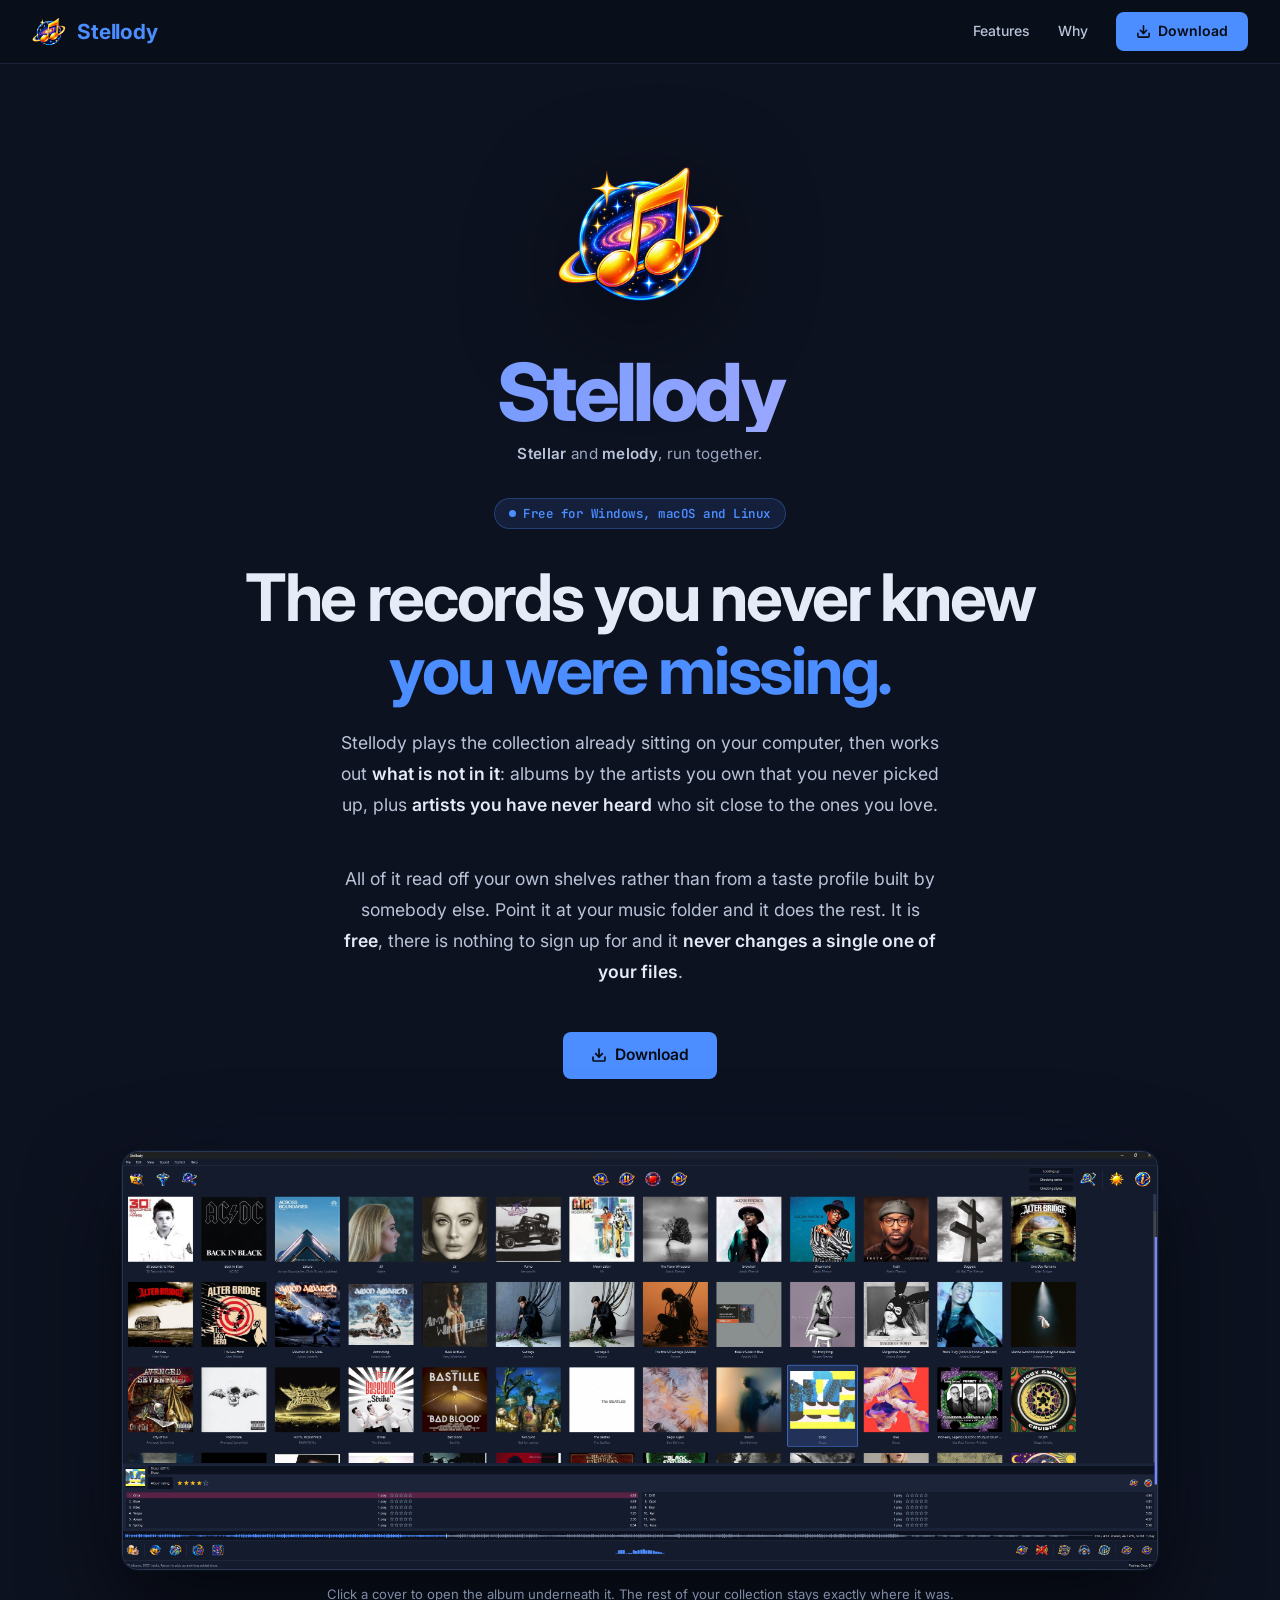
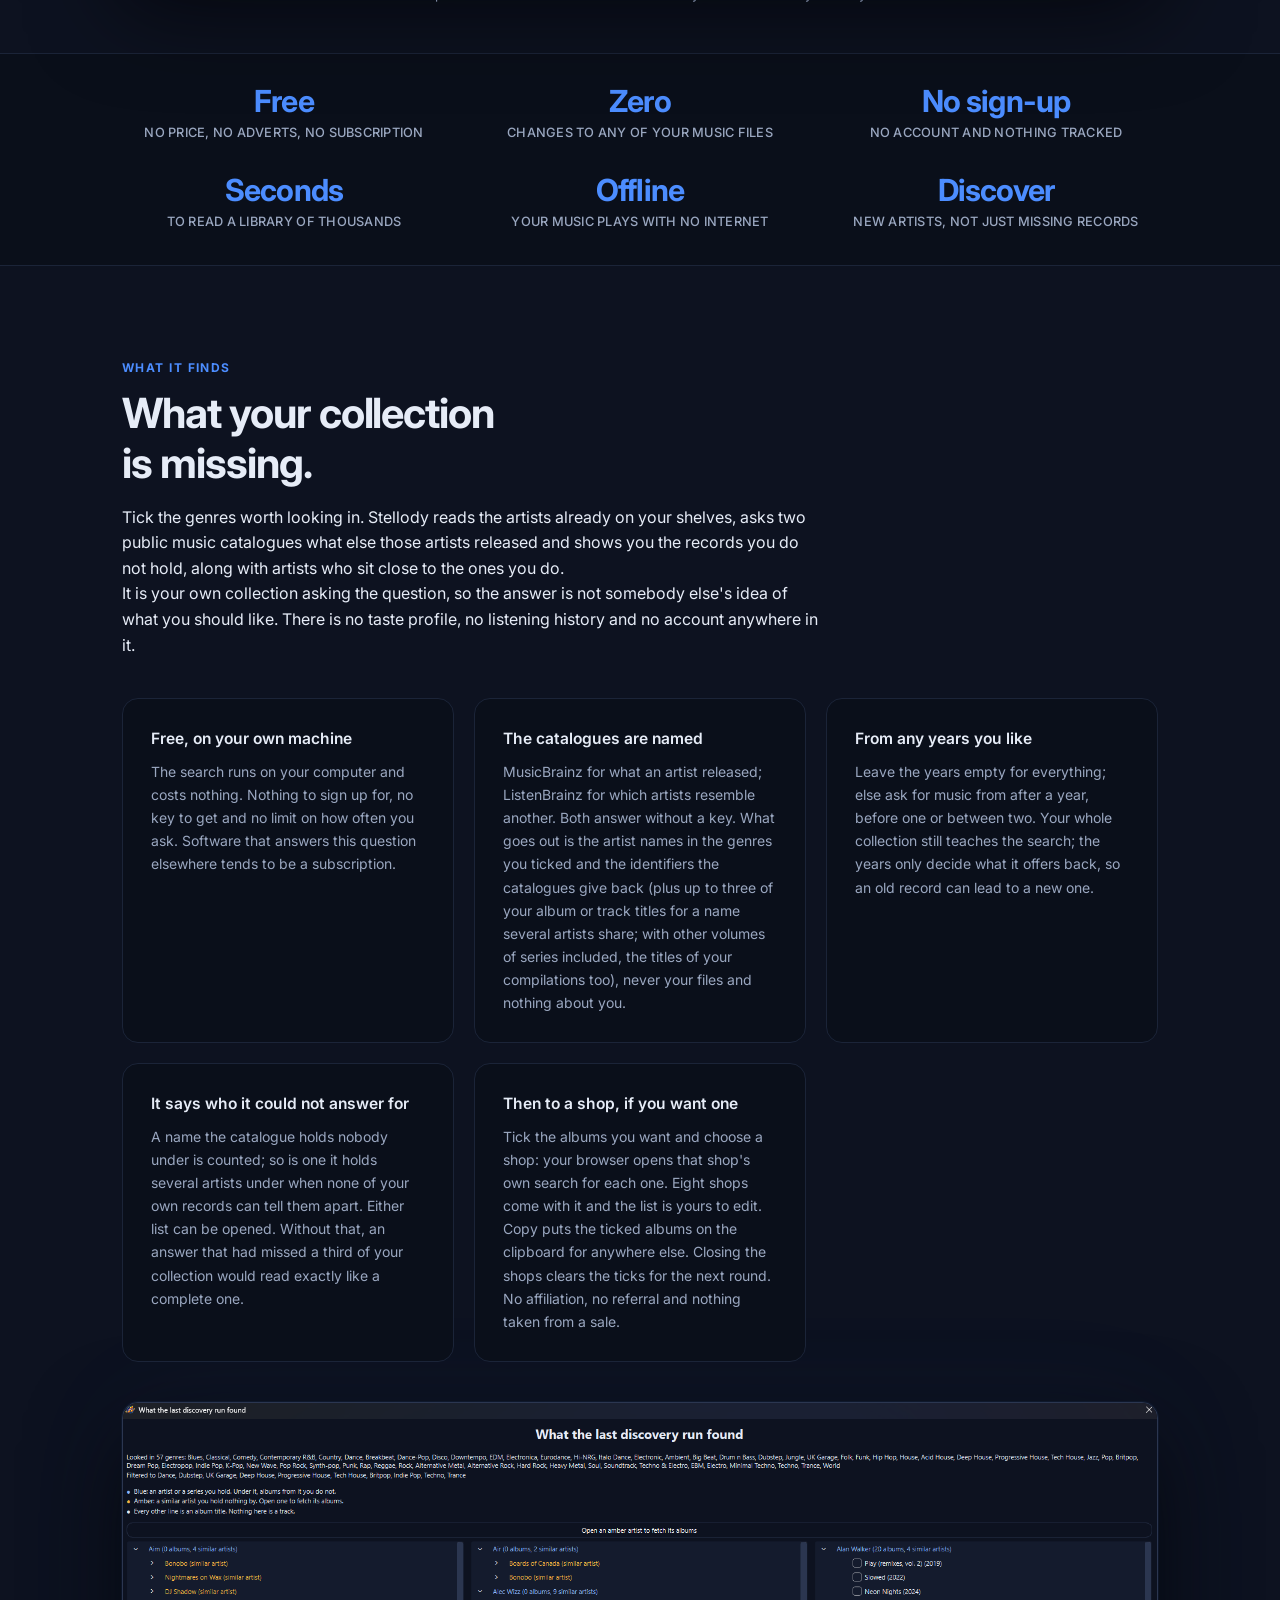
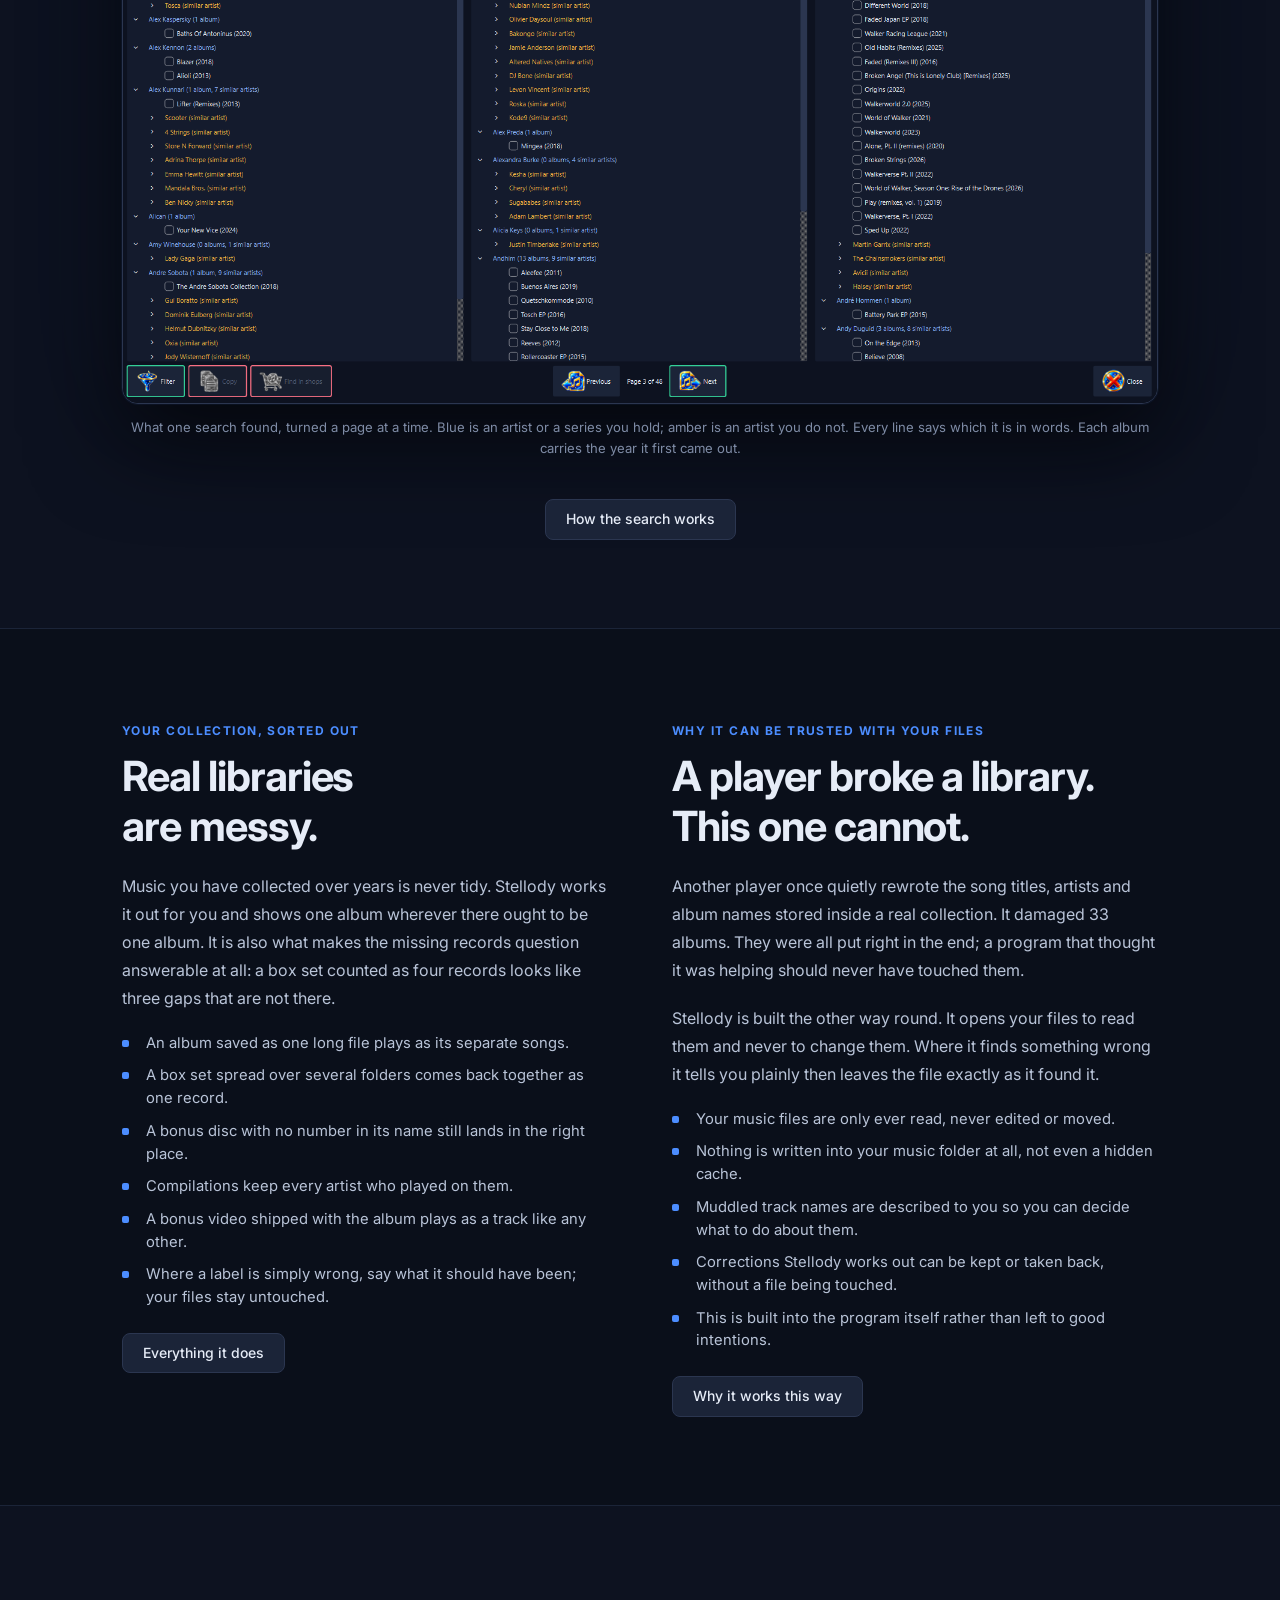
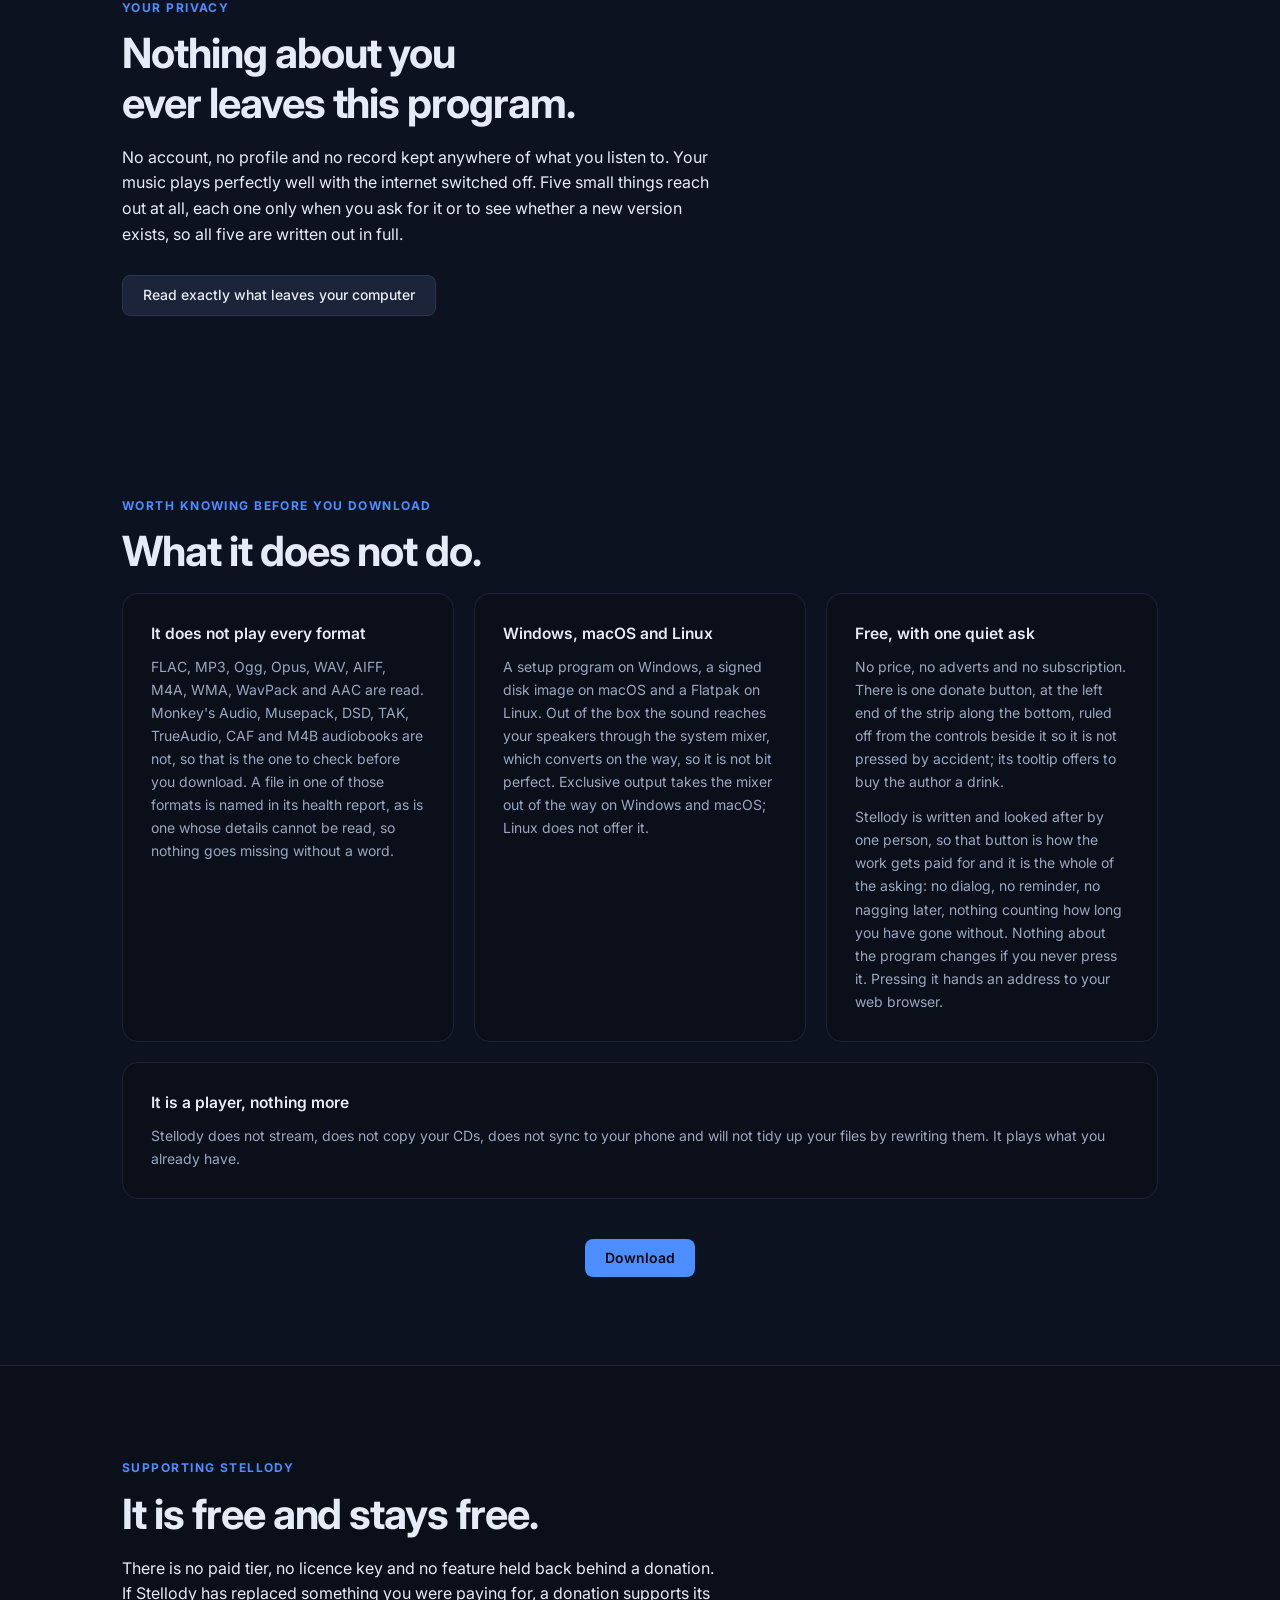
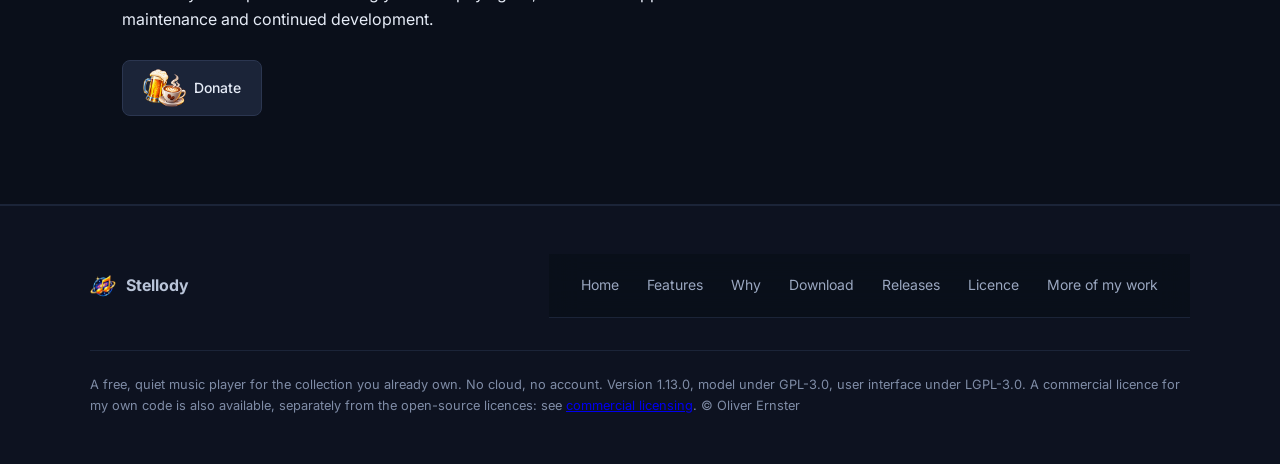
<file: public/index.html>
<!DOCTYPE html>
<html lang="en">
<head>
  <meta charset="UTF-8">
  <meta name="viewport" content="width=device-width, initial-scale=1.0">
  <title>Stellody: find the records your collection is missing</title>
  <meta name="description" content="Stellody plays the music already on your computer, then works out what is missing: albums by artists you own and artists close to them.">
  <link rel="canonical" href="https://stellody.co.uk/">
  <meta name="theme-color" content="#0d1220">
  <!-- Social link previews. og:image must be an absolute URL and a raster
       format; Discord and X will not resolve a relative path or render SVG. -->
  <meta property="og:type" content="website">
  <meta property="og:site_name" content="Stellody">
  <meta property="og:url" content="https://stellody.co.uk/">
  <meta property="og:title" content="Stellody: find the records your collection is missing">
  <meta property="og:description" content="Stellody plays the music already on your computer, then works out what is missing: albums by the artists you own and artists close to them. Read off your own shelves rather than a taste profile. Free; your files are never changed.">
  <meta property="og:image" content="https://stellody.co.uk/social-home.png">
  <meta property="og:image:type" content="image/png">
  <meta property="og:image:width" content="1200">
  <meta property="og:image:height" content="630">
  <meta property="og:image:alt" content="Stellody showing a wall of album sleeves with an album open beneath it">
  <meta property="og:locale" content="en_GB">
  <meta name="twitter:card" content="summary_large_image">
  <meta name="twitter:title" content="Stellody: find the records your collection is missing">
  <meta name="twitter:description" content="Plays the music already on your computer, then works out what is missing from it: albums by artists you own and artists close to them. Free; no files changed.">
  <meta name="twitter:image" content="https://stellody.co.uk/social-home.png">
  <script type="application/ld+json">
  {
    "@context": "https://schema.org",
    "@type": "WebSite",
    "@id": "https://stellody.co.uk/#site",
    "name": "Stellody",
    "url": "https://stellody.co.uk/",
    "inLanguage": "en-GB"
  }
  </script>
  <script type="application/ld+json">
  {
    "@context": "https://schema.org",
    "@type": "SoftwareApplication",
    "@id": "https://stellody.co.uk/#app",
    "name": "Stellody",
    "operatingSystem": ["Windows", "macOS", "Linux"],
    "applicationCategory": "MultimediaApplication",
    "applicationSubCategory": "Music player",
    "description": "Stellody plays the collection already on your computer, then works out what is missing from it: albums by the artists you own and artists who sit close to them, read off your own shelves rather than from a taste profile. No account, no subscription, no adverts and nothing about you sent anywhere. It never changes a single one of your files.",
    "url": "https://stellody.co.uk/",
    "downloadUrl": "https://github.com/oernster/stellody/releases",
    "license": ["https://www.gnu.org/licenses/gpl-3.0.html", "https://www.gnu.org/licenses/lgpl-3.0.html"],
    "image": "https://stellody.co.uk/stellody-512.png",
    "offers": {"@type": "Offer", "price": "0", "priceCurrency": "USD"},
    "author": {"@type": "Person", "name": "Oliver Ernster", "url": "https://github.com/oernster"}
  }
  </script>
  <link rel="icon" href="favicon.ico" sizes="any">
  <link rel="icon" type="image/png" sizes="32x32" href="favicon-32.png">
  <link rel="apple-touch-icon" href="apple-touch-icon.png">
  <link rel="preconnect" href="https://fonts.googleapis.com">
  <link rel="preconnect" href="https://fonts.gstatic.com" crossorigin>
  <link href="https://fonts.googleapis.com/css2?family=Inter:opsz,wght@14..32,300;14..32,400;14..32,500;14..32,600;14..32,700&family=JetBrains+Mono:wght@400;500&display=swap" rel="stylesheet">
  <link rel="stylesheet" href="styles.css?v=112b6fcf17">
</head>
<body>

<!-- Nav -->
<nav>
  <a class="nav-brand" href="./">
    <img src="stellody-512.png" alt="Stellody icon">
    <span>Stellody</span>
  </a>
  <div class="nav-right">
    <a class="nav-link" href="features.html">Features</a>
    <a class="nav-link" href="why.html">Why</a>
    <a class="btn-primary" href="download.html">
      <svg width="15" height="15" viewBox="0 0 24 24" fill="none" stroke="currentColor" stroke-width="2.5" stroke-linecap="round" stroke-linejoin="round"><path d="M21 15v4a2 2 0 0 1-2 2H5a2 2 0 0 1-2-2v-4"/><polyline points="7 10 12 15 17 10"/><line x1="12" y1="15" x2="12" y2="3"/></svg>
      Download
    </a>
  </div>
</nav>

<!-- Hero -->
<section class="hero">
  <img class="hero-icon fade" src="stellody-512.png" width="168" height="168" alt="Stellody app icon" fetchpriority="high" decoding="async">

  <p class="wordmark fade">Stellody</p>
  <p class="wordmark-gloss fade"><strong>Stellar</strong> and <strong>melody</strong>, run together.</p>

  <div class="badge fade">
    <span class="badge-dot"></span>
    Free for Windows, macOS and Linux
  </div>

  <h1 class="fade d1">The records you never knew<br><span class="accent">you were missing.</span></h1>

  <p class="hero-desc fade d2">
    Stellody plays the collection already sitting on your computer, then works out
    <strong>what is not in it</strong>: albums by the artists you own that you never picked up, plus
    <strong>artists you have never heard</strong> who sit close to the ones you love.</p>
  <p class="hero-desc fade d2">All of it read
    off your own shelves rather than from a taste profile built by somebody else. Point it at your
    music folder and it does the rest. It is <strong>free</strong>, there is nothing to sign up for
    and it <strong>never changes a single one of your files</strong>.
  </p>

  <div class="hero-cta fade d3">
    <a class="btn-primary" href="download.html">
      <svg width="16" height="16" viewBox="0 0 24 24" fill="none" stroke="currentColor" stroke-width="2.5" stroke-linecap="round" stroke-linejoin="round"><path d="M21 15v4a2 2 0 0 1-2 2H5a2 2 0 0 1-2-2v-4"/><polyline points="7 10 12 15 17 10"/><line x1="12" y1="15" x2="12" y2="3"/></svg>
      Download
    </a>
  </div>

  <div class="hero-shot fade d4">
    <div class="shot">
      <img src="screenshots/screenshot1.png" width="1720" height="695" alt="Stellody in its dark appearance, showing the collection as a grid of album sleeves. Bicep's album Bicep is picked out and opened in a pane beneath the grid: its cover, its title and its year above a four star album rating, then its twelve tracks laid out in two columns, each track with its play count, a row of rating stars and a length beside it. Orca, the first track and the one playing, is marked on its row in the pane, while the foot of the window reads 626 albums, 8727 tracks at its left and Playing: Orca, Bicep at its right. The menu bar reads File, Edit, View, Sound, Control and Help. The play controls sit in the middle of the tray along the top, with the three discovery bars at rest to the right of them, labelled Looking up, Checking series and Checking styles, each empty because no search is running; discovery, the appearance toggle and Help end the tray. The waveform of the playing track runs along the bottom with a line marking how far it has reached; beside it the time reads 1:30 of 4:33, then what the sound device took: shared, 44.1 kHz, 32 bit, then 1 play. The spectrum display sits in the middle of the strip below it. Volume, mute, the output device, exclusive output and the equalizer are grouped at its right end, then shuffle and repeat.">
    </div>
    <p class="shot-caption">Click a cover to open the album underneath it. The rest of your collection stays exactly where it was.</p>
  </div>
</section>

<!-- Stats bar -->
<div class="stats-bar">
  <div class="stats-inner">
    <div class="stat"><div class="stat-value">Free</div><div class="stat-label">No price, no adverts, no subscription</div></div>
    <div class="stat"><div class="stat-value">Zero</div><div class="stat-label">Changes to any of your music files</div></div>
    <div class="stat"><div class="stat-value">No sign-up</div><div class="stat-label">No account and nothing tracked</div></div>
    <div class="stat"><div class="stat-value">Seconds</div><div class="stat-label">To read a library of thousands</div></div>
    <div class="stat"><div class="stat-value">Offline</div><div class="stat-label">Your music plays with no internet</div></div>
    <div class="stat"><div class="stat-value">Discover</div><div class="stat-label">New artists, not just missing records</div></div>
  </div>
</div>

<!-- Discovery: the thing no other free local player does -->
<section class="section">
  <div class="section-label">What it finds</div>
  <h2 class="section-title">What your collection<br>is missing.</h2>
  <p style="max-width:70ch;">
    Tick the genres worth looking in. Stellody reads the artists already on your shelves, asks two
    public music catalogues what else those artists released and shows you the records you do not
    hold, along with artists who sit close to the ones you do.
  </p>
  <p style="max-width:70ch;">
    It is your own collection asking the question, so the answer is not somebody else's idea of what
    you should like. There is no taste profile, no listening history and no account anywhere in it.
  </p>
  <div class="features-grid" style="margin-top:2.5rem;">
    <div class="feat">
      <h3>Free, on your own machine</h3>
      <p>The search runs on your computer and costs nothing. Nothing to sign up for, no key to get and
      no limit on how often you ask. Software that answers this question elsewhere tends to be a
      subscription.</p>
    </div>
    <div class="feat">
      <h3>The catalogues are named</h3>
      <p>MusicBrainz for what an artist released; ListenBrainz for which artists resemble another. Both
      answer without a key. What goes out is the artist names in the genres you ticked and the
      identifiers the catalogues give back (plus up to three of your album or track titles for a name
      several artists share; with other volumes of series included, the titles of your compilations
      too), never your files and
      nothing about you.</p>
    </div>
    <div class="feat">
      <h3>From any years you like</h3>
      <p>Leave the years empty for everything; else ask for music from after a year, before one or
      between two. Your whole collection still teaches the search; the years only decide what it
      offers back, so an old record can lead to a new one.</p>
    </div>
    <div class="feat">
      <h3>It says who it could not answer for</h3>
      <p>A name the catalogue holds nobody under is counted; so is one it holds several artists under
      when none of your own records can tell them apart.
      Either list can be opened. Without that, an answer that had missed a third of your collection
      would read exactly like a complete one.</p>
    </div>
    <div class="feat">
      <h3>Then to a shop, if you want one</h3>
      <p>Tick the albums you want and choose a shop: your browser opens that shop's own search for each
      one. Eight shops come with it and the list is yours to edit. Copy puts the ticked albums on the
      clipboard for anywhere else. Closing the shops clears the ticks for the next round. No
      affiliation, no referral and nothing taken from a sale.</p>
    </div>
  </div>

  <div class="shot" style="margin-top:2.5rem;">
    <img src="screenshots/discovered.png" width="1722" height="999" alt="The What the last discovery run found window, opened across a wide screen. A line at the top says the search looked in 57 genres and lists them; the next says the answer is filtered to Dance, Dubstep, UK Garage, Deep House, Progressive House, Tech House, Britpop, Indie Pop, Techno and Trance. Under it a key names the three kinds of row: an artist or a series you hold, drawn in blue, with albums from it you do not hold underneath; a similar artist you hold nothing by, drawn in amber, which fetches its albums when opened; every other line, which is an album title. A strip reads Open an amber artist to fetch its albums. The answer is dealt into three columns, among them Aim with 4 similar artists listed in amber beneath it; Alex Kunnari with 1 album and 7 similar artists; Alan Walker with 20 albums and 4 similar artists. Every album has a tick box with the year it first came out beside its title. Nothing is ticked, so Copy and Find in shops are outlined in red and shut off. One row runs under the columns: Filter, Copy and Find in shops at the left, then Previous and Next with the words Page 3 of 48 between them, Next ringed in green, then Close at the right.">
  </div>
  <p class="shot-caption">What one search found, turned a page at a time. Blue is an artist or a series you hold; amber is an artist you do not. Every line says which it is in words. Each album carries the year it first came out.</p>

  <p style="text-align:center;margin-top:2.5rem;">
    <a class="btn-secondary" href="discovery.html">How the search works</a>
  </p>
</section>

<!-- Never writes -->
<div class="split-band">
  <section class="section">
    <div class="split-grid">
      <div class="split-text">
        <div class="section-label">Your collection, sorted out</div>
        <h2 class="section-title" style="margin-bottom:1.25rem;">Real libraries<br>are messy.</h2>
        <p>
          Music you have collected over years is never tidy. Stellody works it out for you and shows one
          album wherever there ought to be one album. It is also what makes the missing records question
          answerable at all: a box set counted as four records looks like three gaps that are not there.
        </p>
        <ul>
          <li>An album saved as one long file plays as its separate songs.</li>
          <li>A box set spread over several folders comes back together as one record.</li>
          <li>A bonus disc with no number in its name still lands in the right place.</li>
          <li>Compilations keep every artist who played on them.</li>
          <li>A bonus video shipped with the album plays as a track like any other.</li>
          <li>Where a label is simply wrong, say what it should have been; your files stay untouched.</li>
        </ul>
        <a class="btn-secondary" href="features.html">Everything it does</a>
      </div>
      <div class="split-text">
        <div class="section-label">Why it can be trusted with your files</div>
        <h2 class="section-title" style="margin-bottom:1.25rem;">A player broke a library.<br>This one cannot.</h2>
        <p>
          Another player once quietly rewrote the song titles, artists and album names stored inside a
          real collection. It damaged 33 albums. They were all put right in the end; a program that
          thought it was helping should never have touched them.
        </p>
        <p>
          Stellody is built the other way round. It opens your files to read them and never to change
          them. Where it finds something wrong it tells you plainly then leaves the file exactly as it
          found it.
        </p>
        <ul>
          <li>Your music files are only ever read, never edited or moved.</li>
          <li>Nothing is written into your music folder at all, not even a hidden cache.</li>
          <li>Muddled track names are described to you so you can decide what to do about them.</li>
          <li>Corrections Stellody works out can be kept or taken back, without a file being touched.</li>
          <li>This is built into the program itself rather than left to good intentions.</li>
        </ul>
        <a class="btn-secondary" href="why.html">Why it works this way</a>
      </div>
    </div>
  </section>
</div>

<!-- Privacy, in one line, with the detail on the Why page -->
<section class="section">
  <div class="section-label">Your privacy</div>
  <h2 class="section-title">Nothing about you<br>ever leaves this program.</h2>
  <p style="max-width:60ch;">
    No account, no profile and no record kept anywhere of what you listen to. Your music plays
    perfectly well with the internet switched off. Five small things reach out at all, each one only
    when you ask for it or to see whether a new version exists, so all five are written out in full.
  </p>
  <p style="margin-top:1.75rem;">
    <a class="btn-secondary" href="why.html">Read exactly what leaves your computer</a>
  </p>
</section>

<!-- Honest about -->
<section class="section">
  <div class="section-label">Worth knowing before you download</div>
  <h2 class="section-title">What it does not do.</h2>
  <div class="features-grid">
    <div class="feat">
      <h3>It does not play every format</h3>
      <p>FLAC, MP3, Ogg, Opus, WAV, AIFF, M4A, WMA, WavPack and AAC are read. Monkey's Audio, Musepack,
      DSD, TAK, TrueAudio, CAF and M4B audiobooks are not, so that is the one to check before you download. A file in one of
      those formats is named in its health report, as is one whose details cannot be read, so nothing
      goes missing without a word.</p>
    </div>
    <div class="feat">
      <h3>Windows, macOS and Linux</h3>
      <p>A setup program on Windows, a signed disk image on macOS and a Flatpak on Linux. Out of the box
      the sound reaches your speakers through the system mixer, which converts on the way, so it is not
      bit perfect. Exclusive output takes the mixer out of the way on Windows and macOS; Linux does not
      offer it.</p>
    </div>
    <div class="feat">
      <h3>Free, with one quiet ask</h3>
      <p>No price, no adverts and no subscription. There is one donate button, at the left end of the
      strip along the bottom, ruled off from the controls beside it so it is not pressed by accident;
      its tooltip offers to buy the author a drink.</p>
      <p>Stellody is written and looked after by one person,
      so that button is how the work gets paid for and it is the whole of the asking: no dialog, no
      reminder, no nagging later, nothing counting how long you have gone without. Nothing about the
      program changes if you never press it. Pressing it hands an address to your web browser.</p>
    </div>
    <div class="feat">
      <h3>It is a player, nothing more</h3>
      <p>Stellody does not stream, does not copy your CDs, does not sync to your phone and will not tidy
      up your files by rewriting them. It plays what you already have.</p>
    </div>
  </div>
  <p style="text-align:center;margin-top:2.5rem;">
    <a class="btn-primary" href="download.html">Download</a>
  </p>
</section>

<!-- Supporting -->
<div class="split-band">
  <section class="section">
    <div class="section-label">Supporting Stellody</div>
    <h2 class="section-title">It is free and stays free.</h2>
    <p style="max-width:60ch;">
      There is no paid tier, no licence key and no feature held back behind a donation. If Stellody
      has replaced something you were paying for, a donation supports its maintenance and continued
      development.
    </p>
    <p style="margin-top:1.75rem;">
      <a class="btn-secondary" href="https://www.paypal.com/ncp/payment/A7PWRKSKXHBGC"><img src="donate.png" alt="">Donate</a>
    </p>
  </section>
</div>

<!-- Footer -->
<footer>
  <div class="footer-inner">
    <div class="footer-top">
      <a class="footer-brand" href="./">
        <img src="stellody-512.png" alt="Stellody">
        <span>Stellody</span>
      </a>
      <nav class="footer-links">
        <a href="./">Home</a>
        <a href="features.html">Features</a>
        <a href="why.html">Why</a>
        <a href="download.html">Download</a>
        <a href="https://github.com/oernster/stellody/releases">Releases</a>
        <a href="https://github.com/oernster/stellody/blob/main/LICENSE">Licence</a>
        <a href="https://ernster.dev">More of my work</a>
      </nav>
    </div>
    <div class="footer-bottom">
      <p>A free, quiet music player for the collection you already own. No cloud, no account.
      Version <!--VERSION-->1.13.0<!--/VERSION-->, model under GPL-3.0, user interface under LGPL-3.0.
      A commercial licence for my own code is also available, separately from the open-source licences: see <a href="https://ernster.dev/commercial-licensing.html">commercial licensing</a>.
      &copy; Oliver Ernster</p>
    </div>
  </div>
</footer>

</body>
</html>
</file>
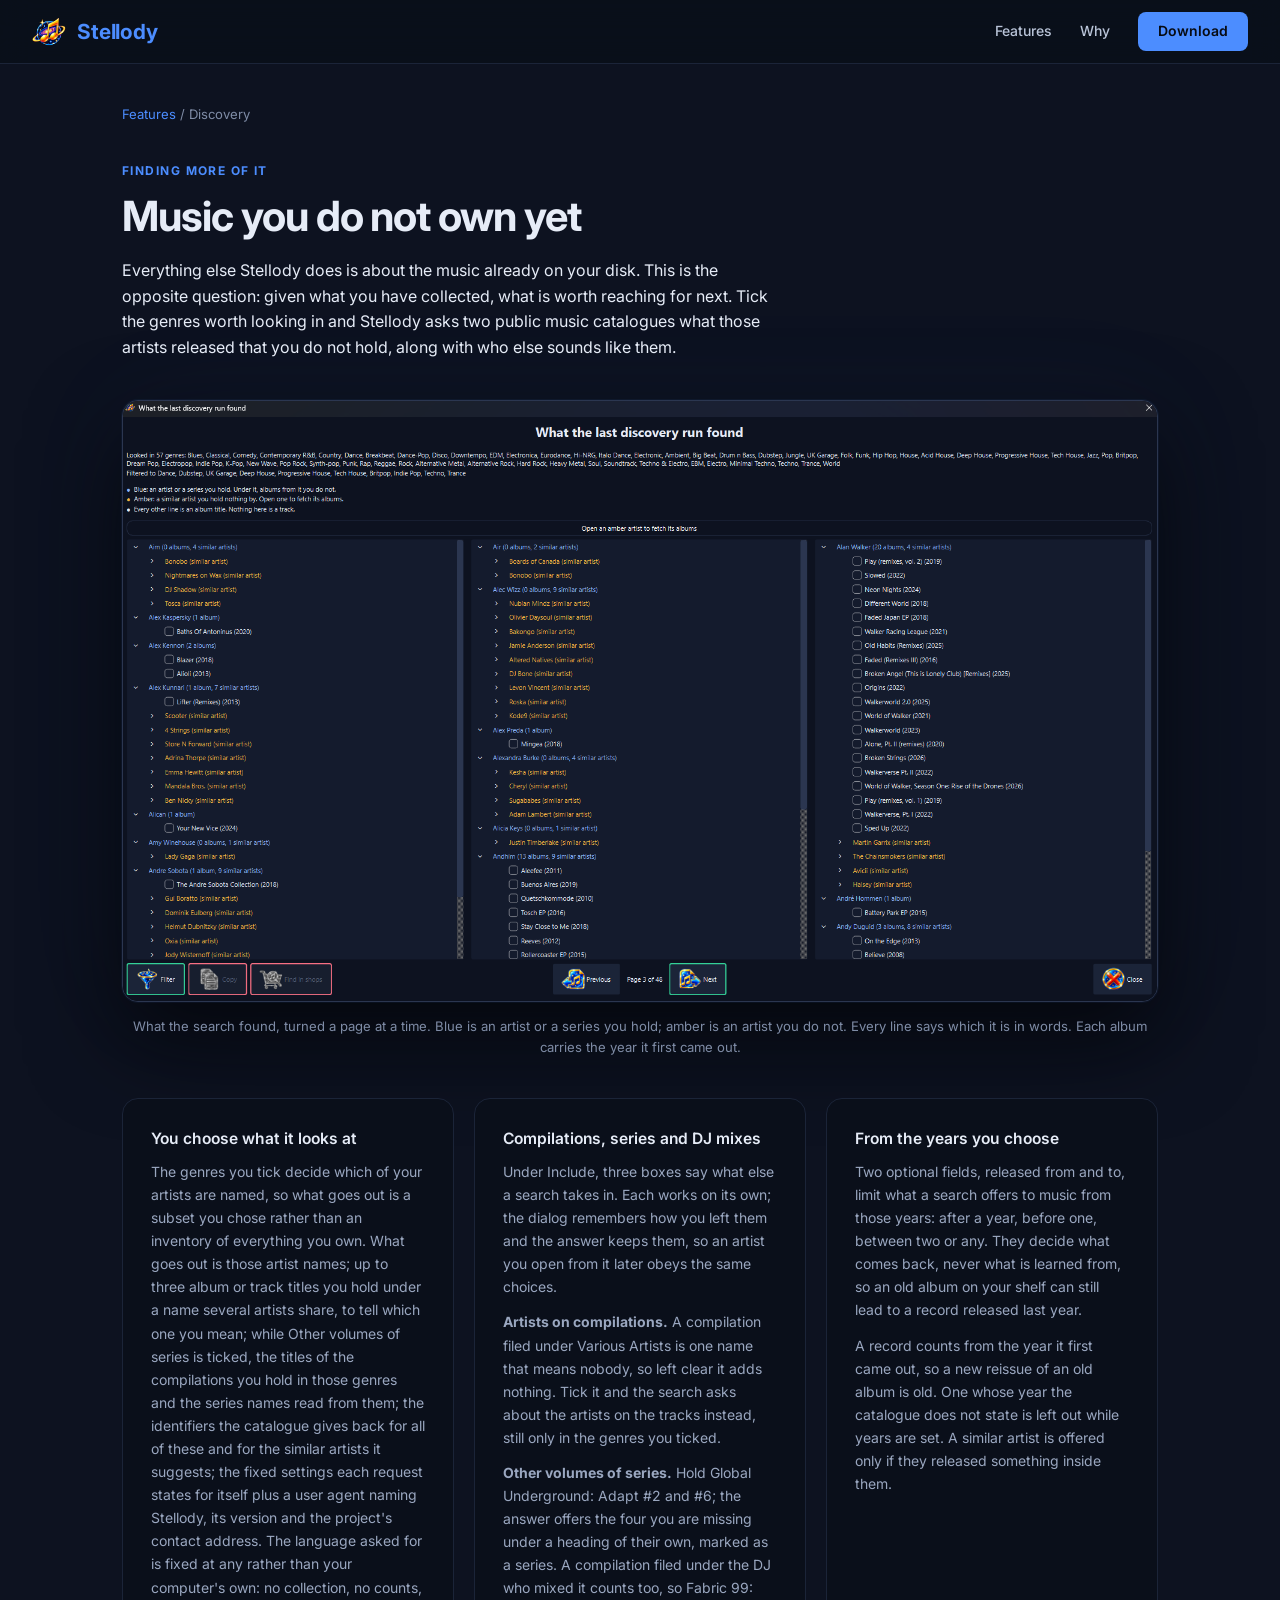
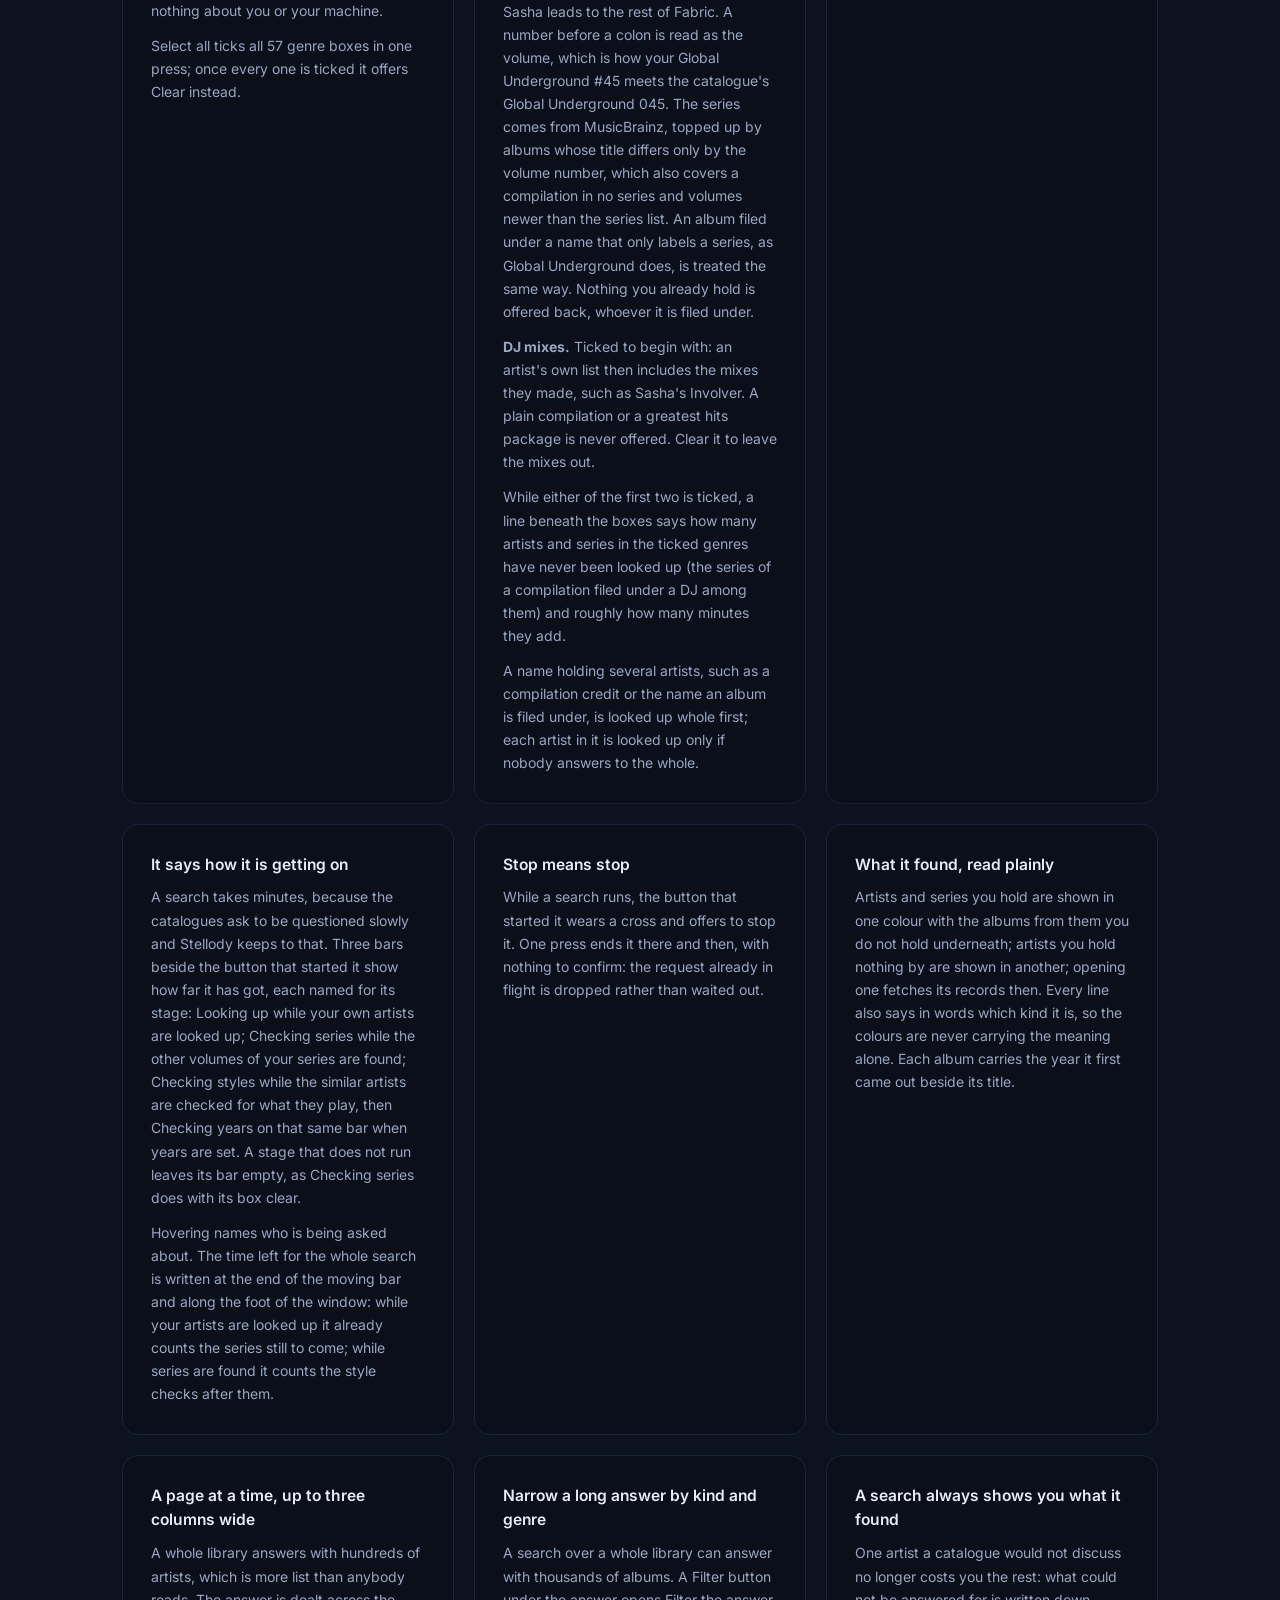
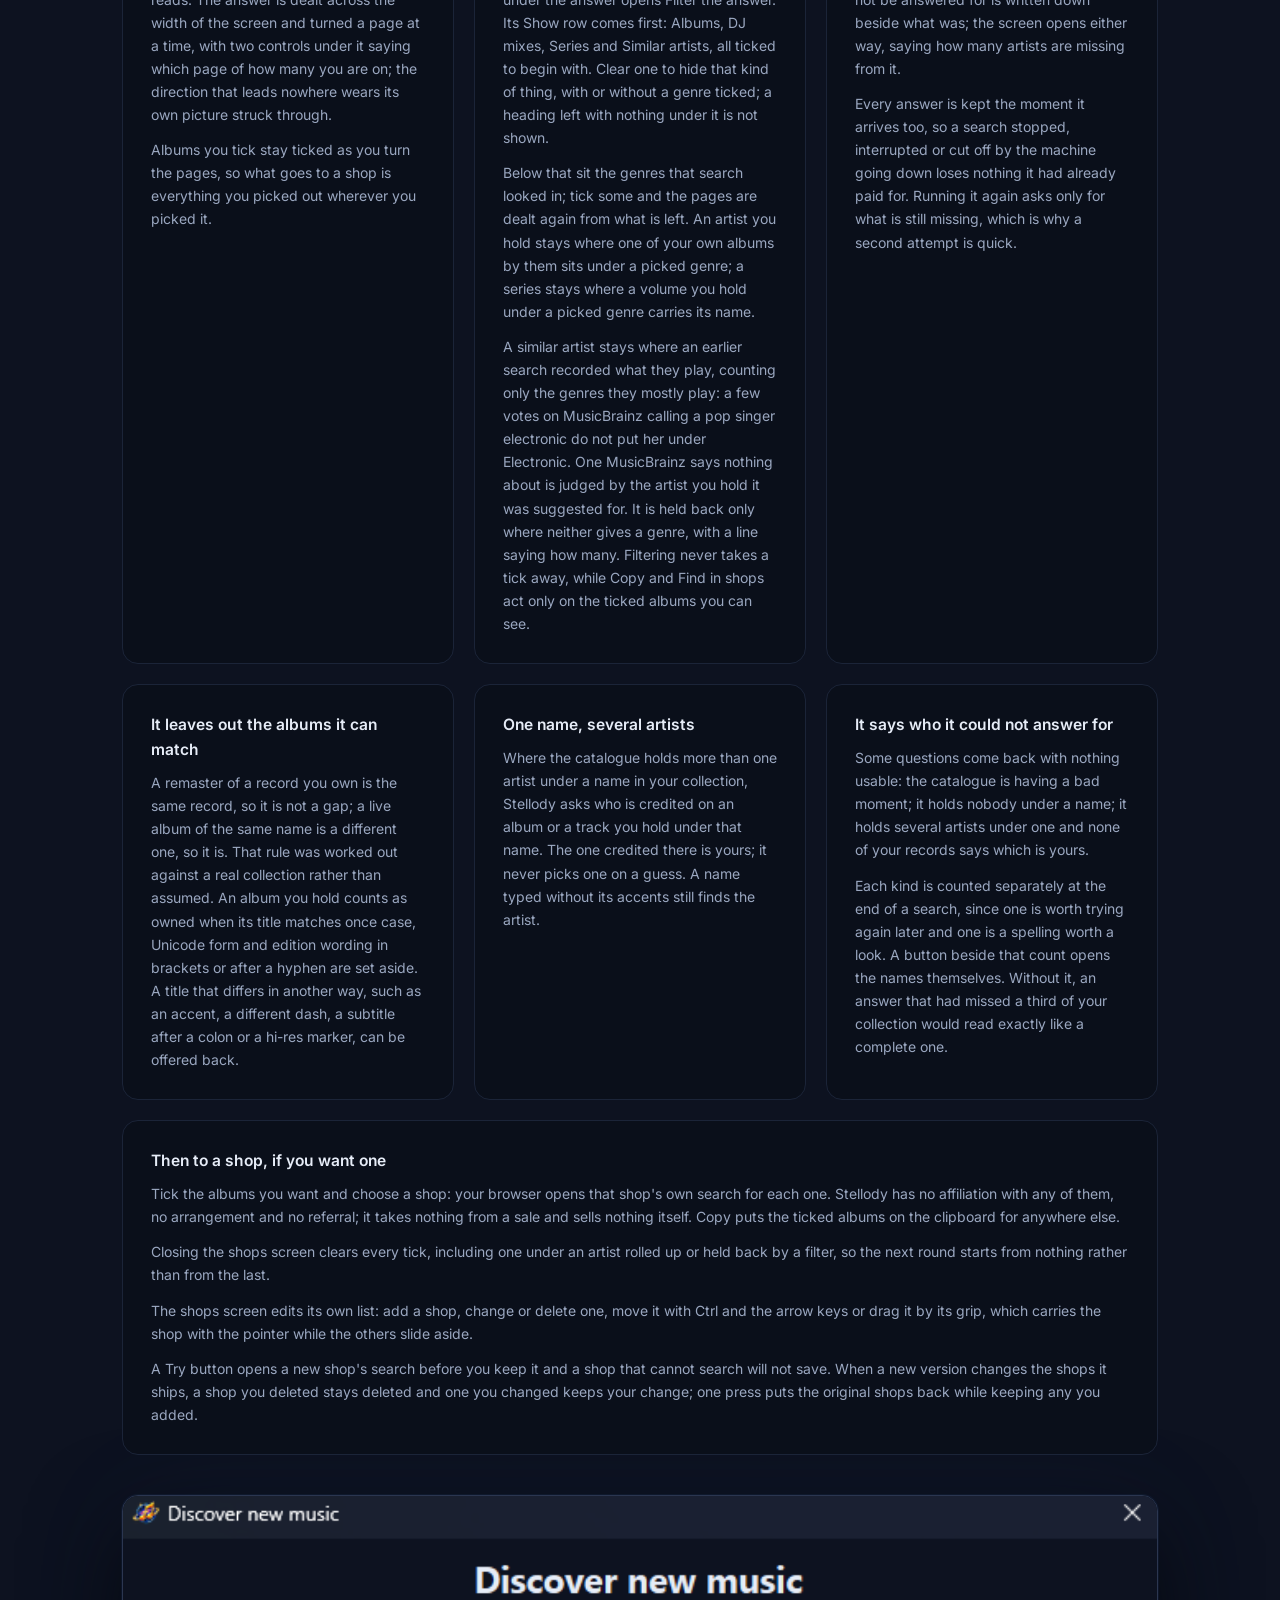
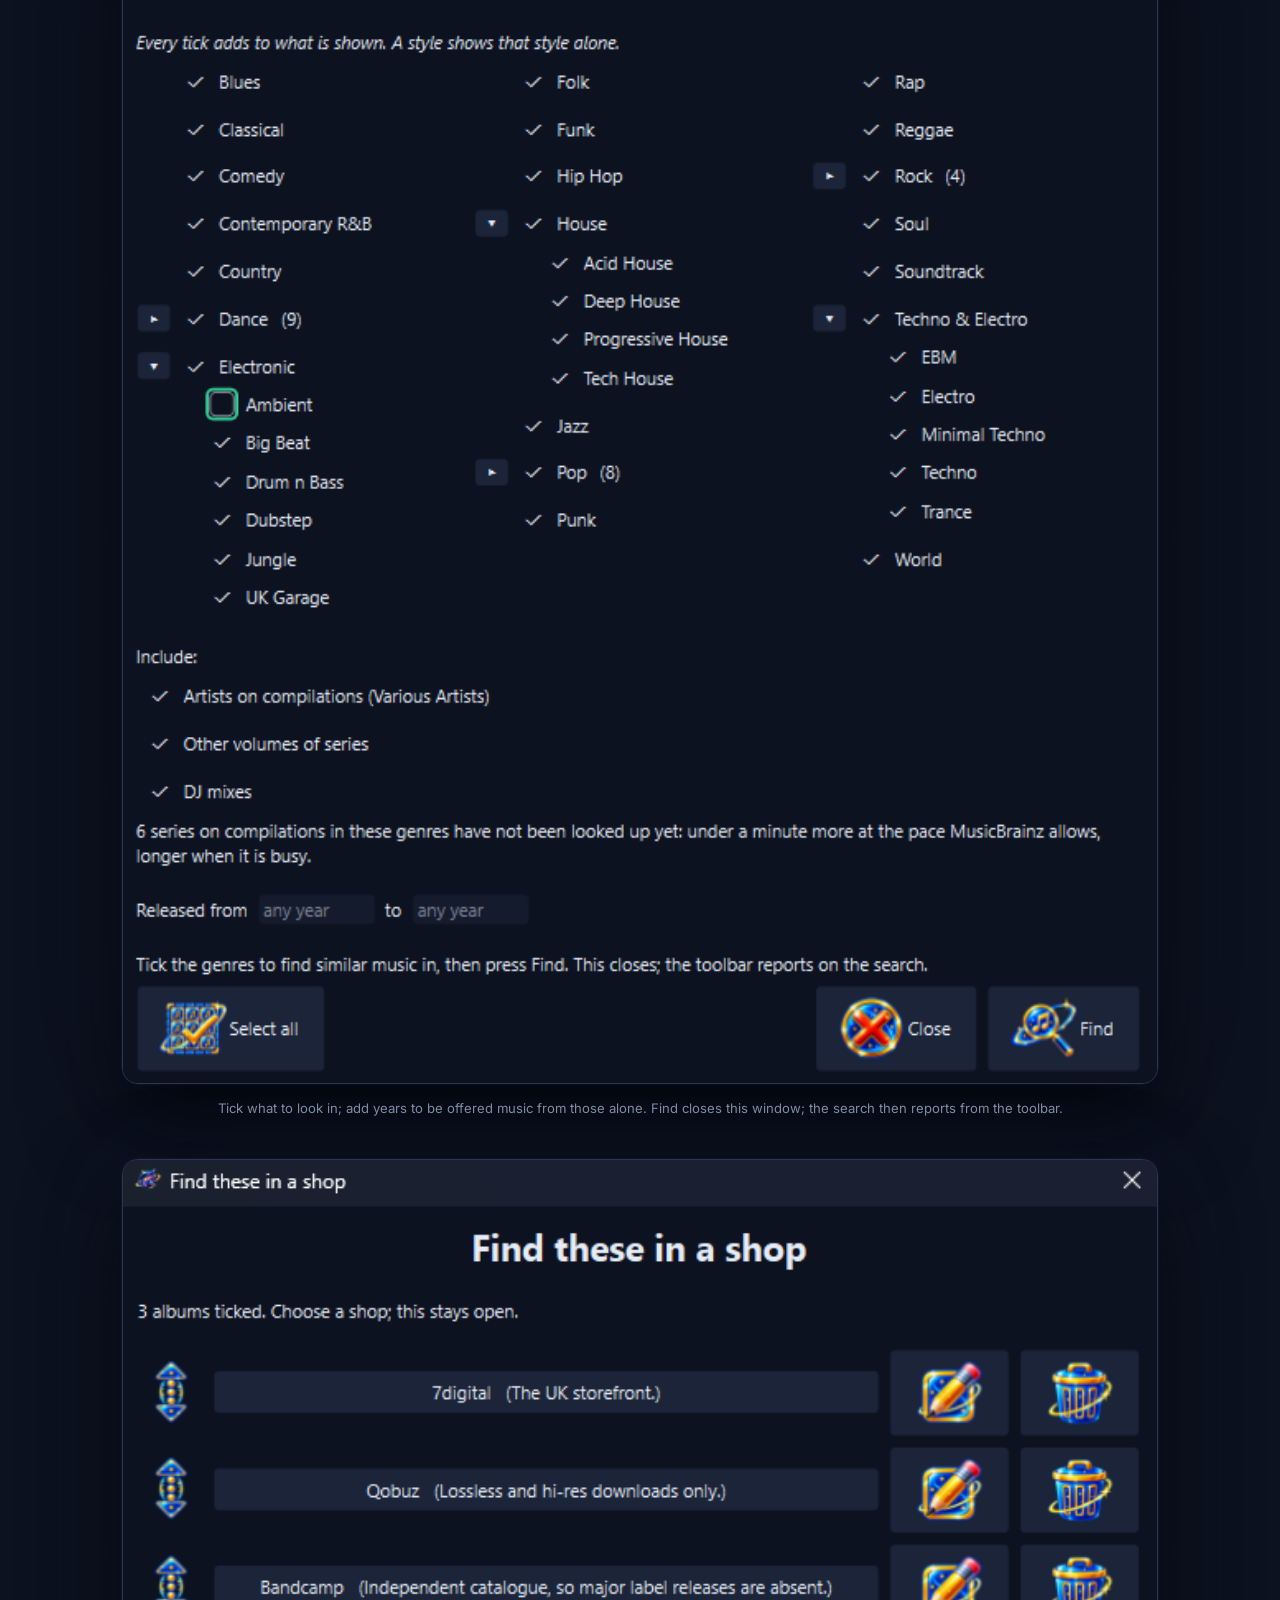
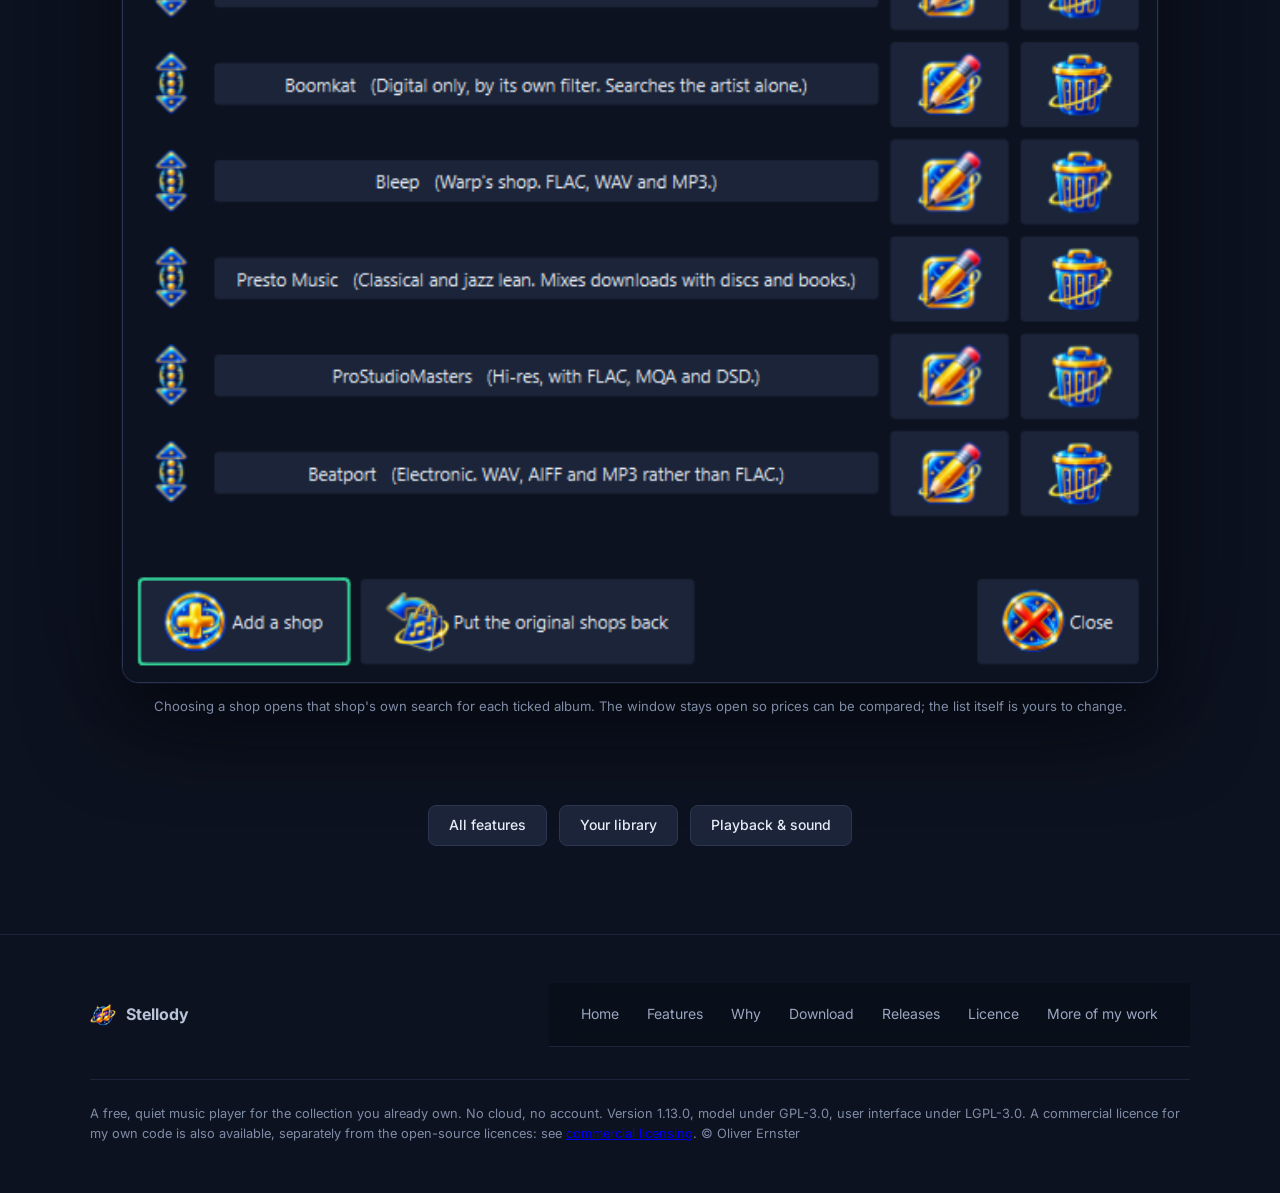
<file: public/discovery.html>
<!DOCTYPE html>
<html lang="en">
<head>
  <meta charset="UTF-8">
  <meta name="viewport" content="width=device-width, initial-scale=1.0">
  <title>Stellody discovery: the music you do not own yet</title>
  <meta name="description" content="How Stellody uses the collection you already own to find the records you do not: what it asks MusicBrainz and ListenBrainz, compilations, series and DJ mixes, years, stopping, filtering the answer and taking it to a shop.">
  <link rel="canonical" href="https://stellody.co.uk/discovery.html">
  <meta name="theme-color" content="#0d1220">
  <meta property="og:type" content="website">
  <meta property="og:site_name" content="Stellody">
  <meta property="og:url" content="https://stellody.co.uk/discovery.html">
  <meta property="og:title" content="Stellody discovery: the music you do not own yet">
  <meta property="og:description" content="How Stellody uses the collection you already own to find the records you do not: what it asks MusicBrainz and ListenBrainz, compilations, series and DJ mixes, years, stopping, filtering the answer and taking it to a shop.">
  <meta property="og:image" content="https://stellody.co.uk/stellody-512.png">
  <meta property="og:image:alt" content="Stellody app icon">
  <meta property="og:locale" content="en_GB">
  <meta name="twitter:card" content="summary">
  <script type="application/ld+json">
  {
    "@context": "https://schema.org",
    "@type": "WebPage",
    "name": "Stellody discovery: the music you do not own yet",
    "description": "How Stellody uses the collection you already own to find the records you do not: what it asks MusicBrainz and ListenBrainz, compilations, series and DJ mixes, years, stopping, filtering the answer and taking it to a shop.",
    "url": "https://stellody.co.uk/discovery.html",
    "primaryImageOfPage": "https://stellody.co.uk/stellody-512.png",
    "isPartOf": {"@type": "WebSite", "@id": "https://stellody.co.uk/#site",
                 "name": "Stellody", "url": "https://stellody.co.uk/"},
    "about": {"@id": "https://stellody.co.uk/#app"},
    "inLanguage": "en-GB"
  }
  </script>
  <link rel="icon" href="favicon.ico" sizes="any">
  <link rel="icon" type="image/png" sizes="32x32" href="favicon-32.png">
  <link rel="apple-touch-icon" href="apple-touch-icon.png">
  <link rel="preconnect" href="https://fonts.googleapis.com">
  <link rel="preconnect" href="https://fonts.gstatic.com" crossorigin>
  <link href="https://fonts.googleapis.com/css2?family=Inter:opsz,wght@14..32,300;14..32,400;14..32,500;14..32,600;14..32,700&family=JetBrains+Mono:wght@400;500&display=swap" rel="stylesheet">
  <link rel="stylesheet" href="styles.css?v=112b6fcf17">
</head>
<body>

<nav>
  <a class="nav-brand" href="./">
    <img src="stellody-512.png" alt="Stellody icon">
    <span>Stellody</span>
  </a>
  <div class="nav-right">
    <a class="nav-link" href="features.html">Features</a>
    <a class="nav-link" href="why.html">Why</a>
    <a class="btn-primary" href="download.html">Download</a>
  </div>
</nav>

<div class="crumb">
  <a href="features.html">Features</a> <span aria-hidden="true">/</span> Discovery
</div>

<section class="section">
  <div class="section-label">Finding more of it</div>
  <h2 class="section-title">Music you do not own yet</h2>
  <p style="max-width:65ch;">
    Everything else Stellody does is about the music already on your disk. This is the opposite question:
    given what you have collected, what is worth reaching for next. Tick the genres worth looking in and Stellody
    asks two public music catalogues what those artists released that you do not hold, along with who
    else sounds like them.
  </p>
  <div class="shot" style="margin-top:2.5rem;">
    <img src="screenshots/discovered.png" width="1722" height="999" alt="The What the last discovery run found window, opened across a wide screen. A line at the top says the search looked in 57 genres and lists them; the next says the answer is filtered to Dance, Dubstep, UK Garage, Deep House, Progressive House, Tech House, Britpop, Indie Pop, Techno and Trance. Under it a key names the three kinds of row: an artist or a series you hold, drawn in blue, with albums from it you do not hold underneath; a similar artist you hold nothing by, drawn in amber, which fetches its albums when opened; every other line, which is an album title. A strip reads Open an amber artist to fetch its albums. The answer is dealt into three columns, among them Aim with 4 similar artists listed in amber beneath it; Alex Kunnari with 1 album and 7 similar artists; Alan Walker with 20 albums and 4 similar artists. Every album has a tick box with the year it first came out beside its title. Nothing is ticked, so Copy and Find in shops are outlined in red and shut off. One row runs under the columns: Filter, Copy and Find in shops at the left, then Previous and Next with the words Page 3 of 48 between them, Next ringed in green, then Close at the right.">
  </div>
  <p class="shot-caption">What the search found, turned a page at a time. Blue is an artist or a series you hold; amber is an artist you do not. Every line says which it is in words. Each album carries the year it first came out.</p>

  <div class="features-grid" style="margin-top:2.5rem;">
    <div class="feat">
      <h3>You choose what it looks at</h3>
      <p>The genres you tick decide which of your artists are named, so what goes out is a subset you
      chose rather than an inventory of everything you own. What goes out is those artist names; up
      to three album or track titles you hold under a name several artists share, to tell which one
      you mean; while Other volumes of series is ticked, the titles of the compilations you hold in
      those genres and the series names read from them; the identifiers the catalogue gives back for all of these and for the
      similar artists it suggests; the fixed
      settings each request states for itself plus a user agent naming Stellody, its version and the
      project's contact address. The language asked for is fixed at any rather than your computer's
      own: no collection, no counts, nothing about you or your machine.</p>
      <p>Select all ticks all 57 genre boxes in one press; once every one is ticked it offers Clear
      instead.</p>
    </div>
    <div class="feat">
      <h3>Compilations, series and DJ mixes</h3>
      <p>Under Include, three boxes say what else a search takes in. Each works on its own; the
      dialog remembers how you left them and the answer keeps them, so an artist you open from it
      later obeys the same choices.</p>
      <p><strong>Artists on compilations.</strong> A compilation filed under Various Artists is one
      name that means nobody, so left clear it adds nothing. Tick it and the search asks about the
      artists on the tracks instead, still only in the genres you ticked.</p>
      <p><strong>Other volumes of series.</strong> Hold Global Underground: Adapt #2 and #6; the
      answer offers the four you are missing under a heading of their own, marked as a series. A
      compilation filed under the DJ who mixed it counts too, so Fabric 99: Sasha leads to the rest
      of Fabric. A number before a colon is read as the volume, which is how your Global Underground
      #45 meets the catalogue's Global Underground 045. The series comes from MusicBrainz, topped up
      by albums whose title differs only by the volume number, which also covers a compilation in no
      series and volumes newer than the series list. An album filed under a name that only labels a
      series, as Global Underground does, is treated the same way. Nothing you already hold is
      offered back, whoever it is filed under.</p>
      <p><strong>DJ mixes.</strong> Ticked to begin with: an artist's own list then includes the
      mixes they made, such as Sasha's Involver. A plain compilation or a greatest hits package is
      never offered. Clear it to leave the mixes out.</p>
      <p>While either of the first two is ticked, a line beneath the boxes says how many artists and
      series in the ticked genres have never been looked up (the series of a compilation filed under
      a DJ among them) and roughly how many minutes they add.</p>
      <p>A name holding several artists, such as a compilation credit or the name an album is filed
      under, is looked up whole first; each artist in it is looked up only if nobody answers to the
      whole.</p>
    </div>
    <div class="feat">
      <h3>From the years you choose</h3>
      <p>Two optional fields, released from and to, limit what a search offers to music from those
      years: after a year, before one, between two or any. They decide what comes back, never what is
      learned from, so an old album on your shelf can still lead to a record released last year.</p>
      <p>A record counts from the year it first came out, so a new reissue of an old album is old. One
      whose year the catalogue does not state is left out while years are set. A similar artist is
      offered only if they released something inside them.</p>
    </div>
    <div class="feat">
      <h3>It says how it is getting on</h3>
      <p>A search takes minutes, because the catalogues ask to be questioned slowly and Stellody keeps
      to that. Three bars beside the button that started it show how far it has got, each named for
      its stage: Looking up while your own artists are looked up; Checking series while the other
      volumes of your series are found; Checking styles while the similar artists are checked for
      what they play, then Checking years on that same bar when years are set. A stage that does not
      run leaves its bar empty, as Checking series does with its box clear.</p>
      <p>Hovering names who is being asked about. The time left for the whole search is written at
      the end of the moving bar and along the foot of the window: while your artists are looked up
      it already counts the series still to come; while series are found it counts the style checks
      after them.</p>
    </div>
    <div class="feat">
      <h3>Stop means stop</h3>
      <p>While a search runs, the button that started it wears a cross and offers to stop it. One press
      ends it there and then, with nothing to confirm: the request already in flight is dropped rather
      than waited out.</p>
    </div>
    <div class="feat">
      <h3>What it found, read plainly</h3>
      <p>Artists and series you hold are shown in one colour with the albums from them you do not
      hold underneath;
      artists you hold nothing by are shown in another; opening one fetches its records then. Every
      line also says in words which kind it is, so the colours are never carrying the meaning alone.
      Each album carries the year it first came out beside its title.</p>
    </div>
    <div class="feat">
      <h3>A page at a time, up to three columns wide</h3>
      <p>A whole library answers with hundreds of artists, which is more list than anybody reads. The
      answer is dealt across the width of the screen and turned a page at a time, with two controls
      under it saying which page of how many you are on; the direction that leads nowhere wears its
      own picture struck through.</p>
      <p>Albums you tick stay ticked as you turn the pages, so what goes to
      a shop is everything you picked out wherever you picked it.</p>
    </div>
    <div class="feat">
      <h3>Narrow a long answer by kind and genre</h3>
      <p>A search over a whole library can answer with thousands of albums. A Filter button under the
      answer opens Filter the answer. Its Show row comes first: Albums, DJ mixes, Series and Similar
      artists, all ticked to begin with. Clear one to hide that kind of thing, with or without a genre
      ticked; a heading left with nothing under it is not shown.</p>
      <p>Below that sit the genres that search looked in; tick some and the pages are dealt again from
      what is left. An artist you hold stays where one of your own albums by them sits under a picked
      genre; a series stays where a volume you hold under a picked genre carries its name.</p>
      <p>A similar artist stays where an earlier search recorded what they play, counting only the
      genres they mostly play: a few votes on MusicBrainz calling a pop singer electronic do not put
      her under Electronic. One MusicBrainz says
      nothing about is judged by the artist you hold it was suggested for. It is held back only where
      neither gives a genre, with a line saying how many. Filtering never takes a tick away, while Copy and Find in shops act only on
      the ticked albums you can see.</p>
    </div>
    <div class="feat">
      <h3>A search always shows you what it found</h3>
      <p>One artist a catalogue would not discuss no longer costs you the rest: what could not be
      answered for is written down beside what was; the screen opens either way, saying how many
      artists are missing from it.</p>
      <p>Every answer is kept the moment it arrives too, so a search
      stopped, interrupted or cut off by the machine going down loses nothing it had already paid
      for. Running it again asks only for what is still missing, which is why a second attempt is
      quick.</p>
    </div>
    <div class="feat">
      <h3>It leaves out the albums it can match</h3>
      <p>A remaster of a record you own is the same record, so it is not a gap; a live album of the same
      name is a different one, so it is. That rule was worked out against a real collection rather than
      assumed. An album you hold counts as owned when its title matches once case, Unicode form and
      edition wording in brackets or after a hyphen are set aside. A title that differs in another way,
      such as an accent, a different dash, a subtitle after a colon or a hi-res marker, can be offered
      back.</p>
    </div>
    <div class="feat">
      <h3>One name, several artists</h3>
      <p>Where the catalogue holds more than one artist under a name in your collection, Stellody asks
      who is credited on an album or a track you hold under that name. The one credited there is yours;
      it never picks one on a guess. A name typed without its accents still finds the artist.</p>
    </div>
    <div class="feat">
      <h3>It says who it could not answer for</h3>
      <p>Some questions come back with nothing usable: the catalogue is having a bad moment; it holds
      nobody under a name; it holds several artists under one and none of your records says which is
      yours.</p>
      <p>Each kind is counted separately at the end of a search, since one is worth trying again
      later and one is a spelling worth a look. A button beside that count opens the names themselves.
      Without it, an answer that had missed a third of your collection would read exactly like a
      complete one.</p>
    </div>
    <div class="feat">
      <h3>Then to a shop, if you want one</h3>
      <p>Tick the albums you want and choose a shop: your browser opens that shop's own search for each
      one. Stellody has no affiliation with any of them, no arrangement and no referral; it takes
      nothing from a sale and sells nothing itself. Copy puts the ticked albums on the clipboard for
      anywhere else.</p>
      <p>Closing the shops screen clears every tick, including one under an artist rolled up or held
      back by a filter, so the next round starts from nothing rather than from the last.</p>
      <p>The shops screen edits its own list: add a shop, change or delete one, move it with Ctrl and
      the arrow keys or drag it by its grip, which carries the shop with the pointer while the others
      slide aside.</p>
      <p>A Try button opens a new shop's search before you keep it and a shop that cannot
      search will not save. When a new version changes the shops it ships, a shop you deleted stays
      deleted and one you changed keeps your change; one press puts the original shops back while
      keeping any you added.</p>
    </div>
  </div>

  <div class="shot" style="margin-top:2.5rem;">
    <img src="screenshots/discover.png" width="628" height="721" alt="The Discover new music window: the same genre catalogue the filter uses, in three columns of tick boxes. Every genre that has styles carries an arrow beside it that folds them away. Every genre is ticked bar Ambient, whose empty box is ringed in green. Electronic, House and Techno &amp; Electro are open, with their styles indented beneath them; Dance, Pop and Rock are folded, each showing how many of its styles are ticked: Dance (9), Pop (8), Rock (4). Beneath the genres, under Include, three boxes are ticked: Artists on compilations (Various Artists), Other volumes of series and DJ mixes. A line beneath them says 6 series on compilations in these genres have not been looked up yet, under a minute more at the pace MusicBrainz allows, longer when it is busy. Below that, the Released from and to year fields, both reading any year. A last line says to tick the genres then press Find; the window closes and the toolbar reports on the search. Select all sits at the bottom left; Close and Find sit at the bottom right.">
  </div>
  <p class="shot-caption">Tick what to look in; add years to be offered music from those alone. Find closes this window; the search then reports from the toolbar.</p>

  <div class="shot" style="margin-top:2.5rem;">
    <img src="screenshots/findinshop.png" width="622" height="675" alt="The Find these in a shop window, saying three albums are ticked and that choosing a shop leaves this window open. Eight shops are listed one to a row, each with a note saying what it stocks: 7digital, Qobuz, Bandcamp, Boomkat, Bleep, Presto Music, ProStudioMasters and Beatport. Each row has a grip at its left for dragging it up or down, with an edit button and a delete button at its right. Add a shop and Put the original shops back sit at the left of the foot, Close at the right.">
  </div>
  <p class="shot-caption">Choosing a shop opens that shop's own search for each ticked album. The window stays open so prices can be compared; the list itself is yours to change.</p>
</section>

<section class="section onward">
  <p class="onward-links">
    <a class="btn-secondary" href="features.html">All features</a>
    <a class="btn-secondary" href="library.html">Your library</a>
    <a class="btn-secondary" href="playback.html">Playback &amp; sound</a>
  </p>
</section>

<footer>
  <div class="footer-inner">
    <div class="footer-top">
      <a class="footer-brand" href="./">
        <img src="stellody-512.png" alt="Stellody">
        <span>Stellody</span>
      </a>
      <nav class="footer-links">
        <a href="./">Home</a>
        <a href="features.html">Features</a>
        <a href="why.html">Why</a>
        <a href="download.html">Download</a>
        <a href="https://github.com/oernster/stellody/releases">Releases</a>
        <a href="https://github.com/oernster/stellody/blob/main/LICENSE">Licence</a>
        <a href="https://ernster.dev">More of my work</a>
      </nav>
    </div>
    <div class="footer-bottom">
      <p>A free, quiet music player for the collection you already own. No cloud, no account.
      Version <!--VERSION-->1.13.0<!--/VERSION-->, model under GPL-3.0, user interface under LGPL-3.0.
      A commercial licence for my own code is also available, separately from the open-source licences: see <a href="https://ernster.dev/commercial-licensing.html">commercial licensing</a>.
      &copy; Oliver Ernster</p>
    </div>
  </div>
</footer>

</body>
</html>
</file>
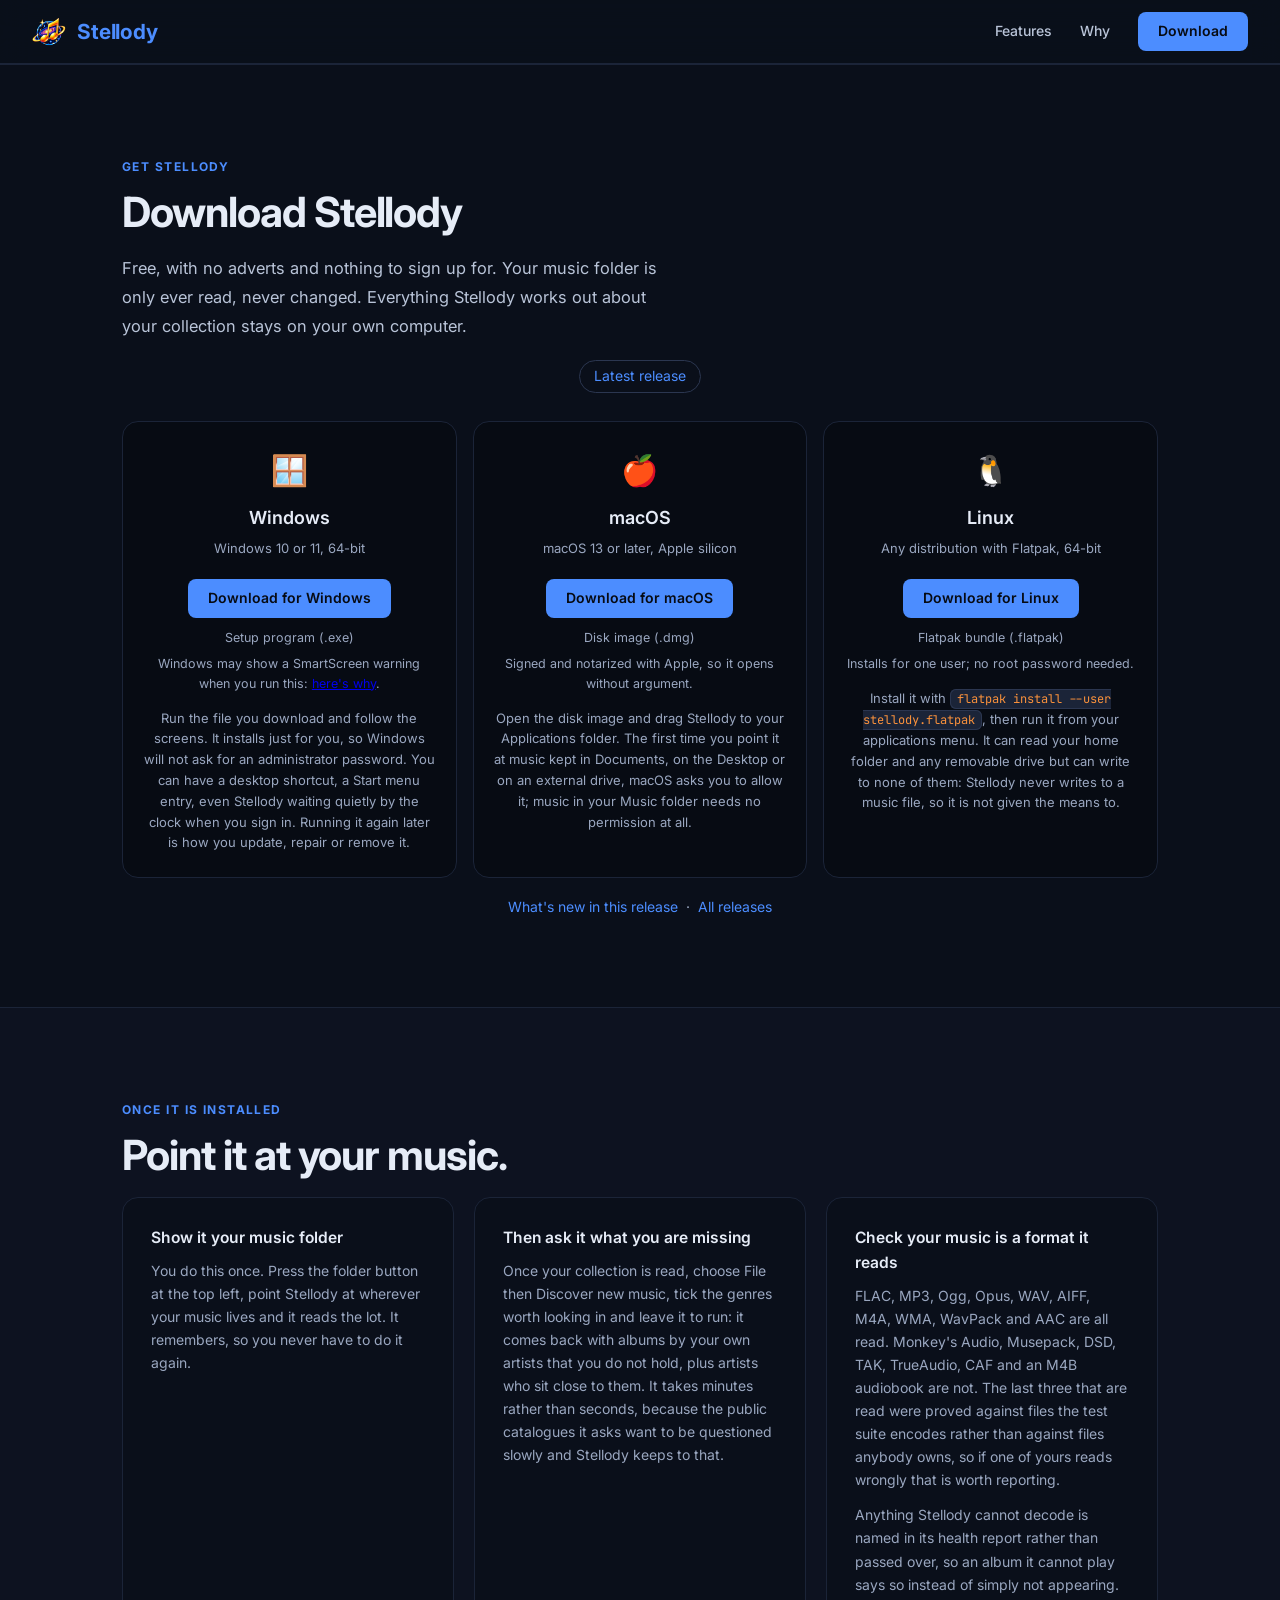
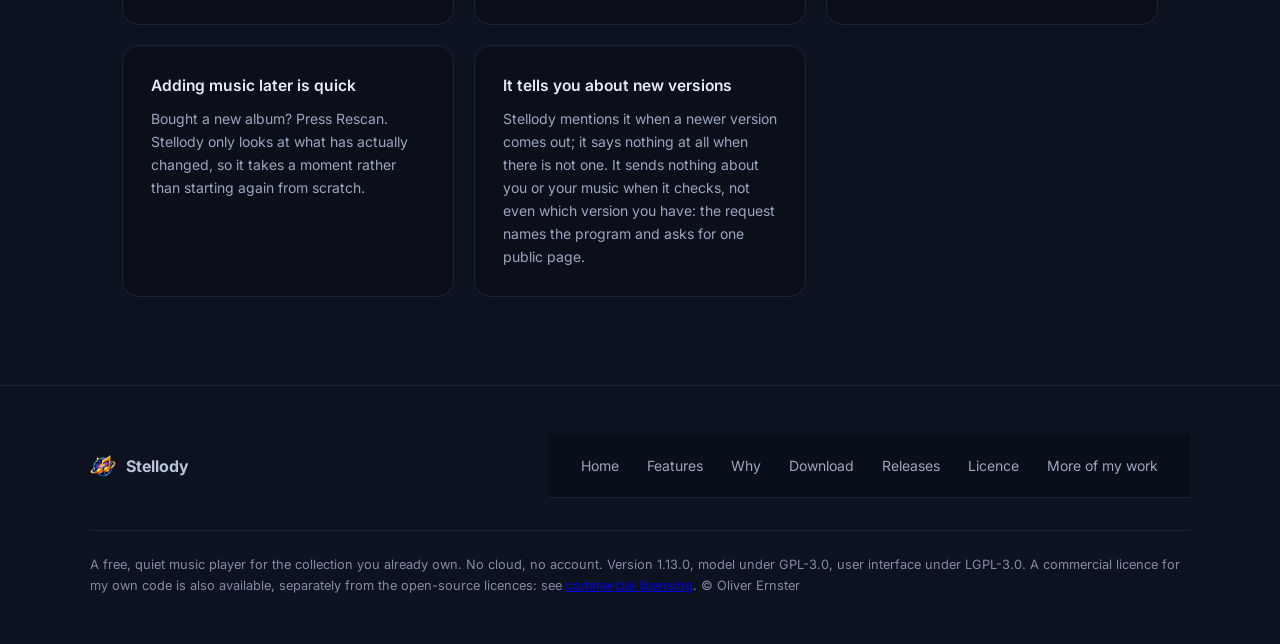
<file: public/download.html>
<!DOCTYPE html>
<html lang="en">
<head>
  <meta charset="UTF-8">
  <meta name="viewport" content="width=device-width, initial-scale=1.0">
  <title>Download Stellody</title>
  <meta name="description" content="Download Stellody free for Windows, macOS or Linux. No account and nothing to sign up for; no administrator password on Windows or Linux.">
  <link rel="canonical" href="https://stellody.co.uk/download.html">
  <meta name="theme-color" content="#0d1220">
  <meta property="og:type" content="website">
  <meta property="og:site_name" content="Stellody">
  <meta property="og:url" content="https://stellody.co.uk/download.html">
  <meta property="og:title" content="Download Stellody">
  <meta property="og:description" content="A setup program for Windows, a signed disk image for macOS and a Flatpak for Linux. On Windows and Linux it installs for one user with no administrator rights needed. Free and open source.">
  <meta property="og:image" content="https://stellody.co.uk/stellody-512.png">
  <meta property="og:image:alt" content="Stellody app icon">
  <meta property="og:locale" content="en_GB">
  <meta name="twitter:card" content="summary">
  <script type="application/ld+json">
  {
    "@context": "https://schema.org",
    "@type": "WebPage",
    "name": "Download Stellody",
    "description": "Download Stellody free for Windows, macOS or Linux. On Windows and Linux it installs for one user, so it never asks for an administrator password.",
    "url": "https://stellody.co.uk/download.html",
    "primaryImageOfPage": "https://stellody.co.uk/stellody-512.png",
    "isPartOf": {"@type": "WebSite", "@id": "https://stellody.co.uk/#site",
                 "name": "Stellody", "url": "https://stellody.co.uk/"},
    "about": {"@id": "https://stellody.co.uk/#app"},
    "inLanguage": "en-GB"
  }
  </script>
  <link rel="icon" href="favicon.ico" sizes="any">
  <link rel="icon" type="image/png" sizes="32x32" href="favicon-32.png">
  <link rel="apple-touch-icon" href="apple-touch-icon.png">
  <link rel="preconnect" href="https://fonts.googleapis.com">
  <link rel="preconnect" href="https://fonts.gstatic.com" crossorigin>
  <link href="https://fonts.googleapis.com/css2?family=Inter:opsz,wght@14..32,300;14..32,400;14..32,500;14..32,600;14..32,700&family=JetBrains+Mono:wght@400;500&display=swap" rel="stylesheet">
  <link rel="stylesheet" href="styles.css?v=112b6fcf17">
</head>
<body>

<nav>
  <a class="nav-brand" href="./">
    <img src="stellody-512.png" alt="Stellody icon">
    <span>Stellody</span>
  </a>
  <div class="nav-right">
    <a class="nav-link" href="features.html">Features</a>
    <a class="nav-link" href="why.html">Why</a>
    <a class="btn-primary" href="#download">Download</a>
  </div>
</nav>

<div class="install-band">
  <section class="section" id="download">
    <div class="section-label">Get Stellody</div>
    <h2 class="section-title">Download Stellody</h2>
    <p class="section-sub">
      Free, with no adverts and nothing to sign up for. Your music folder is only ever read, never
      changed. Everything Stellody works out about your collection stays on your own computer.
    </p>
    <span class="dl-version" id="dl-version">Latest release</span>
    <div class="downloads">
      <div class="dl-card">
        <div class="ico">🪟</div>
        <h3>Windows</h3>
        <p class="req">Windows 10 or 11, 64-bit</p>
        <a class="btn-primary" href="https://github.com/oernster/stellody/releases/latest/download/StellodySetup.exe">
          Download for Windows</a>
        <p class="meta" data-asset="StellodySetup.exe">Setup program (.exe)</p>
        <p class="meta">Windows may show a SmartScreen warning when you run this: <a href="https://ernster.dev/windows-smartscreen.html">here's why</a>.</p>
        <p class="how">Run the file you download and follow the screens. It installs just for you, so
        Windows will not ask for an administrator password. You can have a desktop shortcut, a Start menu
        entry, even Stellody waiting quietly by the clock when you sign in. Running it
        again later is how you update, repair or remove it.</p>
      </div>
      <div class="dl-card">
        <div class="ico">🍎</div>
        <h3>macOS</h3>
        <p class="req">macOS 13 or later, Apple silicon</p>
        <a class="btn-primary" href="https://github.com/oernster/stellody/releases/latest/download/stellody.dmg">
          Download for macOS</a>
        <p class="meta" data-asset="stellody.dmg">Disk image (.dmg)</p>
        <p class="meta">Signed and notarized with Apple, so it opens without argument.</p>
        <p class="how">Open the disk image and drag Stellody to your Applications folder. The first time
        you point it at music kept in Documents, on the Desktop or on an external drive, macOS asks you
        to allow it; music in your Music folder needs no permission at all.</p>
      </div>
      <div class="dl-card">
        <div class="ico">🐧</div>
        <h3>Linux</h3>
        <p class="req">Any distribution with Flatpak, 64-bit</p>
        <a class="btn-primary" href="https://github.com/oernster/stellody/releases/latest/download/stellody.flatpak">
          Download for Linux</a>
        <p class="meta" data-asset="stellody.flatpak">Flatpak bundle (.flatpak)</p>
        <p class="meta">Installs for one user; no root password needed.</p>
        <p class="how">Install it with <code>flatpak install --user stellody.flatpak</code>, then run it
        from your applications menu. It can read your home folder and any removable drive but can write
        to none of them: Stellody never writes to a music file, so it is not given the means to.</p>
      </div>
    </div>
    <p class="dl-links">
      <a id="dl-whats-new" href="https://github.com/oernster/stellody/releases/latest">What's new in this release</a>
      &nbsp;&middot;&nbsp;
      <a href="https://github.com/oernster/stellody/releases">All releases</a>
    </p>
  </section>
</div>

<section class="section">
  <div class="section-label">Once it is installed</div>
  <h2 class="section-title">Point it at your music.</h2>
  <div class="features-grid">
    <div class="feat">
      <h3>Show it your music folder</h3>
      <p>You do this once. Press the folder button at the top left, point Stellody at wherever your music
      lives and it reads the lot. It remembers, so you never have to do it again.</p>
    </div>
    <div class="feat">
      <h3>Then ask it what you are missing</h3>
      <p>Once your collection is read, choose File then Discover new music, tick the genres worth looking
      in and leave it to run: it comes back with albums by your own artists that you do not hold, plus artists who sit close
      to them. It takes minutes rather than seconds, because the public catalogues it asks want to be
      questioned slowly and Stellody keeps to that.</p>
    </div>
    <div class="feat">
      <h3>Check your music is a format it reads</h3>
      <p>FLAC, MP3, Ogg, Opus, WAV, AIFF, M4A, WMA, WavPack and AAC are all read. Monkey's Audio, Musepack,
      DSD, TAK, TrueAudio, CAF and an M4B audiobook are not. The last three that are read were proved against
      files the test suite encodes rather than against files anybody owns, so if one of yours reads wrongly
      that is worth reporting.</p>
      <p>Anything Stellody cannot decode is named in its health report rather than
      passed over, so an album it cannot play says so instead of simply not appearing.</p>
    </div>
    <div class="feat">
      <h3>Adding music later is quick</h3>
      <p>Bought a new album? Press Rescan. Stellody only looks at what has actually changed, so it takes
      a moment rather than starting again from scratch.</p>
    </div>
    <div class="feat">
      <h3>It tells you about new versions</h3>
      <p>Stellody mentions it when a newer version comes out; it says nothing at all when there is not
      one. It sends nothing about you or your music when it checks, not even which version you have:
      the request names the program and asks for one public page.</p>
    </div>
  </div>
</section>

<footer>
  <div class="footer-inner">
    <div class="footer-top">
      <a class="footer-brand" href="./">
        <img src="stellody-512.png" alt="Stellody">
        <span>Stellody</span>
      </a>
      <nav class="footer-links">
        <a href="./">Home</a>
        <a href="features.html">Features</a>
        <a href="why.html">Why</a>
        <a href="download.html">Download</a>
        <a href="https://github.com/oernster/stellody/releases">Releases</a>
        <a href="https://github.com/oernster/stellody/blob/main/LICENSE">Licence</a>
        <a href="https://ernster.dev">More of my work</a>
      </nav>
    </div>
    <div class="footer-bottom">
      <p>A free, quiet music player for the collection you already own. No cloud, no account.
      Version <!--VERSION-->1.13.0<!--/VERSION-->, model under GPL-3.0, user interface under LGPL-3.0.
      A commercial licence for my own code is also available, separately from the open-source licences: see <a href="https://ernster.dev/commercial-licensing.html">commercial licensing</a>.
      &copy; Oliver Ernster</p>
    </div>
  </div>
</footer>

</body>
</html>
</file>
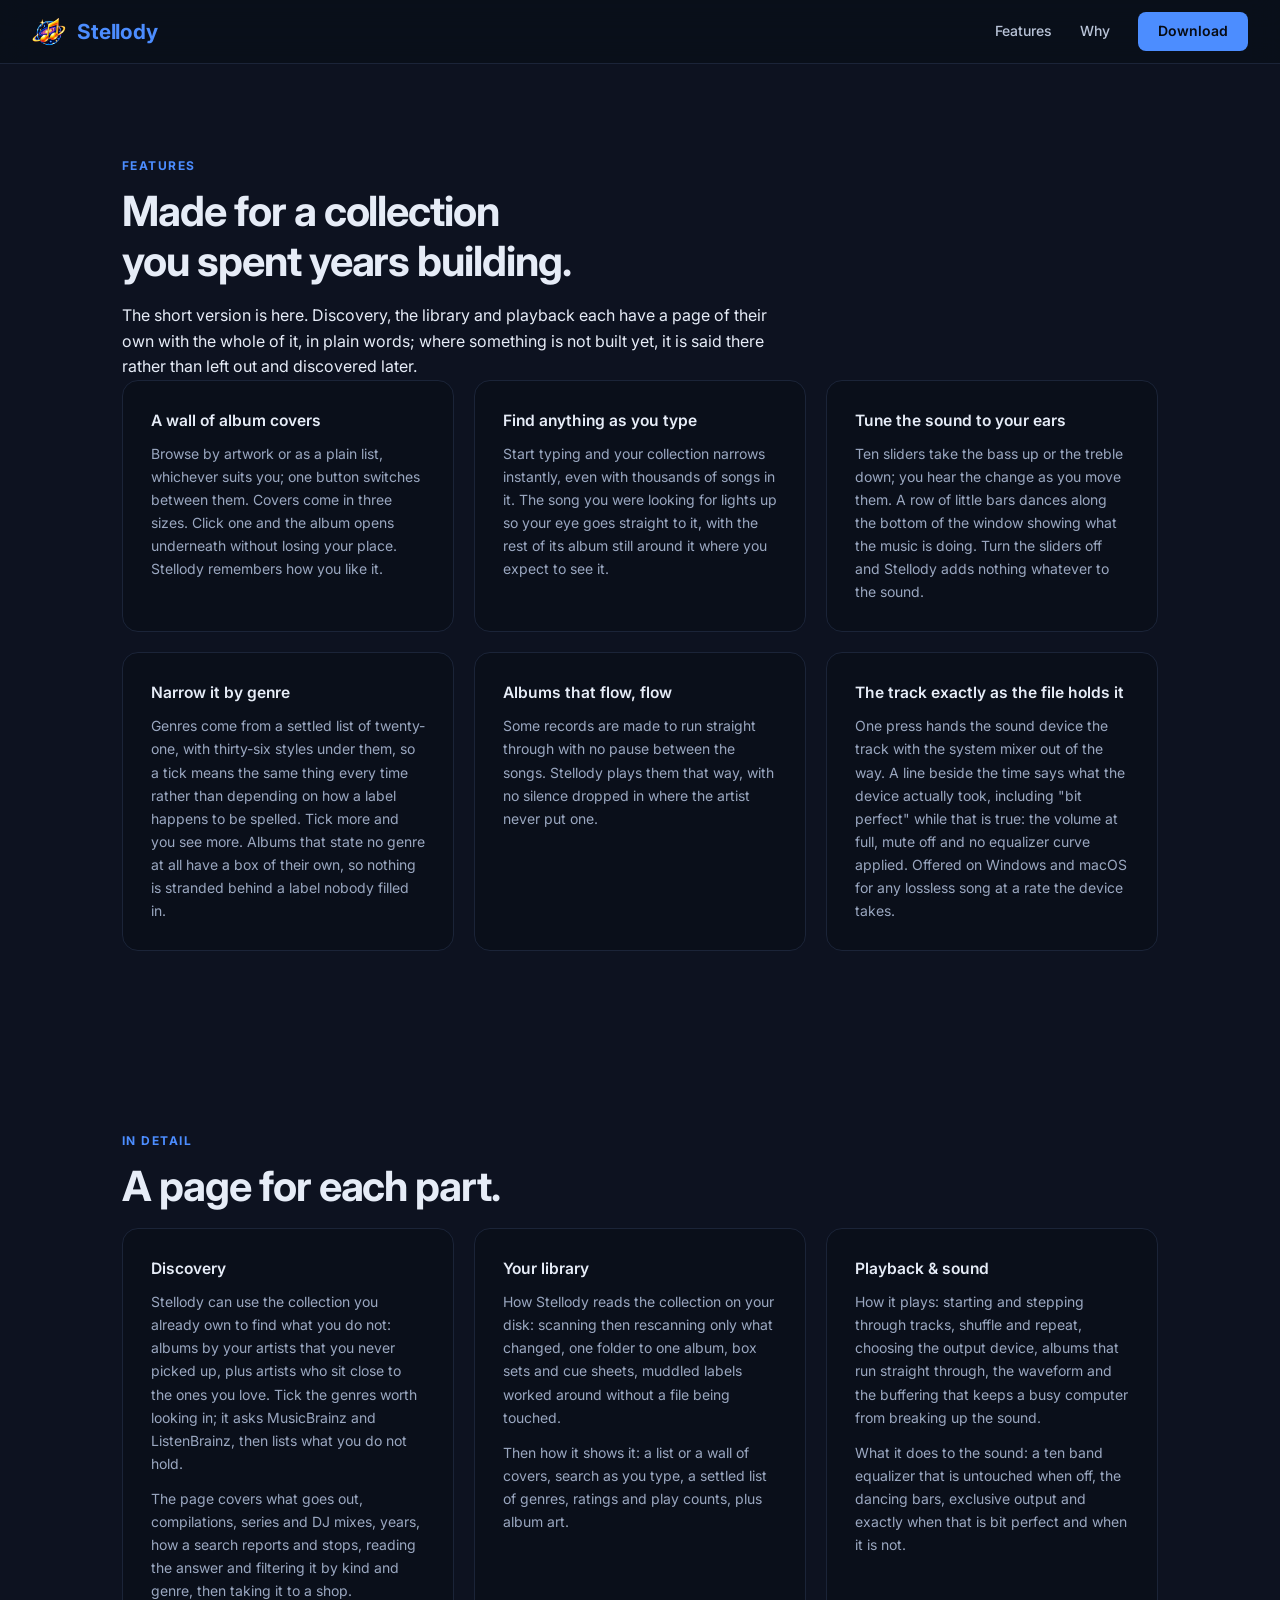
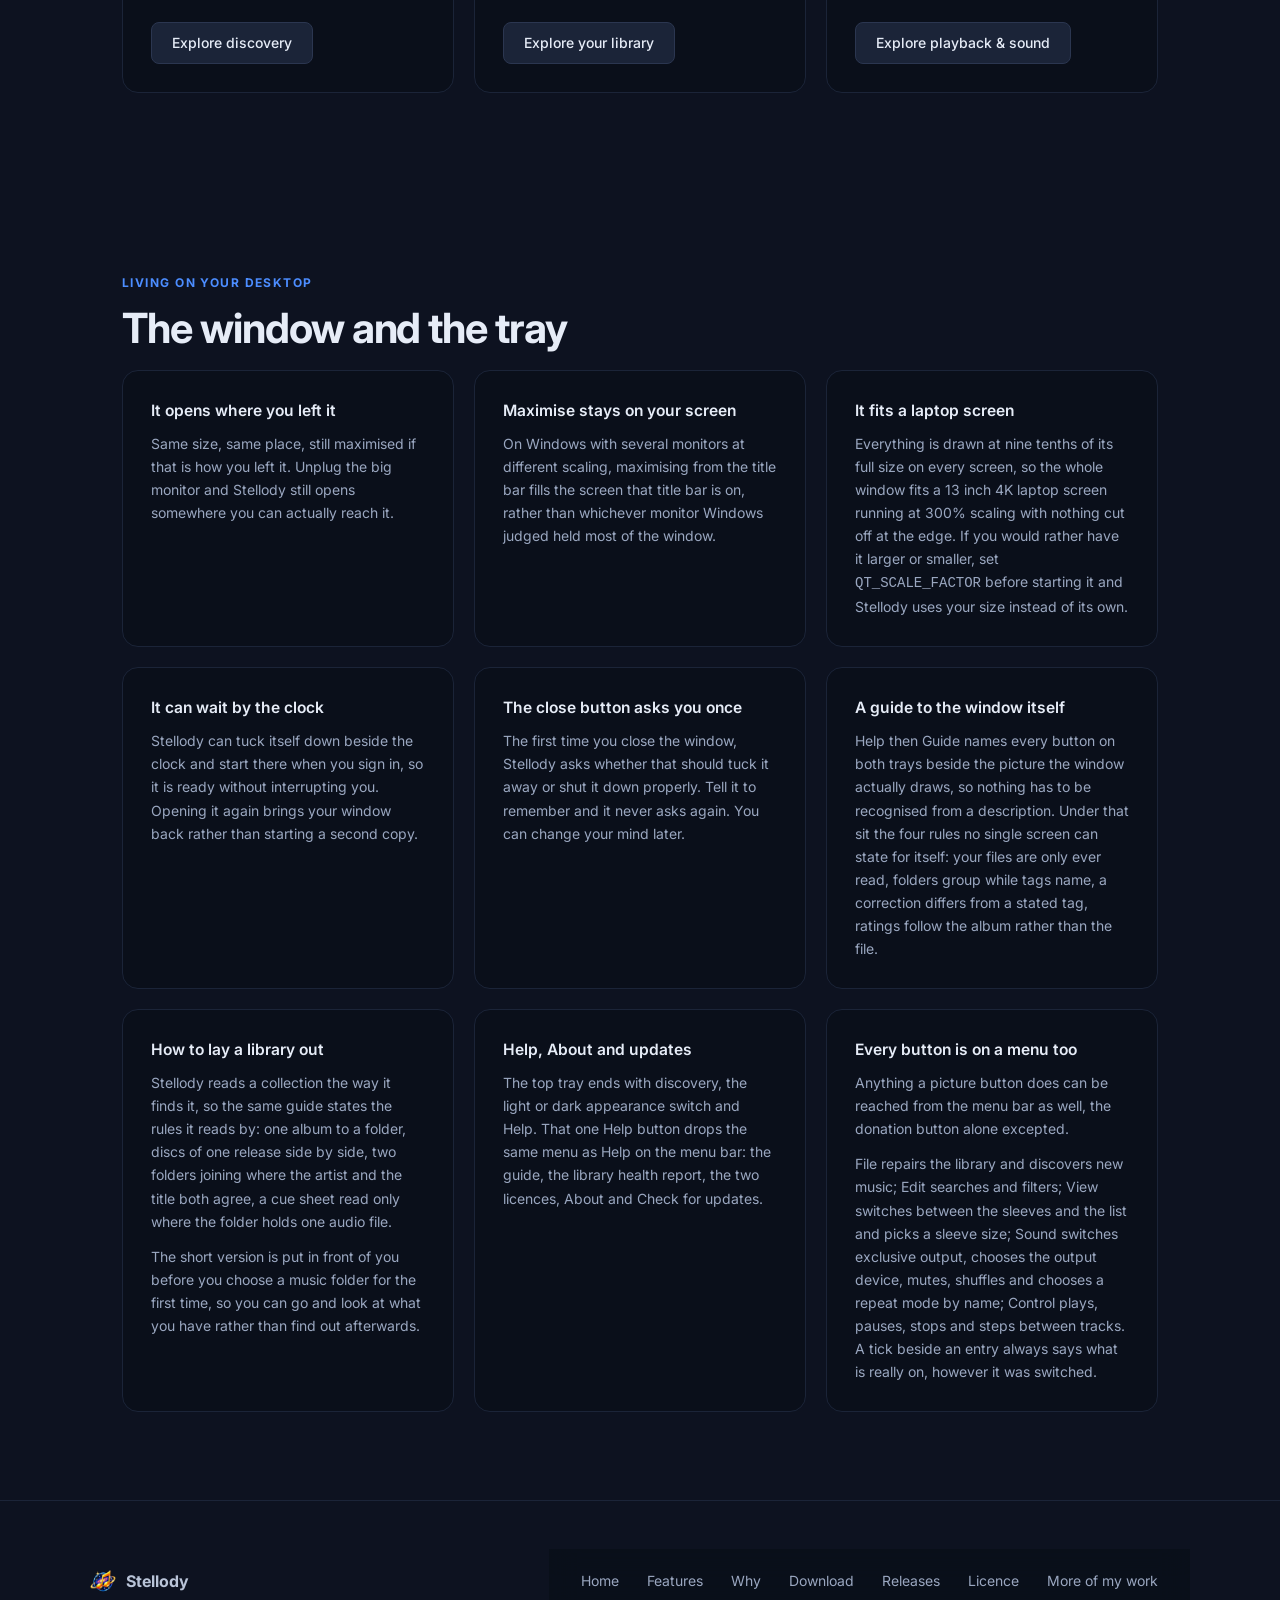
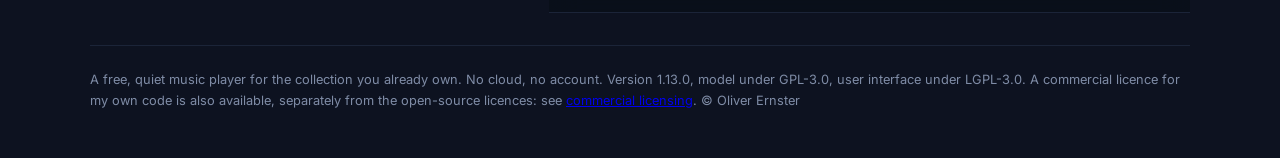
<file: public/features.html>
<!DOCTYPE html>
<html lang="en">
<head>
  <meta charset="UTF-8">
  <meta name="viewport" content="width=device-width, initial-scale=1.0">
  <title>Stellody features: what the player actually does</title>
  <meta name="description" content="What Stellody does, in short: finding the music you do not own yet, reading a real collection, two ways to browse, instant search, gapless albums and an equalizer, with a page of detail for each.">
  <link rel="canonical" href="https://stellody.co.uk/features.html">
  <meta name="theme-color" content="#0d1220">
  <meta property="og:type" content="website">
  <meta property="og:site_name" content="Stellody">
  <meta property="og:url" content="https://stellody.co.uk/features.html">
  <meta property="og:title" content="Stellody features: what the player actually does">
  <meta property="og:description" content="What Stellody does, in short: finding the music you do not own yet, reading a real collection, two ways to browse, instant search, gapless albums and an equalizer, with a page of detail for each.">
  <meta property="og:image" content="https://stellody.co.uk/social-features.png">
  <meta property="og:image:type" content="image/png">
  <meta property="og:image:width" content="1200">
  <meta property="og:image:height" content="630">
  <meta property="og:image:alt" content="Stellody's list view with an album opened out to its songs">
  <meta property="og:locale" content="en_GB">
  <meta name="twitter:card" content="summary_large_image">
  <meta name="twitter:image" content="https://stellody.co.uk/social-features.png">
  <meta name="twitter:image:alt" content="Stellody's list view with an album opened out to its songs">
  <script type="application/ld+json">
  {
    "@context": "https://schema.org",
    "@type": "WebPage",
    "name": "Stellody features: what the player actually does",
    "description": "What Stellody does, in short: finding the music you do not own yet, reading a real collection, two ways to browse, instant search, gapless albums and an equalizer, with a page of detail for each.",
    "url": "https://stellody.co.uk/features.html",
    "primaryImageOfPage": "https://stellody.co.uk/social-features.png",
    "isPartOf": {"@type": "WebSite", "@id": "https://stellody.co.uk/#site",
                 "name": "Stellody", "url": "https://stellody.co.uk/"},
    "about": {"@id": "https://stellody.co.uk/#app"},
    "inLanguage": "en-GB"
  }
  </script>
  <link rel="icon" href="favicon.ico" sizes="any">
  <link rel="icon" type="image/png" sizes="32x32" href="favicon-32.png">
  <link rel="apple-touch-icon" href="apple-touch-icon.png">
  <link rel="preconnect" href="https://fonts.googleapis.com">
  <link rel="preconnect" href="https://fonts.gstatic.com" crossorigin>
  <link href="https://fonts.googleapis.com/css2?family=Inter:opsz,wght@14..32,300;14..32,400;14..32,500;14..32,600;14..32,700&family=JetBrains+Mono:wght@400;500&display=swap" rel="stylesheet">
  <link rel="stylesheet" href="styles.css?v=112b6fcf17">
</head>
<body>

<nav>
  <a class="nav-brand" href="./">
    <img src="stellody-512.png" alt="Stellody icon">
    <span>Stellody</span>
  </a>
  <div class="nav-right">
    <a class="nav-link" href="features.html">Features</a>
    <a class="nav-link" href="why.html">Why</a>
    <a class="btn-primary" href="download.html">Download</a>
  </div>
</nav>

<section class="section">
  <div class="section-label">Features</div>
  <h2 class="section-title">Made for a collection<br>you spent years building.</h2>
  <p style="max-width:65ch;">
    The short version is here. Discovery, the library and playback each have a page of their own
    with the whole of it, in plain words; where something is not built yet, it is said there rather
    than left out and discovered later.
  </p>
  <div class="features-grid">
    <div class="feat">
      <h3>A wall of album covers</h3>
      <p>Browse by artwork or as a plain list, whichever suits you; one button switches between
      them. Covers come in three sizes. Click one and the album opens underneath without losing your
      place. Stellody remembers how you like it.</p>
    </div>
    <div class="feat">
      <h3>Find anything as you type</h3>
      <p>Start typing and your collection narrows instantly, even with thousands of songs in it.
      The song you were looking for lights up so your eye goes straight to it, with the rest of its album
      still around it where you expect to see it.</p>
    </div>
    <div class="feat">
      <h3>Tune the sound to your ears</h3>
      <p>Ten sliders take the bass up or the treble down; you hear the change as you move them. A row
      of little bars dances along the bottom of the window showing what the music is doing. Turn the
      sliders off and Stellody adds nothing whatever to the sound.</p>
    </div>
    <div class="feat">
      <h3>Narrow it by genre</h3>
      <p>Genres come from a settled list of twenty-one, with thirty-six styles under them, so a tick means the
      same thing every time rather than depending on how a label happens to be spelled. Tick more and you
      see more. Albums that state no genre at all have a box of their own, so nothing is stranded behind a
      label nobody filled in.</p>
    </div>
    <div class="feat">
      <h3>Albums that flow, flow</h3>
      <p>Some records are made to run straight through with no pause between the songs. Stellody plays
      them that way, with no silence dropped in where the artist never put one.</p>
    </div>
    <div class="feat">
      <h3>The track exactly as the file holds it</h3>
      <p>One press hands the sound device the track with the system mixer out of the way. A line beside
      the time says what the device actually took, including "bit perfect" while that is true: the
      volume at full, mute off and no equalizer curve applied. Offered on Windows and macOS for any
      lossless song at a rate the device takes.</p>
    </div>
  </div>
</section>

<section class="section">
  <div class="section-label">In detail</div>
  <h2 class="section-title">A page for each part.</h2>
  <div class="features-grid gateways">
    <div class="feat">
      <h3>Discovery</h3>
      <p>Stellody can use the collection you already own to find what you do not: albums by your
      artists that you never picked up, plus artists who sit close to the ones you love. Tick the
      genres worth looking in; it asks MusicBrainz and ListenBrainz, then lists what you do not hold.</p>
      <p>The page covers what goes out, compilations, series and DJ mixes, years, how a search reports
      and stops, reading the answer and filtering it by kind and genre, then taking it to a shop.</p>
      <p class="feat-cta"><a class="btn-secondary" href="discovery.html">Explore discovery</a></p>
    </div>
    <div class="feat">
      <h3>Your library</h3>
      <p>How Stellody reads the collection on your disk: scanning then rescanning only what changed,
      one folder to one album, box sets and cue sheets, muddled labels worked around without a file
      being touched.</p>
      <p>Then how it shows it: a list or a wall of covers, search as you type, a settled list of genres,
      ratings and play counts, plus album art.</p>
      <p class="feat-cta"><a class="btn-secondary" href="library.html">Explore your library</a></p>
    </div>
    <div class="feat">
      <h3>Playback &amp; sound</h3>
      <p>How it plays: starting and stepping through tracks, shuffle and repeat, choosing the output
      device, albums that run straight through, the waveform and the buffering that keeps a busy
      computer from breaking up the sound.</p>
      <p>What it does to the sound: a ten band equalizer that is untouched when off, the dancing bars,
      exclusive output and exactly when that is bit perfect and when it is not.</p>
      <p class="feat-cta"><a class="btn-secondary" href="playback.html">Explore playback &amp; sound</a></p>
    </div>
  </div>
</section>

<section class="section">
  <div class="section-label">Living on your desktop</div>
  <h2 class="section-title">The window and the tray</h2>
  <div class="features-grid">
    <div class="feat">
      <h3>It opens where you left it</h3>
      <p>Same size, same place, still maximised if that is how you left it. Unplug the big monitor and
      Stellody still opens somewhere you can actually reach it.</p>
    </div>
    <div class="feat">
      <h3>Maximise stays on your screen</h3>
      <p>On Windows with several monitors at different scaling, maximising from the title bar fills the
      screen that title bar is on, rather than whichever monitor Windows judged held most of the
      window.</p>
    </div>
    <div class="feat">
      <h3>It fits a laptop screen</h3>
      <p>Everything is drawn at nine tenths of its full size on every screen, so the whole window fits a
      13 inch 4K laptop screen running at 300% scaling with nothing cut off at the edge. If you would rather have
      it larger or smaller, set <code>QT_SCALE_FACTOR</code> before starting it and Stellody uses your
      size instead of its own.</p>
    </div>
    <div class="feat">
      <h3>It can wait by the clock</h3>
      <p>Stellody can tuck itself down beside the clock and start there when you sign in, so it is ready
      without interrupting you. Opening it again brings your window back rather than starting a second
      copy.</p>
    </div>
    <div class="feat">
      <h3>The close button asks you once</h3>
      <p>The first time you close the window, Stellody asks whether that should tuck it away or shut it
      down properly. Tell it to remember and it never asks again. You can change your mind later.</p>
    </div>
    <div class="feat">
      <h3>A guide to the window itself</h3>
      <p>Help then Guide names every button on both trays beside the picture the window actually draws,
      so nothing has to be recognised from a description. Under that sit the four rules no single screen
      can state for itself: your files are only ever read, folders group while tags name, a correction
      differs from a stated tag, ratings follow the album rather than the file.</p>
    </div>
    <div class="feat">
      <h3>How to lay a library out</h3>
      <p>Stellody reads a collection the way it finds it, so the same guide states the rules it reads
      by: one album to a folder, discs of one release side by side, two folders joining where the artist
      and the title both agree, a cue sheet read only where the folder holds one audio file.</p>
      <p>The short
      version is put in front of you before you choose a music folder for the first time, so you can go
      and look at what you have rather than find out afterwards.</p>
    </div>
    <div class="feat">
      <h3>Help, About and updates</h3>
      <p>The top tray ends with discovery, the light or dark appearance switch and Help. That one Help
      button drops the same menu as Help on the menu bar: the guide, the library health report, the two
      licences, About and Check for updates.</p>
    </div>
    <div class="feat">
      <h3>Every button is on a menu too</h3>
      <p>Anything a picture button does can be reached from the menu bar as well, the donation button
      alone excepted.</p>
      <p>File repairs the
      library and discovers new music; Edit searches and filters; View switches between the sleeves and
      the list and picks a sleeve size; Sound switches exclusive output, chooses the output device, mutes, shuffles and chooses a repeat mode by name; Control plays, pauses, stops and steps between tracks. A tick
      beside an entry always says what is really on, however it was switched.</p>
    </div>
  </div>
</section>

<footer>
  <div class="footer-inner">
    <div class="footer-top">
      <a class="footer-brand" href="./">
        <img src="stellody-512.png" alt="Stellody">
        <span>Stellody</span>
      </a>
      <nav class="footer-links">
        <a href="./">Home</a>
        <a href="features.html">Features</a>
        <a href="why.html">Why</a>
        <a href="download.html">Download</a>
        <a href="https://github.com/oernster/stellody/releases">Releases</a>
        <a href="https://github.com/oernster/stellody/blob/main/LICENSE">Licence</a>
        <a href="https://ernster.dev">More of my work</a>
      </nav>
    </div>
    <div class="footer-bottom">
      <p>A free, quiet music player for the collection you already own. No cloud, no account.
      Version <!--VERSION-->1.13.0<!--/VERSION-->, model under GPL-3.0, user interface under LGPL-3.0.
      A commercial licence for my own code is also available, separately from the open-source licences: see <a href="https://ernster.dev/commercial-licensing.html">commercial licensing</a>.
      &copy; Oliver Ernster</p>
    </div>
  </div>
</footer>

</body>
</html>
</file>
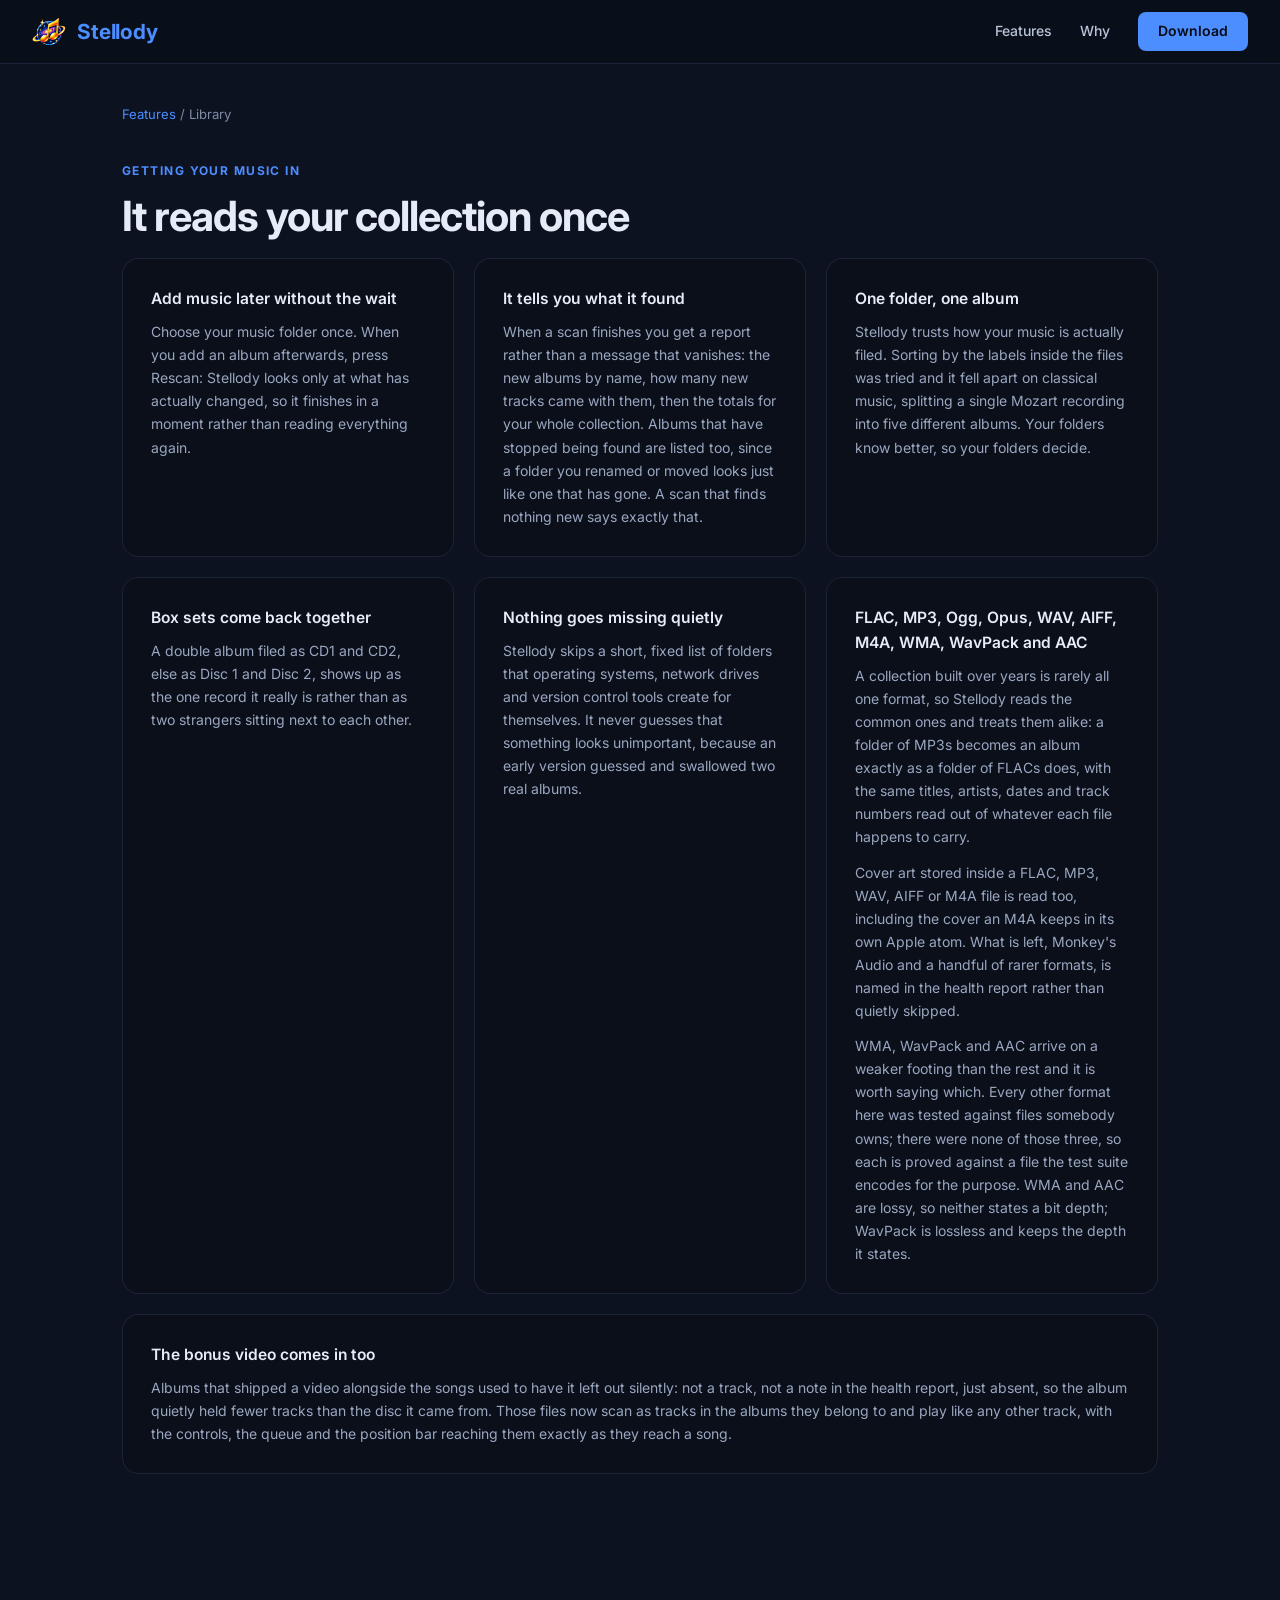
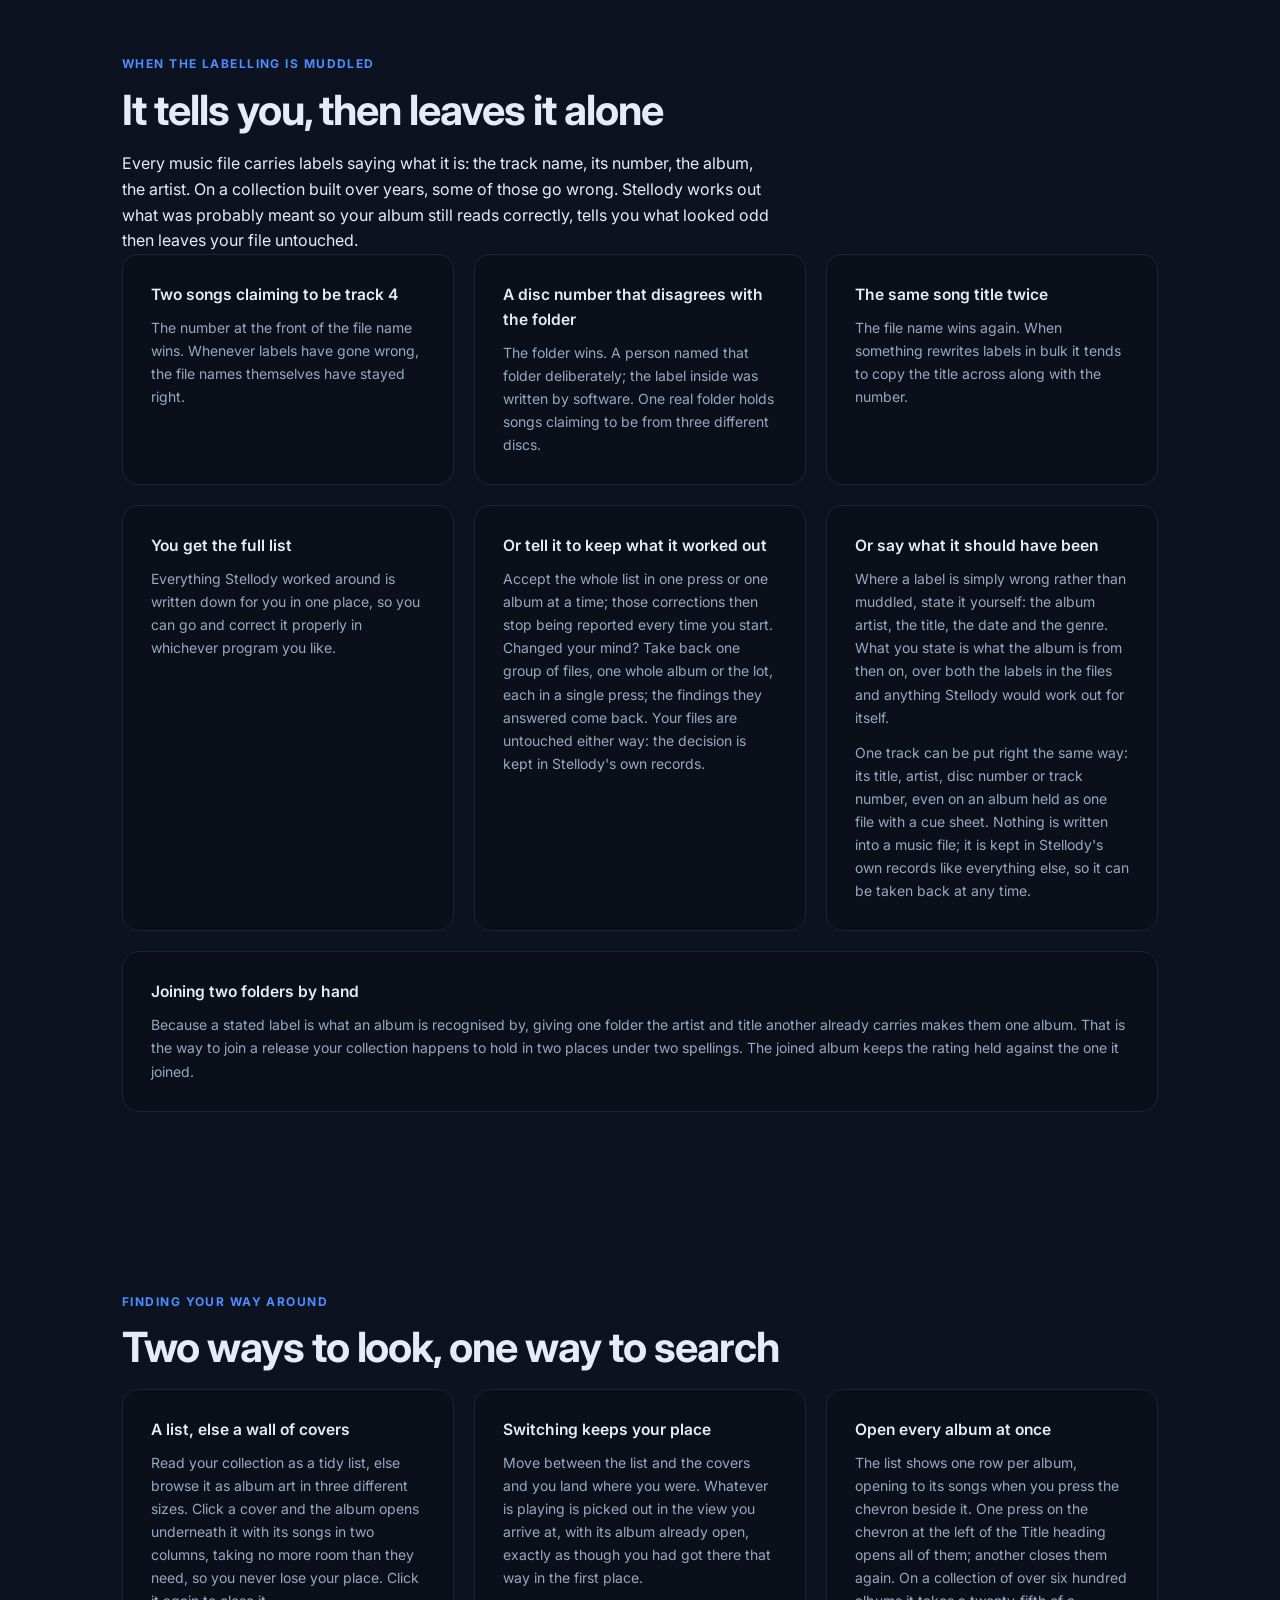
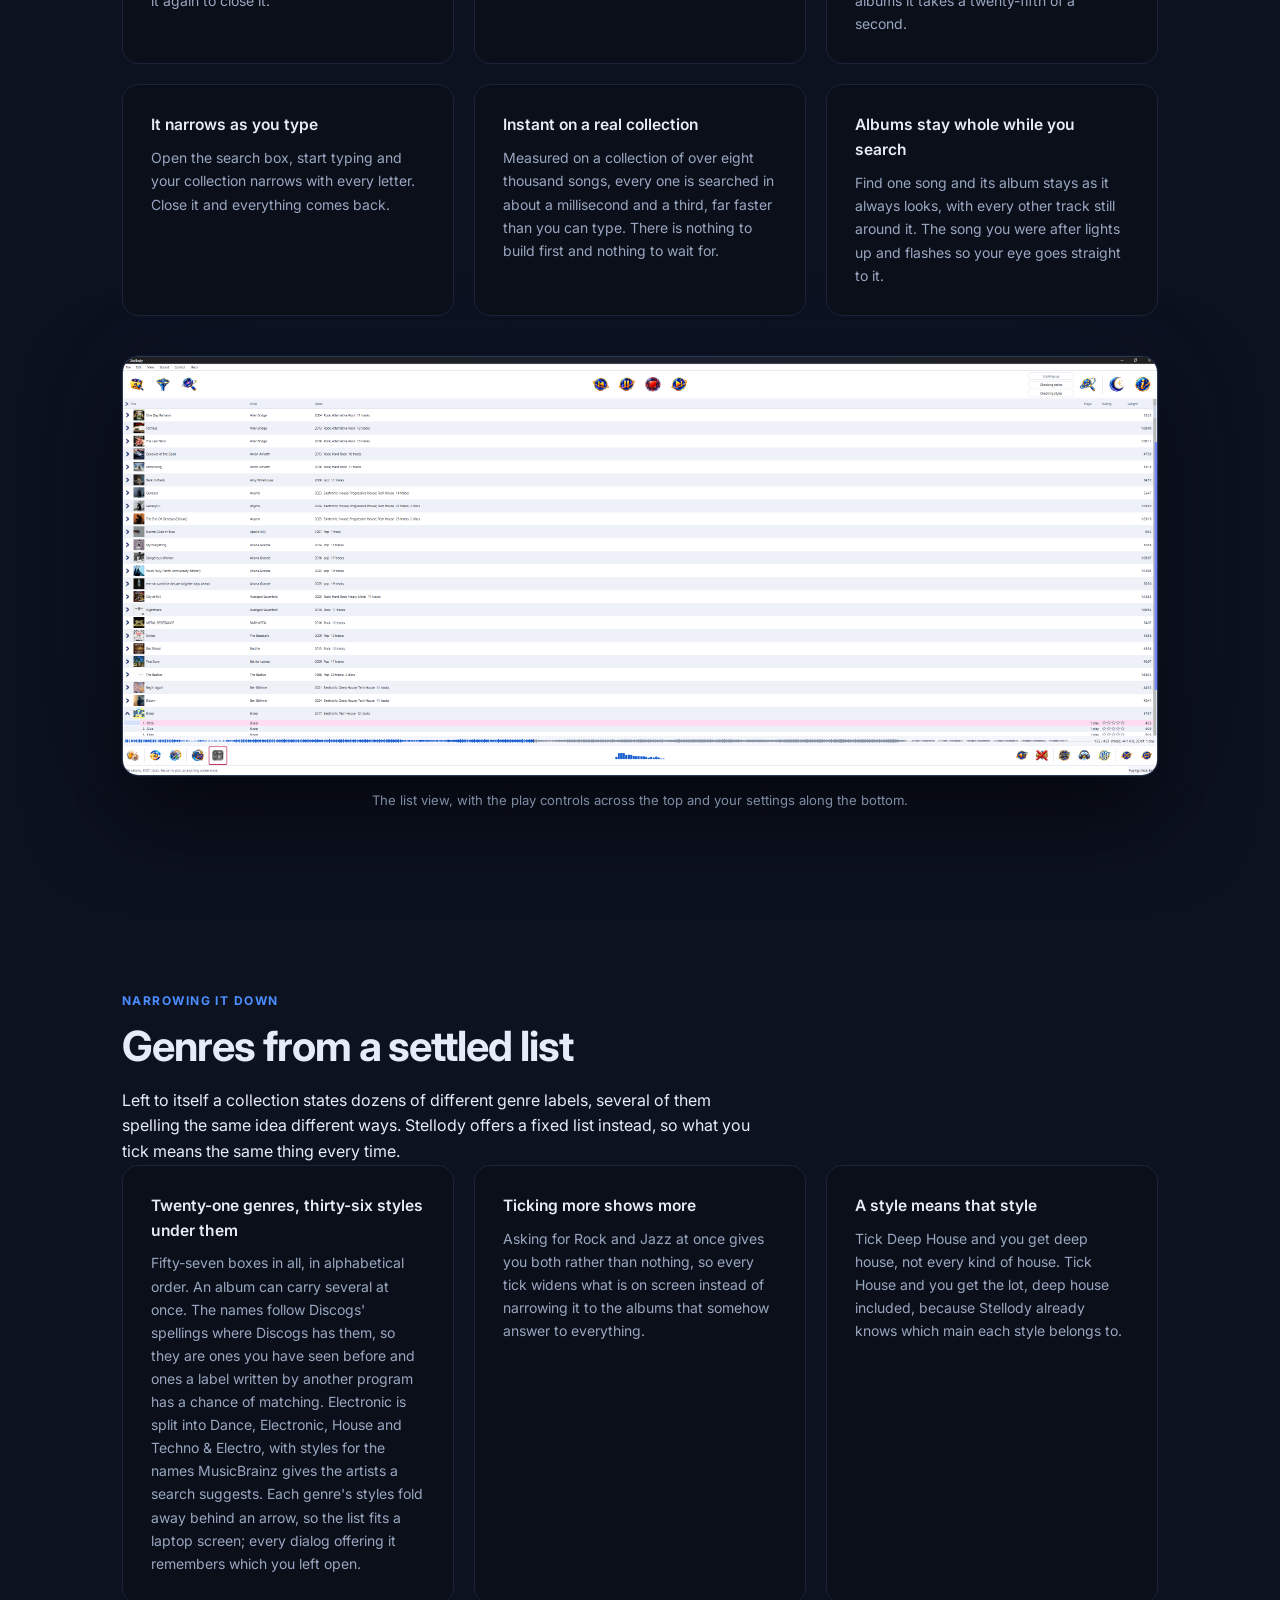
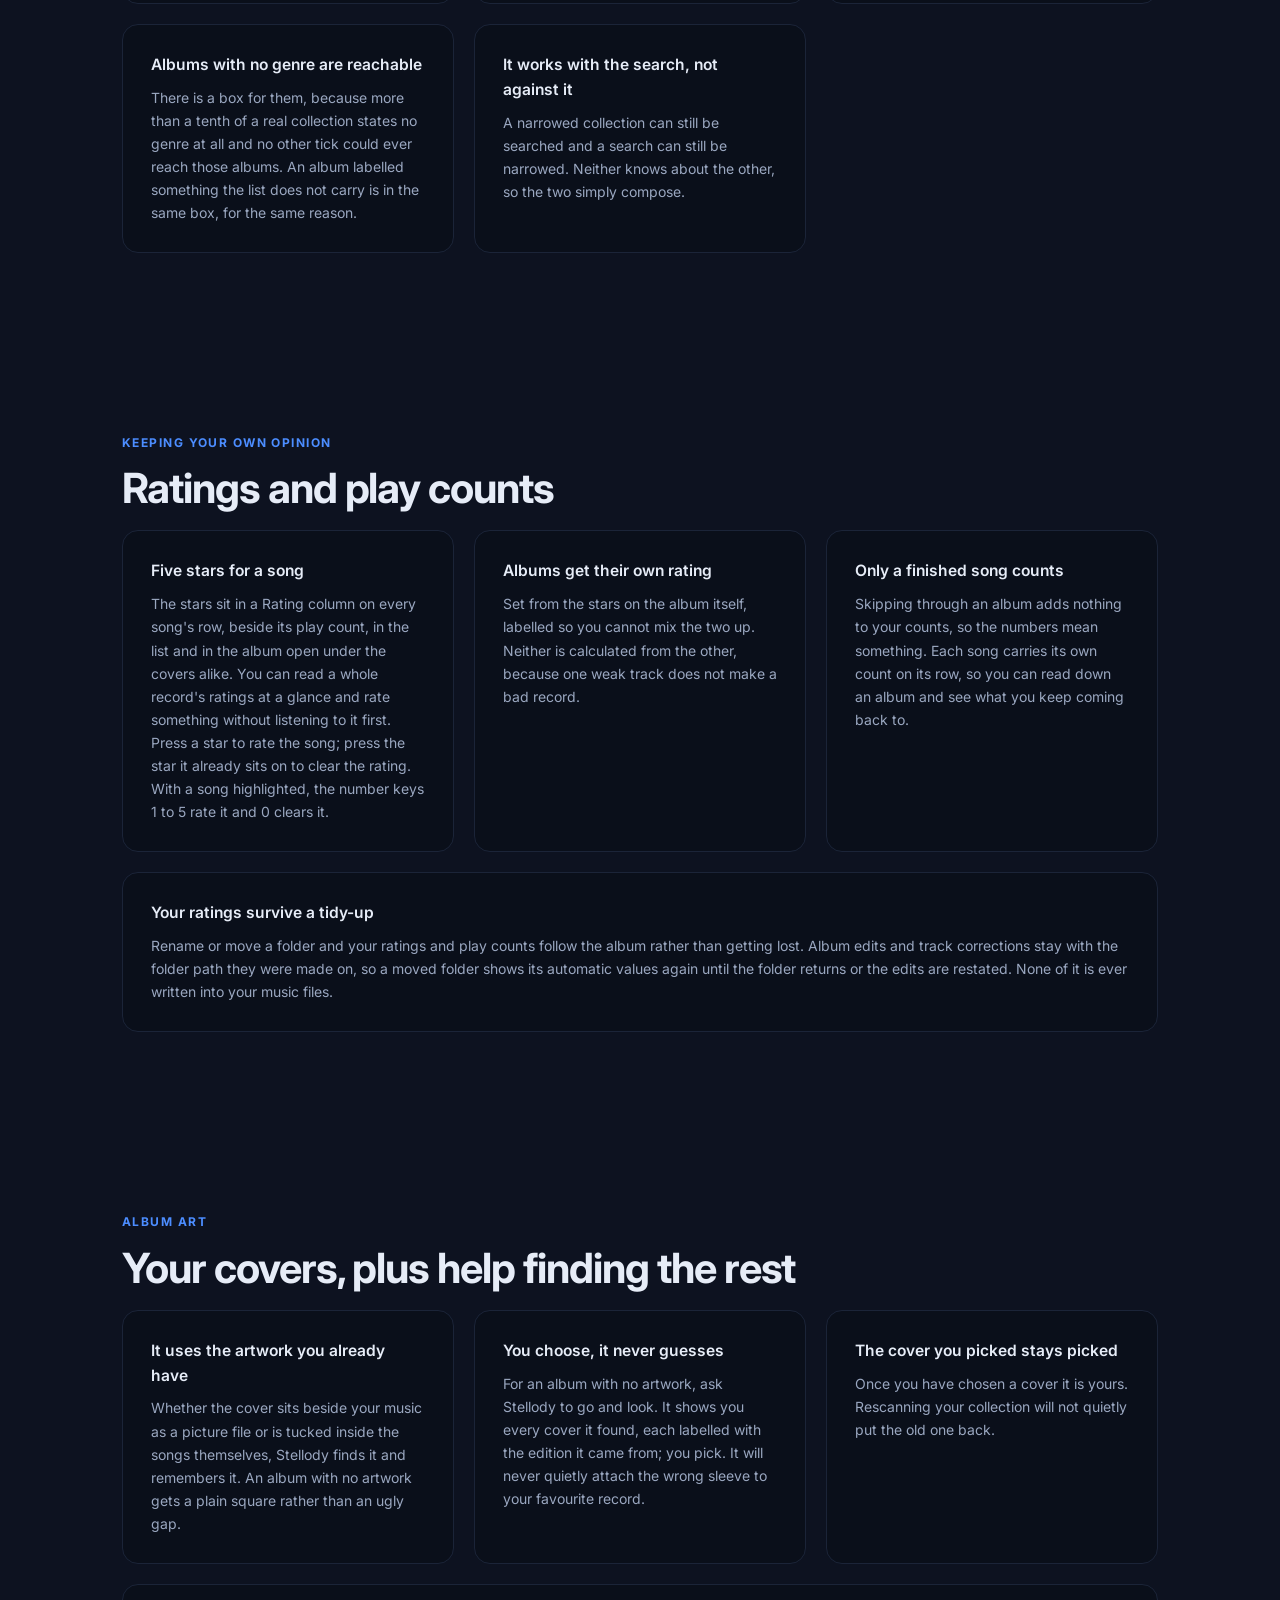
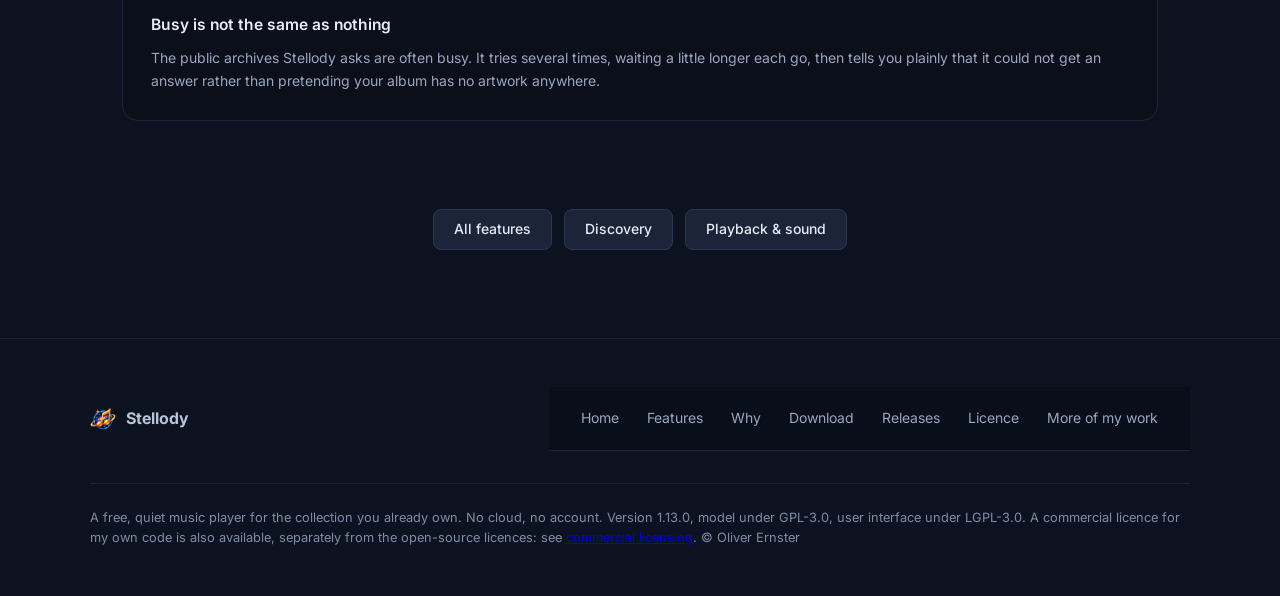
<file: public/library.html>
<!DOCTYPE html>
<html lang="en">
<head>
  <meta charset="UTF-8">
  <meta name="viewport" content="width=device-width, initial-scale=1.0">
  <title>Stellody library: how it reads the collection you own</title>
  <meta name="description" content="How Stellody reads, sorts and shows the collection already on your disk: scanning, one folder to one album, muddled labels it works around without touching a file, two views, instant search, genres, ratings and album art.">
  <link rel="canonical" href="https://stellody.co.uk/library.html">
  <meta name="theme-color" content="#0d1220">
  <meta property="og:type" content="website">
  <meta property="og:site_name" content="Stellody">
  <meta property="og:url" content="https://stellody.co.uk/library.html">
  <meta property="og:title" content="Stellody library: how it reads the collection you own">
  <meta property="og:description" content="How Stellody reads, sorts and shows the collection already on your disk: scanning, one folder to one album, muddled labels it works around without touching a file, two views, instant search, genres, ratings and album art.">
  <meta property="og:image" content="https://stellody.co.uk/social-features.png">
  <meta property="og:image:type" content="image/png">
  <meta property="og:image:width" content="1200">
  <meta property="og:image:height" content="630">
  <meta property="og:image:alt" content="Stellody's list view with an album opened out to its songs">
  <meta property="og:locale" content="en_GB">
  <meta name="twitter:card" content="summary_large_image">
  <meta name="twitter:image" content="https://stellody.co.uk/social-features.png">
  <meta name="twitter:image:alt" content="Stellody's list view with an album opened out to its songs">
  <script type="application/ld+json">
  {
    "@context": "https://schema.org",
    "@type": "WebPage",
    "name": "Stellody library: how it reads the collection you own",
    "description": "How Stellody reads, sorts and shows the collection already on your disk: scanning, one folder to one album, muddled labels it works around without touching a file, two views, instant search, genres, ratings and album art.",
    "url": "https://stellody.co.uk/library.html",
    "primaryImageOfPage": "https://stellody.co.uk/social-features.png",
    "isPartOf": {"@type": "WebSite", "@id": "https://stellody.co.uk/#site",
                 "name": "Stellody", "url": "https://stellody.co.uk/"},
    "about": {"@id": "https://stellody.co.uk/#app"},
    "inLanguage": "en-GB"
  }
  </script>
  <link rel="icon" href="favicon.ico" sizes="any">
  <link rel="icon" type="image/png" sizes="32x32" href="favicon-32.png">
  <link rel="apple-touch-icon" href="apple-touch-icon.png">
  <link rel="preconnect" href="https://fonts.googleapis.com">
  <link rel="preconnect" href="https://fonts.gstatic.com" crossorigin>
  <link href="https://fonts.googleapis.com/css2?family=Inter:opsz,wght@14..32,300;14..32,400;14..32,500;14..32,600;14..32,700&family=JetBrains+Mono:wght@400;500&display=swap" rel="stylesheet">
  <link rel="stylesheet" href="styles.css?v=112b6fcf17">
</head>
<body>

<nav>
  <a class="nav-brand" href="./">
    <img src="stellody-512.png" alt="Stellody icon">
    <span>Stellody</span>
  </a>
  <div class="nav-right">
    <a class="nav-link" href="features.html">Features</a>
    <a class="nav-link" href="why.html">Why</a>
    <a class="btn-primary" href="download.html">Download</a>
  </div>
</nav>

<div class="crumb">
  <a href="features.html">Features</a> <span aria-hidden="true">/</span> Library
</div>

<section class="section">
  <div class="section-label">Getting your music in</div>
  <h2 class="section-title">It reads your collection once</h2>
  <div class="features-grid">
    <div class="feat">
      <h3>Add music later without the wait</h3>
      <p>Choose your music folder once. When you add an album afterwards, press Rescan: Stellody looks
      only at what has actually changed, so it finishes in a moment rather than reading everything again.</p>
    </div>
    <div class="feat">
      <h3>It tells you what it found</h3>
      <p>When a scan finishes you get a report rather than a message that vanishes: the new albums by
      name, how many new tracks came with them, then the totals for your whole collection. Albums that
      have stopped being found are listed too, since a folder you renamed or moved looks just like one
      that has gone. A scan that finds nothing new says exactly that.</p>
    </div>
    <div class="feat">
      <h3>One folder, one album</h3>
      <p>Stellody trusts how your music is actually filed. Sorting by the labels inside the files was
      tried and it fell apart on classical music, splitting a single Mozart recording into five different
      albums. Your folders know better, so your folders decide.</p>
    </div>
    <div class="feat">
      <h3>Box sets come back together</h3>
      <p>A double album filed as CD1 and CD2, else as Disc 1 and Disc 2, shows up as the one record it
      really is rather than as two strangers sitting next to each other.</p>
    </div>
    <div class="feat">
      <h3>Nothing goes missing quietly</h3>
      <p>Stellody skips a short, fixed list of folders that operating systems, network drives and version
      control tools create for themselves. It
      never guesses that something looks unimportant, because an early version guessed and swallowed two
      real albums.</p>
    </div>
    <div class="feat">
      <h3>FLAC, MP3, Ogg, Opus, WAV, AIFF, M4A, WMA, WavPack and AAC</h3>
      <p>A collection built over years is rarely all one format, so Stellody reads the common ones and
      treats them alike: a folder of MP3s becomes an album exactly as a folder of FLACs does, with the
      same titles, artists, dates and track numbers read out of whatever each file happens to carry.</p>
      <p>Cover art stored inside a FLAC, MP3, WAV, AIFF or M4A file is read too, including the cover an M4A
      keeps in its own Apple atom. What is left, Monkey's Audio and a handful of rarer formats, is named in the health
      report rather than quietly skipped.</p>
      <p>WMA, WavPack and AAC arrive on a weaker footing than the rest and it is worth saying which. Every
      other format here was tested against files somebody owns; there were none of those three, so each is
      proved against a file the test suite encodes for the purpose. WMA and AAC are lossy, so neither
      states a bit depth; WavPack is lossless and keeps the depth it states.</p>
    </div>
    <div class="feat">
      <h3>The bonus video comes in too</h3>
      <p>Albums that shipped a video alongside the songs used to have it left out silently: not a track,
      not a note in the health report, just absent, so the album quietly held fewer tracks than the disc
      it came from. Those files now scan as tracks in the albums they belong to and play like any other
      track, with the controls, the queue and the position bar reaching them exactly as they reach a
      song.</p>
    </div>
  </div>
</section>

<section class="section">
  <div class="section-label">When the labelling is muddled</div>
  <h2 class="section-title">It tells you, then leaves it alone</h2>
  <p style="max-width:65ch;">
    Every music file carries labels saying what it is: the track name, its number, the album, the artist.
    On a collection built over years, some of those go wrong. Stellody works out what was probably meant
    so your album still reads correctly, tells you what looked odd then leaves your file untouched.
  </p>
  <div class="features-grid">
    <div class="feat">
      <h3>Two songs claiming to be track 4</h3>
      <p>The number at the front of the file name wins. Whenever labels have gone wrong, the file names
      themselves have stayed right.</p>
    </div>
    <div class="feat">
      <h3>A disc number that disagrees with the folder</h3>
      <p>The folder wins. A person named that folder deliberately; the label inside was written by
      software. One real folder holds songs claiming to be from three different discs.</p>
    </div>
    <div class="feat">
      <h3>The same song title twice</h3>
      <p>The file name wins again. When something rewrites labels in bulk it tends to copy the title
      across along with the number.</p>
    </div>
    <div class="feat">
      <h3>You get the full list</h3>
      <p>Everything Stellody worked around is written down for you in one place, so you can go and correct
      it properly in whichever program you like.</p>
    </div>
    <div class="feat">
      <h3>Or tell it to keep what it worked out</h3>
      <p>Accept the whole list in one press or one album at a time; those corrections then stop being
      reported every time you start. Changed your mind? Take back one group of files, one whole album or
      the lot, each in a single press; the findings they answered come back. Your files are untouched
      either way: the decision is kept in Stellody's own records.</p>
    </div>
    <div class="feat">
      <h3>Or say what it should have been</h3>
      <p>Where a label is simply wrong rather than muddled, state it yourself: the album artist, the
      title, the date and the genre. What you state is what the album is from then on, over both the
      labels in the files and anything Stellody would work out for itself.</p>
      <p>One track can be put right
      the same way: its title, artist, disc number or track number, even on an album held as one file
      with a cue sheet. Nothing is written into a
      music file; it is kept in Stellody's own records like everything else, so it can be taken back at
      any time.</p>
    </div>
    <div class="feat">
      <h3>Joining two folders by hand</h3>
      <p>Because a stated label is what an album is recognised by, giving one folder the artist and title
      another already carries makes them one album. That is the way to join a release your collection
      happens to hold in two places under two spellings. The joined album keeps the rating held against
      the one it joined.</p>
    </div>
  </div>
</section>

<section class="section">
  <div class="section-label">Finding your way around</div>
  <h2 class="section-title">Two ways to look, one way to search</h2>
  <div class="features-grid">
    <div class="feat">
      <h3>A list, else a wall of covers</h3>
      <p>Read your collection as a tidy list, else browse it as album art in three different sizes. Click
      a cover and the album opens underneath it with its songs in two columns, taking no more room
      than they need, so you never lose your place. Click it again to close it.</p>
    </div>
    <div class="feat">
      <h3>Switching keeps your place</h3>
      <p>Move between the list and the covers and you land where you were. Whatever is playing is picked
      out in the view you arrive at, with its album already open, exactly as though you had got there
      that way in the first place.</p>
    </div>
    <div class="feat">
      <h3>Open every album at once</h3>
      <p>The list shows one row per album, opening to its songs when you press the chevron beside it. One
      press on the chevron at the left of the Title heading opens all of them; another closes them again.
      On a collection of over six hundred albums it takes a twenty-fifth of a second.</p>
    </div>
    <div class="feat">
      <h3>It narrows as you type</h3>
      <p>Open the search box, start typing and your collection narrows with every letter. Close it and
      everything comes back.</p>
    </div>
    <div class="feat">
      <h3>Instant on a real collection</h3>
      <p>Measured on a collection of over eight thousand songs, every one is searched in about a
      millisecond and a third, far faster than you can type. There is nothing to build first and nothing to wait
      for.</p>
    </div>
    <div class="feat">
      <h3>Albums stay whole while you search</h3>
      <p>Find one song and its album stays as it always looks, with every other track still around it.
      The song you were after lights up and flashes so your eye goes straight to it.</p>
    </div>
  </div>
  <div class="shot" style="margin-top:2.5rem;">
    <img src="screenshots/screenshot2.png" width="1720" height="696" alt="Stellody's list view in its light appearance: one row per album with its cover, its title and its artist, then a detail column giving the year, the genres the album states and the track count, with Plays, Rating and Length headings at the right. An album carrying several genres lists them all there. Each row carries the chevron that opens it, with one at the left of the Title heading for opening every album at once. Bicep's album Bicep is open at the foot of the list, showing its tracks with a play count and a row of rating stars on each. Orca, the track playing, is painted pink on its row. The menu bar reads File, Edit, View, Sound, Control and Help. The foot of the window reads 626 albums, 8727 tracks at its left and Playing: Orca, Bicep at its right. The three discovery bars sit at rest in the tray above, labelled Looking up, Checking series and Checking styles, each empty because no search is running. The waveform of the playing track runs along the bottom; beside it the time reads 1:55 of 4:33, then shared, 44.1 kHz, 32 bit, 1 play. The sleeve size button at the left end of the strip below is outlined in red and shut off, since the list shows no sleeves. The spectrum display sits in the middle of that strip. Volume, mute, the output device, exclusive output and the equalizer are grouped at its right end, then shuffle and repeat.">
  </div>
  <p class="shot-caption">The list view, with the play controls across the top and your settings along the bottom.</p>
</section>

<section class="section">
  <div class="section-label">Narrowing it down</div>
  <h2 class="section-title">Genres from a settled list</h2>
  <p style="max-width:65ch;">
    Left to itself a collection states dozens of different genre labels, several of them spelling the
    same idea different ways. Stellody offers a fixed list instead, so what you tick means the same thing
    every time.
  </p>
  <div class="features-grid">
    <div class="feat">
      <h3>Twenty-one genres, thirty-six styles under them</h3>
      <p>Fifty-seven boxes in all, in alphabetical order. An album can carry several at once. The names
      follow Discogs' spellings where Discogs has them, so they are ones you have seen before and ones a label written by another
      program has a chance of matching. Electronic is split into Dance, Electronic, House and Techno &amp; Electro,
      with styles for the names MusicBrainz gives
      the artists a search suggests. Each genre's styles fold away behind an arrow, so the list fits
      a laptop screen; every dialog offering it remembers which you left open.</p>
    </div>
    <div class="feat">
      <h3>Ticking more shows more</h3>
      <p>Asking for Rock and Jazz at once gives you both rather than nothing, so every tick widens what
      is on screen instead of narrowing it to the albums that somehow answer to everything.</p>
    </div>
    <div class="feat">
      <h3>A style means that style</h3>
      <p>Tick Deep House and you get deep house, not every kind of house. Tick House and you get the lot,
      deep house included, because Stellody already knows which main each style belongs to.</p>
    </div>
    <div class="feat">
      <h3>Albums with no genre are reachable</h3>
      <p>There is a box for them, because more than a tenth of a real collection states no genre at all
      and no other tick could ever reach those albums. An album labelled something the list does not
      carry is in the same box, for the same reason.</p>
    </div>
    <div class="feat">
      <h3>It works with the search, not against it</h3>
      <p>A narrowed collection can still be searched and a search can still be narrowed. Neither knows
      about the other, so the two simply compose.</p>
    </div>
  </div>
</section>

<section class="section">
  <div class="section-label">Keeping your own opinion</div>
  <h2 class="section-title">Ratings and play counts</h2>
  <div class="features-grid">
    <div class="feat">
      <h3>Five stars for a song</h3>
      <p>The stars sit in a Rating column on every song's row, beside its play count, in the list and in
      the album open under the covers alike. You can read a whole record's ratings at a glance and rate
      something without listening to it first. Press a star to rate
      the song; press the star it already sits on to clear the rating. With a song highlighted, the
      number keys 1 to 5 rate it and 0 clears it.</p>
    </div>
    <div class="feat">
      <h3>Albums get their own rating</h3>
      <p>Set from the stars on the album itself, labelled so you cannot mix the two up. Neither is
      calculated from the other, because one weak track does not make a bad record.</p>
    </div>
    <div class="feat">
      <h3>Only a finished song counts</h3>
      <p>Skipping through an album adds nothing to your counts, so the numbers mean something. Each song
      carries its own count on its row, so you can read down an album and see what you keep coming back
      to.</p>
    </div>
    <div class="feat">
      <h3>Your ratings survive a tidy-up</h3>
      <p>Rename or move a folder and your ratings and play counts follow the album rather than getting
      lost. Album edits and track corrections stay with the folder path they were made on, so a moved
      folder shows its automatic values again until the folder returns or the edits are restated. None
      of it is ever written into your music files.</p>
    </div>
  </div>
</section>

<section class="section">
  <div class="section-label">Album art</div>
  <h2 class="section-title">Your covers, plus help finding the rest</h2>
  <div class="features-grid">
    <div class="feat">
      <h3>It uses the artwork you already have</h3>
      <p>Whether the cover sits beside your music as a picture file or is tucked inside the songs
      themselves, Stellody finds it and remembers it. An album with no artwork gets a plain square rather
      than an ugly gap.</p>
    </div>
    <div class="feat">
      <h3>You choose, it never guesses</h3>
      <p>For an album with no artwork, ask Stellody to go and look. It shows you every cover it found,
      each labelled with the edition it came from; you pick. It will never quietly attach the wrong
      sleeve to your favourite record.</p>
    </div>
    <div class="feat">
      <h3>The cover you picked stays picked</h3>
      <p>Once you have chosen a cover it is yours. Rescanning your collection will not quietly put the old
      one back.</p>
    </div>
    <div class="feat">
      <h3>Busy is not the same as nothing</h3>
      <p>The public archives Stellody asks are often busy. It tries several times, waiting a little longer
      each go, then tells you plainly that it could not get an answer rather than pretending your album
      has no artwork anywhere.</p>
    </div>
  </div>
</section>

<section class="section onward">
  <p class="onward-links">
    <a class="btn-secondary" href="features.html">All features</a>
    <a class="btn-secondary" href="discovery.html">Discovery</a>
    <a class="btn-secondary" href="playback.html">Playback &amp; sound</a>
  </p>
</section>

<footer>
  <div class="footer-inner">
    <div class="footer-top">
      <a class="footer-brand" href="./">
        <img src="stellody-512.png" alt="Stellody">
        <span>Stellody</span>
      </a>
      <nav class="footer-links">
        <a href="./">Home</a>
        <a href="features.html">Features</a>
        <a href="why.html">Why</a>
        <a href="download.html">Download</a>
        <a href="https://github.com/oernster/stellody/releases">Releases</a>
        <a href="https://github.com/oernster/stellody/blob/main/LICENSE">Licence</a>
        <a href="https://ernster.dev">More of my work</a>
      </nav>
    </div>
    <div class="footer-bottom">
      <p>A free, quiet music player for the collection you already own. No cloud, no account.
      Version <!--VERSION-->1.13.0<!--/VERSION-->, model under GPL-3.0, user interface under LGPL-3.0.
      A commercial licence for my own code is also available, separately from the open-source licences: see <a href="https://ernster.dev/commercial-licensing.html">commercial licensing</a>.
      &copy; Oliver Ernster</p>
    </div>
  </div>
</footer>

</body>
</html>
</file>
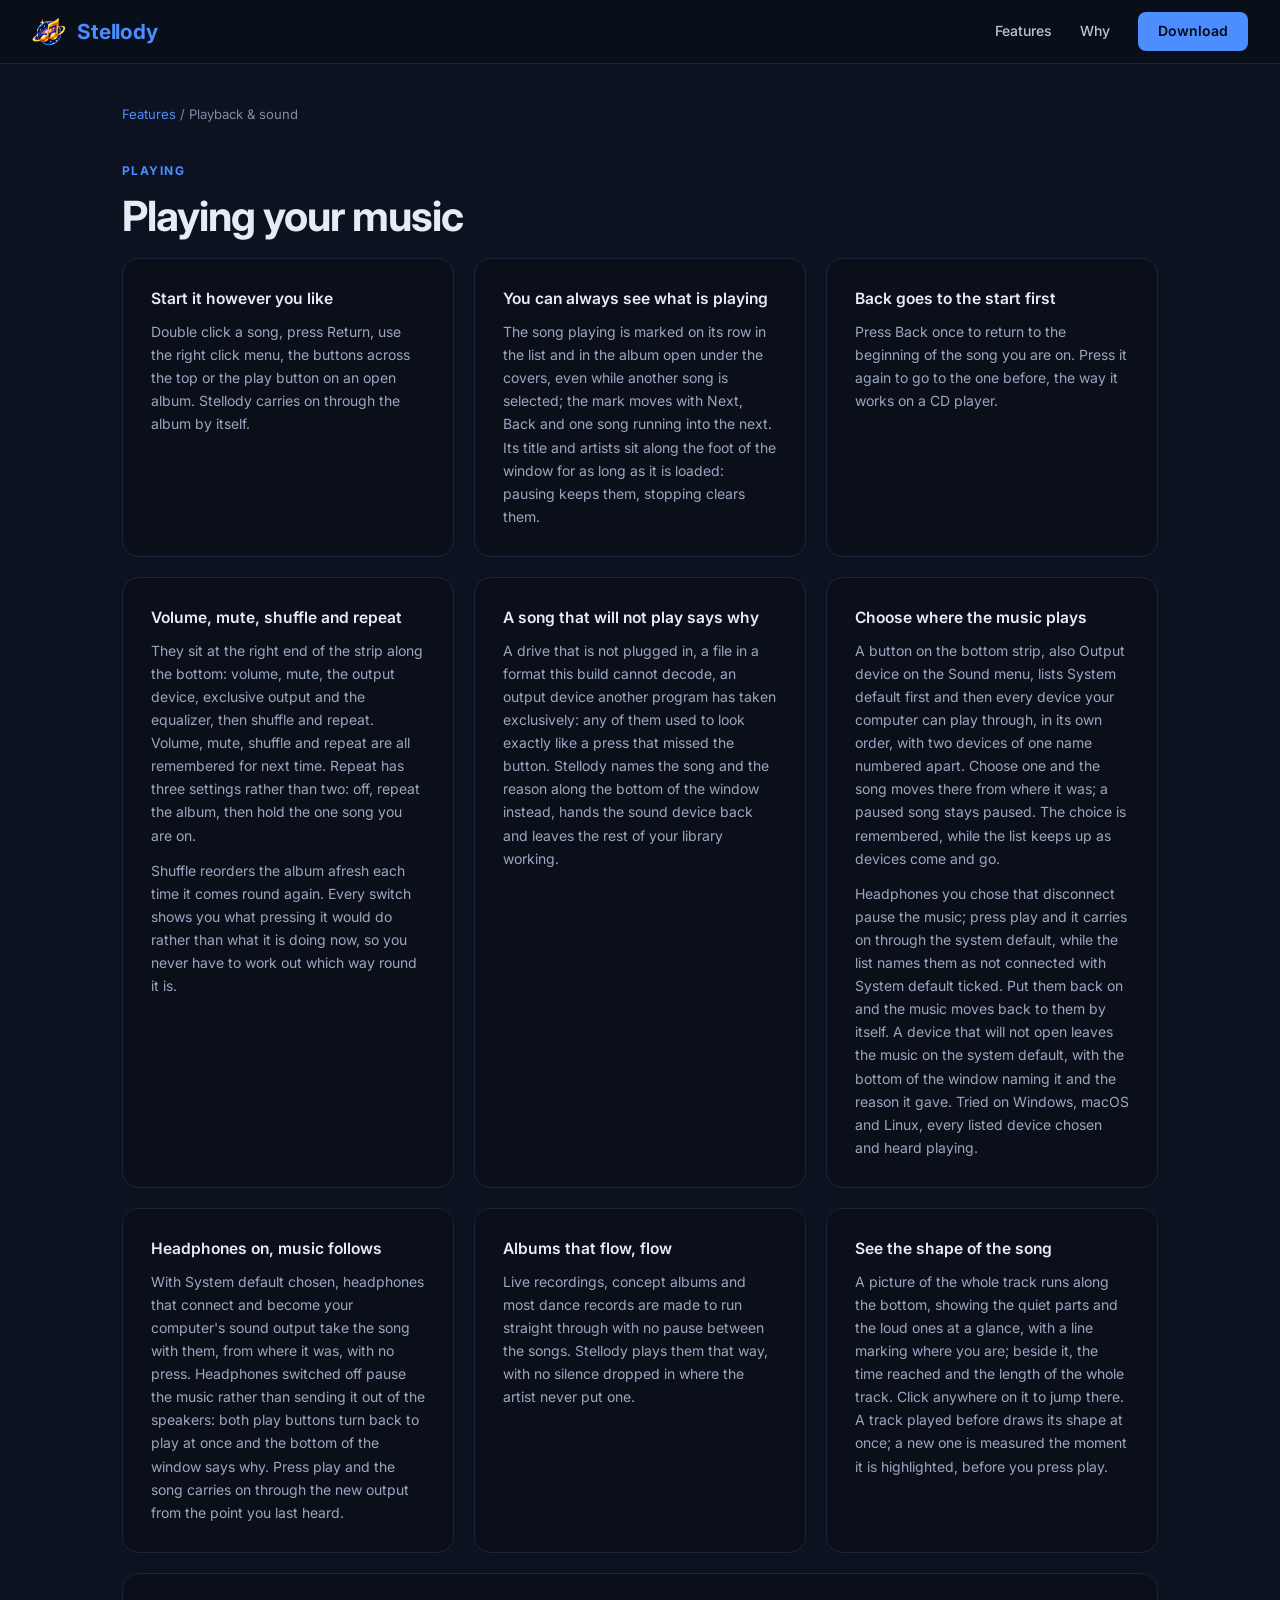
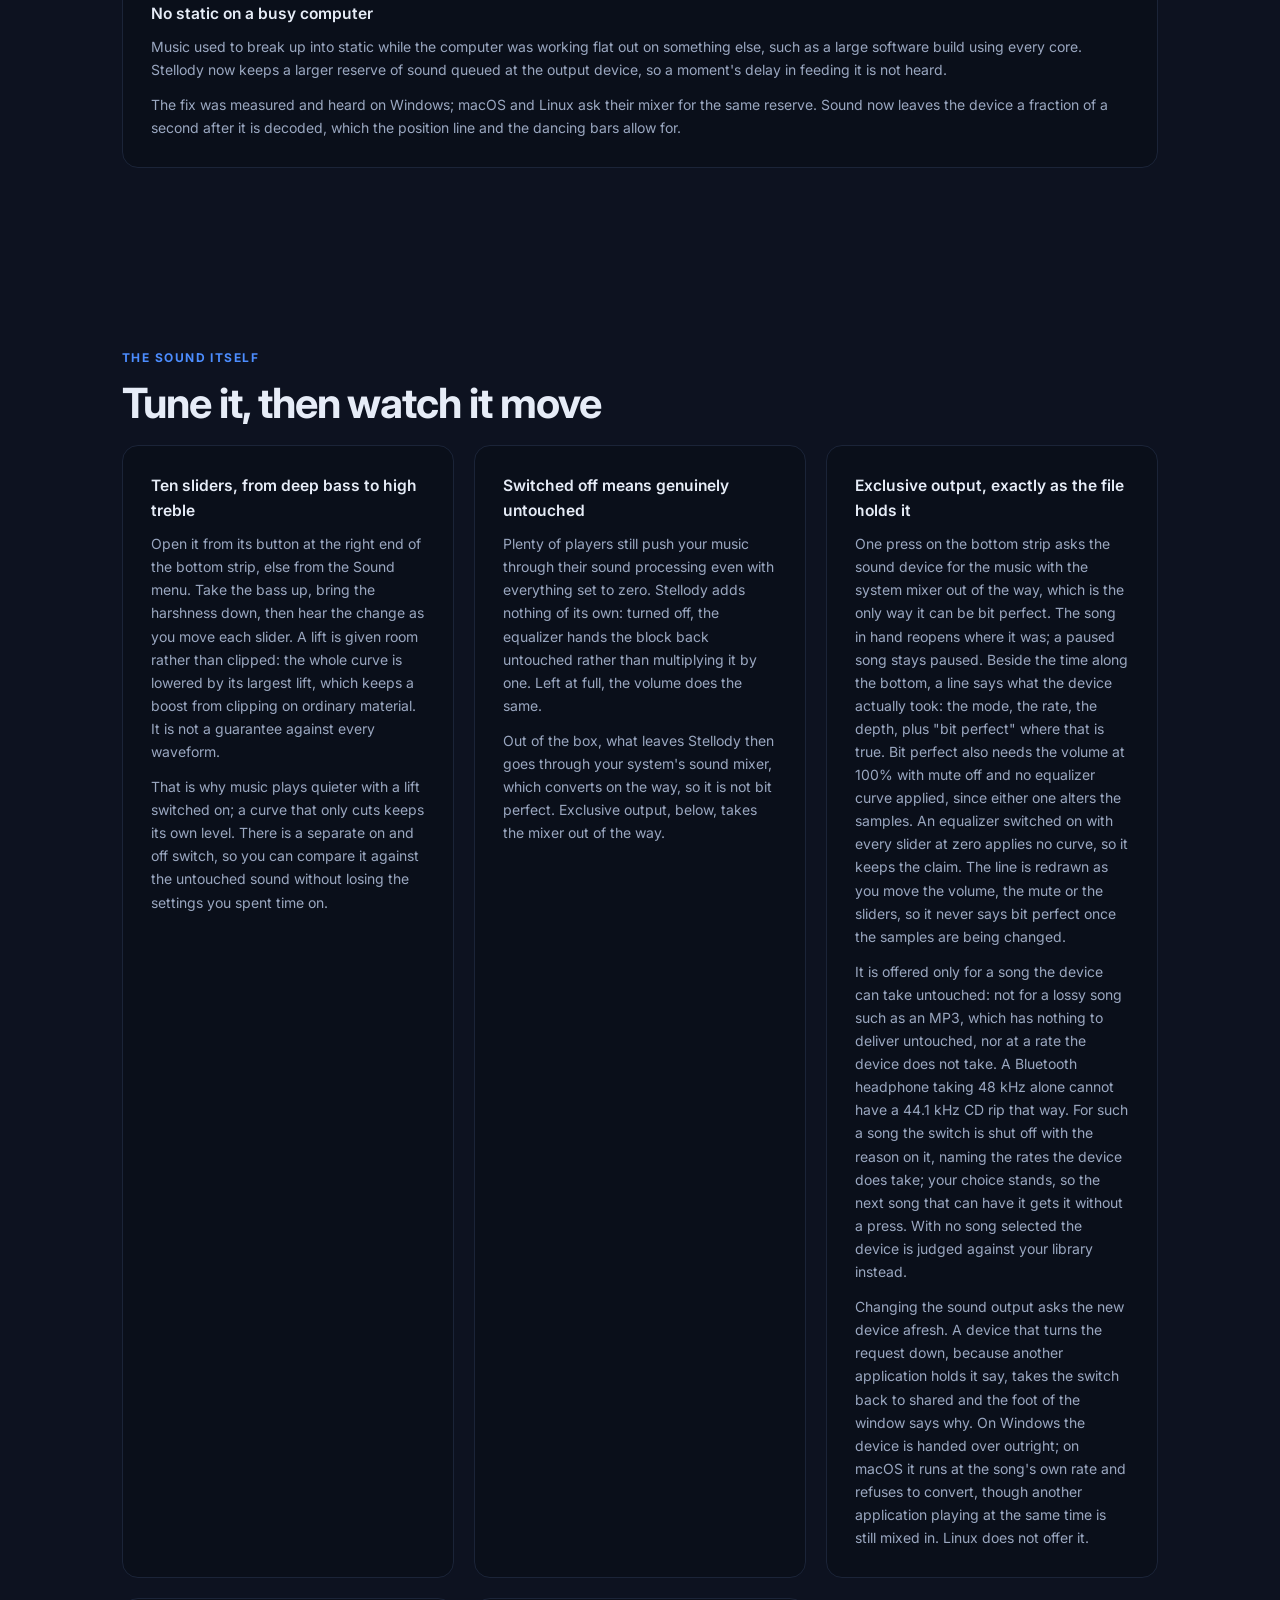
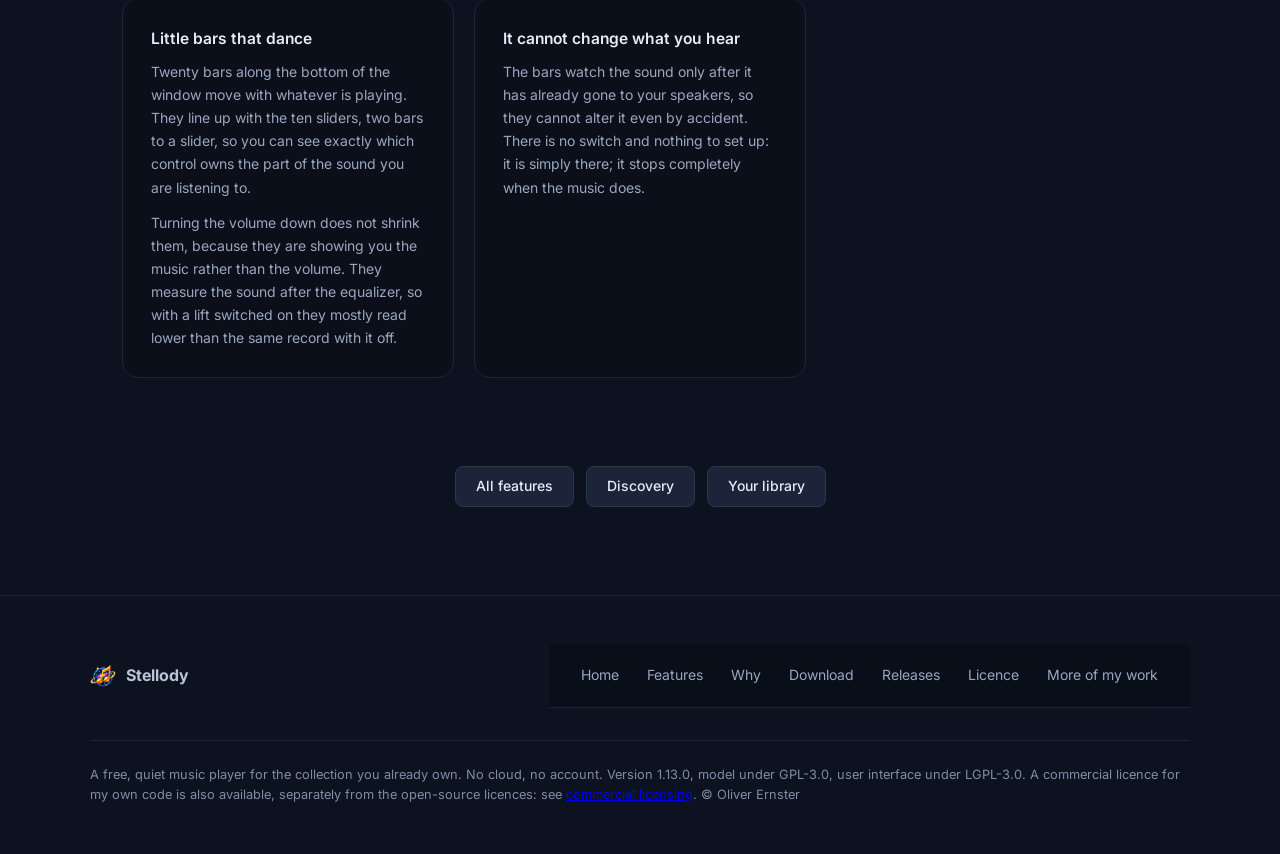
<file: public/playback.html>
<!DOCTYPE html>
<html lang="en">
<head>
  <meta charset="UTF-8">
  <meta name="viewport" content="width=device-width, initial-scale=1.0">
  <title>Stellody playback and sound</title>
  <meta name="description" content="How Stellody plays your music and what it does to the sound: output devices, gapless albums, the waveform, buffering, a ten band equalizer that is truly off when off, the dancing bars and exclusive output, with exactly when it is bit perfect.">
  <link rel="canonical" href="https://stellody.co.uk/playback.html">
  <meta name="theme-color" content="#0d1220">
  <meta property="og:type" content="website">
  <meta property="og:site_name" content="Stellody">
  <meta property="og:url" content="https://stellody.co.uk/playback.html">
  <meta property="og:title" content="Stellody playback and sound">
  <meta property="og:description" content="How Stellody plays your music and what it does to the sound: output devices, gapless albums, the waveform, buffering, a ten band equalizer that is truly off when off, the dancing bars and exclusive output, with exactly when it is bit perfect.">
  <meta property="og:image" content="https://stellody.co.uk/stellody-512.png">
  <meta property="og:image:alt" content="Stellody app icon">
  <meta property="og:locale" content="en_GB">
  <meta name="twitter:card" content="summary">
  <script type="application/ld+json">
  {
    "@context": "https://schema.org",
    "@type": "WebPage",
    "name": "Stellody playback and sound",
    "description": "How Stellody plays your music and what it does to the sound: output devices, gapless albums, the waveform, buffering, a ten band equalizer that is truly off when off, the dancing bars and exclusive output, with exactly when it is bit perfect.",
    "url": "https://stellody.co.uk/playback.html",
    "primaryImageOfPage": "https://stellody.co.uk/stellody-512.png",
    "isPartOf": {"@type": "WebSite", "@id": "https://stellody.co.uk/#site",
                 "name": "Stellody", "url": "https://stellody.co.uk/"},
    "about": {"@id": "https://stellody.co.uk/#app"},
    "inLanguage": "en-GB"
  }
  </script>
  <link rel="icon" href="favicon.ico" sizes="any">
  <link rel="icon" type="image/png" sizes="32x32" href="favicon-32.png">
  <link rel="apple-touch-icon" href="apple-touch-icon.png">
  <link rel="preconnect" href="https://fonts.googleapis.com">
  <link rel="preconnect" href="https://fonts.gstatic.com" crossorigin>
  <link href="https://fonts.googleapis.com/css2?family=Inter:opsz,wght@14..32,300;14..32,400;14..32,500;14..32,600;14..32,700&family=JetBrains+Mono:wght@400;500&display=swap" rel="stylesheet">
  <link rel="stylesheet" href="styles.css?v=112b6fcf17">
</head>
<body>

<nav>
  <a class="nav-brand" href="./">
    <img src="stellody-512.png" alt="Stellody icon">
    <span>Stellody</span>
  </a>
  <div class="nav-right">
    <a class="nav-link" href="features.html">Features</a>
    <a class="nav-link" href="why.html">Why</a>
    <a class="btn-primary" href="download.html">Download</a>
  </div>
</nav>

<div class="crumb">
  <a href="features.html">Features</a> <span aria-hidden="true">/</span> Playback &amp; sound
</div>

<section class="section">
  <div class="section-label">Playing</div>
  <h2 class="section-title">Playing your music</h2>
  <div class="features-grid">
    <div class="feat">
      <h3>Start it however you like</h3>
      <p>Double click a song, press Return, use the right click menu, the buttons across the top or the
      play button on an open album. Stellody carries on through the album by itself.</p>
    </div>
    <div class="feat">
      <h3>You can always see what is playing</h3>
      <p>The song playing is marked on its row in the list and in the album open under the covers, even
      while another song is selected; the mark moves with Next, Back and one song running into the
      next. Its title and artists sit along the foot of the window for as long as it is loaded: pausing
      keeps them, stopping clears them.</p>
    </div>
    <div class="feat">
      <h3>Back goes to the start first</h3>
      <p>Press Back once to return to the beginning of the song you are on. Press it again to go to the
      one before, the way it works on a CD player.</p>
    </div>
    <div class="feat">
      <h3>Volume, mute, shuffle and repeat</h3>
      <p>They sit at the right end of the strip along the bottom: volume, mute, the output device,
      exclusive output and the equalizer, then shuffle and repeat. Volume, mute, shuffle and repeat are all remembered for next time. Repeat has three settings rather than two: off, repeat the
      album, then hold the one song you are on.</p>
      <p>Shuffle reorders the album afresh each time it comes round
      again. Every switch shows you what pressing it would do rather than what it is doing now, so you
      never have to work out which way round it is.</p>
    </div>
    <div class="feat">
      <h3>A song that will not play says why</h3>
      <p>A drive that is not plugged in, a file in a format this build cannot decode, an output device
      another program has taken exclusively: any of them used to look exactly like a press that missed the
      button. Stellody names the song and the reason along the bottom of the window instead, hands the
      sound device back and leaves the rest of your library working.</p>
    </div>
    <div class="feat">
      <h3>Choose where the music plays</h3>
      <p>A button on the bottom strip, also Output device on the Sound menu, lists System default first
      and then every device your computer can play through, in its own order, with two devices of one
      name numbered apart. Choose one and the song moves there from where it was; a paused song stays
      paused. The choice is remembered, while the list keeps up as devices come and go.</p>
      <p>Headphones you chose that disconnect pause the music; press play and it carries on through the
      system default, while the list names them as not connected with System default ticked. Put them
      back on and the music moves back to them by itself. A device that will not open leaves the music on
      the system default, with the bottom of the window naming it and the reason it gave. Tried on
      Windows, macOS and Linux, every listed device chosen and heard playing.</p>
    </div>
    <div class="feat">
      <h3>Headphones on, music follows</h3>
      <p>With System default chosen, headphones that connect and become your computer's sound output
      take the song with them, from where it was, with no press. Headphones switched off pause the music
      rather than sending it out of the speakers: both play buttons turn back to play at once and the
      bottom of the window says why. Press play and the song carries on through the new output from the
      point you last heard.</p>
    </div>
    <div class="feat">
      <h3>Albums that flow, flow</h3>
      <p>Live recordings, concept albums and most dance records are made to run straight through with no
      pause between the songs. Stellody plays them that way, with no silence dropped in where the artist
      never put one.</p>
    </div>
    <div class="feat">
      <h3>See the shape of the song</h3>
      <p>A picture of the whole track runs along the bottom, showing the quiet parts and the loud ones at
      a glance, with a line marking where you are; beside it, the time reached and the length of the
      whole track. Click anywhere on it to
      jump there. A track played before draws its shape at once; a new one is measured the moment it is
      highlighted, before you press play.</p>
    </div>
    <div class="feat">
      <h3>No static on a busy computer</h3>
      <p>Music used to break up into static while the computer was working flat out on something else,
      such as a large software build using every core. Stellody now keeps a larger reserve of sound
      queued at the output device, so a moment's delay in feeding it is not heard.</p>
      <p>The fix was measured
      and heard on Windows; macOS and Linux ask their mixer for the same reserve. Sound now leaves the
      device a fraction of a second after it is decoded, which the position line and the dancing bars
      allow for.</p>
    </div>
  </div>
</section>

<section class="section">
  <div class="section-label">The sound itself</div>
  <h2 class="section-title">Tune it, then watch it move</h2>
  <div class="features-grid">
    <div class="feat">
      <h3>Ten sliders, from deep bass to high treble</h3>
      <p>Open it from its button at the right end of the bottom strip, else from the Sound menu. Take the bass up,
      bring the harshness down, then hear the change as you move each slider. A lift is given room rather
      than clipped: the whole curve is lowered by its largest lift, which keeps a boost from clipping on
      ordinary material. It is not a guarantee against every waveform.</p>
      <p>That is why music plays quieter with a lift switched
      on; a curve that only cuts keeps its own level. There is a separate on and off switch, so you can
      compare it against the untouched sound without losing the settings you spent time on.</p>
    </div>
    <div class="feat">
      <h3>Switched off means genuinely untouched</h3>
      <p>Plenty of players still push your music through their sound processing even with everything set
      to zero. Stellody adds nothing of its own: turned off, the equalizer hands the block back untouched
      rather than multiplying it by one. Left at full, the volume does the same.</p>
      <p>Out of the box, what leaves Stellody then goes through your system's sound mixer, which
      converts on the way, so it is not bit perfect. Exclusive output, below, takes the mixer out of
      the way.</p>
    </div>
    <div class="feat">
      <h3>Exclusive output, exactly as the file holds it</h3>
      <p>One press on the bottom strip asks the sound device for the music with the system mixer out
      of the way, which is the only way it can be bit perfect. The song in hand reopens where it was; a
      paused song stays paused. Beside the time along the bottom, a line says what the device actually
      took: the mode, the rate, the depth, plus "bit perfect" where that is true. Bit perfect also needs
      the volume at 100% with mute off and no equalizer curve applied, since either one alters the
      samples. An equalizer switched on with every slider at zero applies no curve, so it keeps the
      claim. The line is redrawn as you move the volume, the mute or the sliders, so it never says bit
      perfect once the samples are being changed.</p>
      <p>It is offered only for a song the device can take untouched: not for a lossy song such as an
      MP3, which has nothing to deliver untouched, nor at a rate the device does not take. A Bluetooth
      headphone taking 48 kHz alone cannot have a 44.1 kHz CD rip that way. For such a song the switch
      is shut off with the reason on it, naming the rates the device does take; your choice stands, so
      the next song that can have it gets it without a press. With no song selected the device is judged
      against your library instead.</p>
      <p>Changing the sound output asks the new device afresh. A device that turns the request down,
      because another application holds it say, takes the switch back to shared and the foot of the
      window says why. On Windows the device is handed over outright; on macOS it runs at the song's own
      rate and refuses to convert, though another application playing at the same time is still mixed
      in. Linux does not offer it.</p>
    </div>
    <div class="feat">
      <h3>Little bars that dance</h3>
      <p>Twenty bars along the bottom of the window move with whatever is playing. They line up with the
      ten sliders, two bars to a slider, so you can see exactly which control owns the part of the sound
      you are listening to.</p>
      <p>Turning the volume down does not shrink them, because they are showing you the
      music rather than the volume. They measure the sound after the equalizer, so with a lift switched on
      they mostly read lower than the same record with it off.</p>
    </div>
    <div class="feat">
      <h3>It cannot change what you hear</h3>
      <p>The bars watch the sound only after it has already gone to your speakers, so they cannot alter it
      even by accident. There is no switch and nothing to set up: it is simply there; it stops
      completely when the music does.</p>
    </div>
  </div>
</section>

<section class="section onward">
  <p class="onward-links">
    <a class="btn-secondary" href="features.html">All features</a>
    <a class="btn-secondary" href="discovery.html">Discovery</a>
    <a class="btn-secondary" href="library.html">Your library</a>
  </p>
</section>

<footer>
  <div class="footer-inner">
    <div class="footer-top">
      <a class="footer-brand" href="./">
        <img src="stellody-512.png" alt="Stellody">
        <span>Stellody</span>
      </a>
      <nav class="footer-links">
        <a href="./">Home</a>
        <a href="features.html">Features</a>
        <a href="why.html">Why</a>
        <a href="download.html">Download</a>
        <a href="https://github.com/oernster/stellody/releases">Releases</a>
        <a href="https://github.com/oernster/stellody/blob/main/LICENSE">Licence</a>
        <a href="https://ernster.dev">More of my work</a>
      </nav>
    </div>
    <div class="footer-bottom">
      <p>A free, quiet music player for the collection you already own. No cloud, no account.
      Version <!--VERSION-->1.13.0<!--/VERSION-->, model under GPL-3.0, user interface under LGPL-3.0.
      A commercial licence for my own code is also available, separately from the open-source licences: see <a href="https://ernster.dev/commercial-licensing.html">commercial licensing</a>.
      &copy; Oliver Ernster</p>
    </div>
  </div>
</footer>

</body>
</html>
</file>
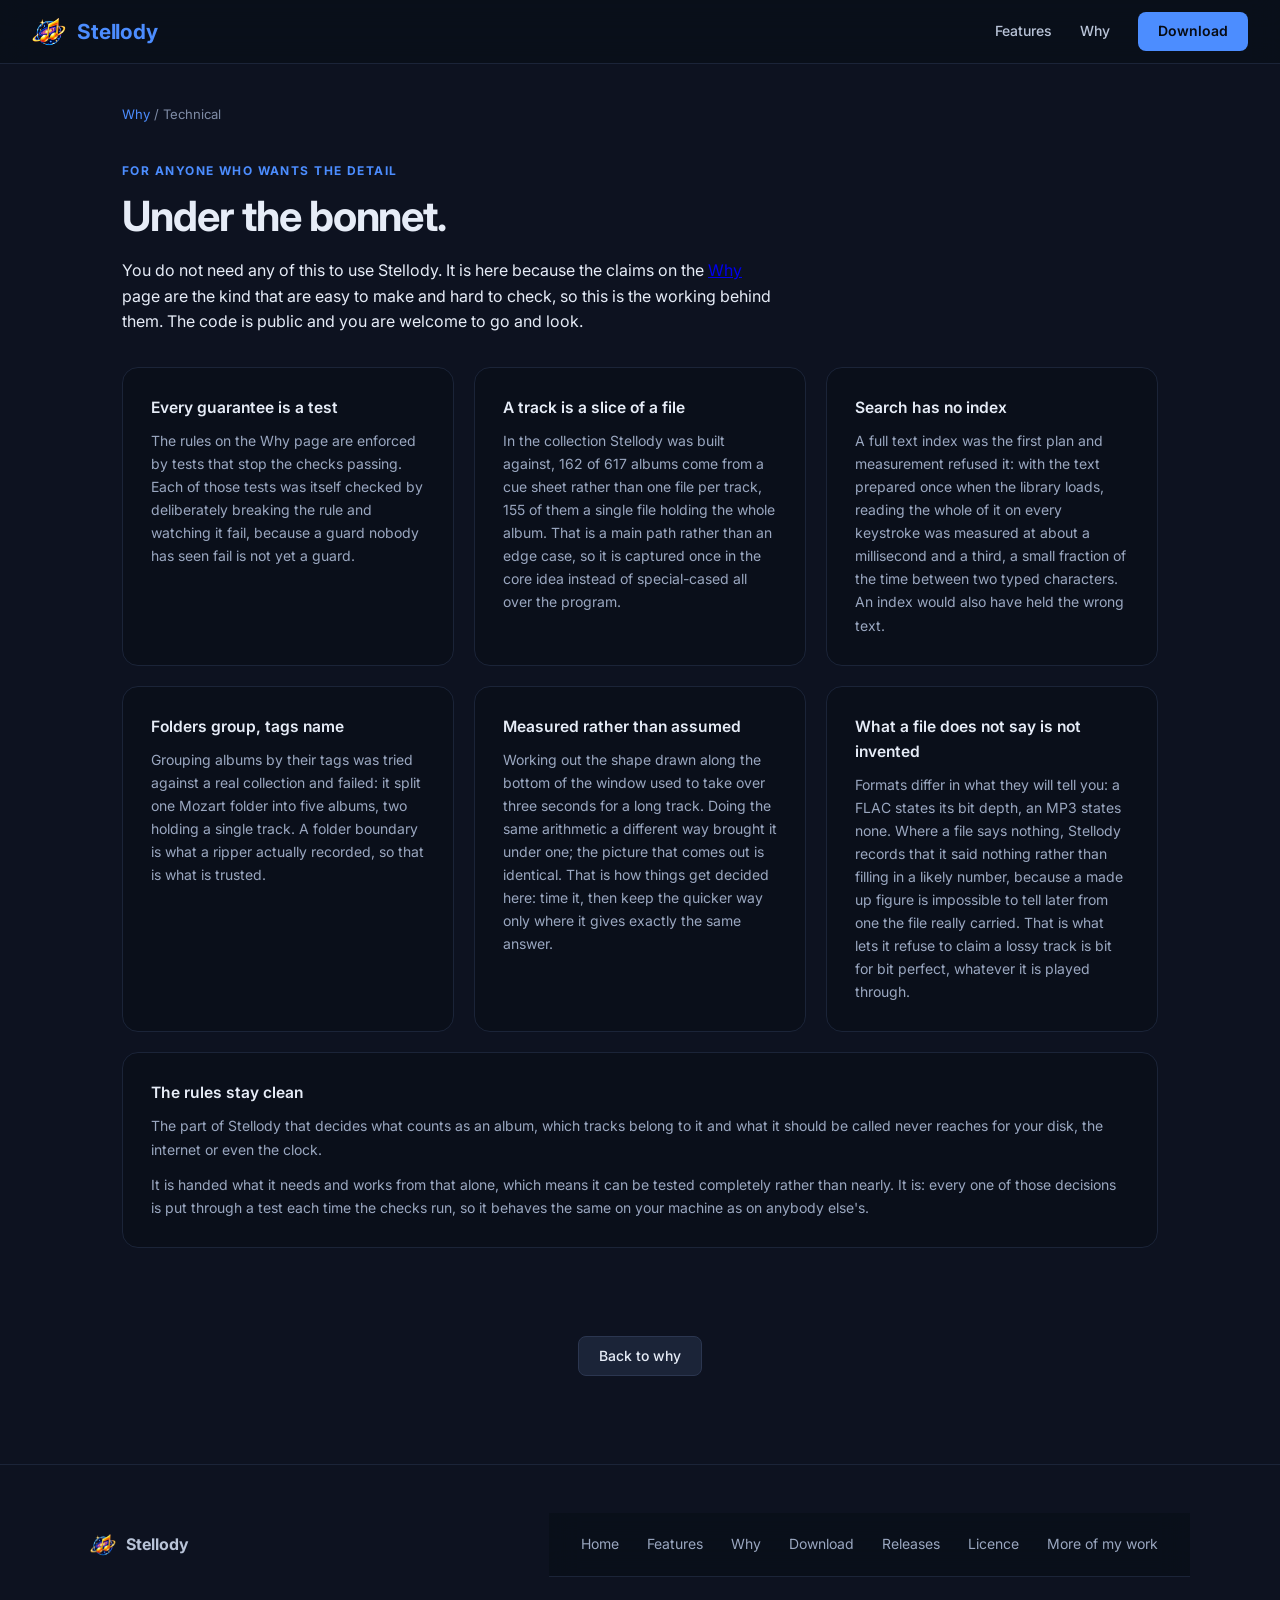
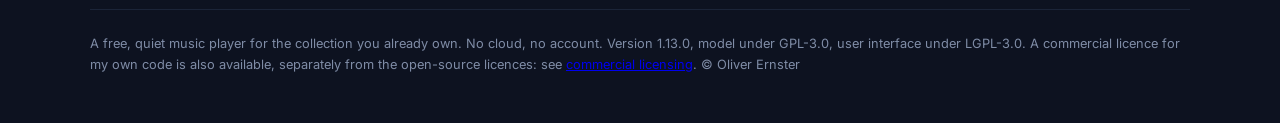
<file: public/technical.html>
<!DOCTYPE html>
<html lang="en">
<head>
  <meta charset="UTF-8">
  <meta name="viewport" content="width=device-width, initial-scale=1.0">
  <title>Stellody under the bonnet: how its claims are kept true</title>
  <meta name="description" content="For anyone who wants the detail: every guarantee is a test, a track is a slice of a file, search has no index, folders group while tags name; nothing a file does not say is invented.">
  <link rel="canonical" href="https://stellody.co.uk/technical.html">
  <meta name="theme-color" content="#0d1220">
  <meta property="og:type" content="website">
  <meta property="og:site_name" content="Stellody">
  <meta property="og:url" content="https://stellody.co.uk/technical.html">
  <meta property="og:title" content="Stellody under the bonnet: how its claims are kept true">
  <meta property="og:description" content="For anyone who wants the detail: every guarantee is a test, a track is a slice of a file, search has no index, folders group while tags name; nothing a file does not say is invented.">
  <meta property="og:image" content="https://stellody.co.uk/stellody-512.png">
  <meta property="og:image:alt" content="Stellody app icon">
  <meta property="og:locale" content="en_GB">
  <meta name="twitter:card" content="summary">
  <script type="application/ld+json">
  {
    "@context": "https://schema.org",
    "@type": "WebPage",
    "name": "Stellody under the bonnet: how its claims are kept true",
    "description": "For anyone who wants the detail: every guarantee is a test, a track is a slice of a file, search has no index, folders group while tags name; nothing a file does not say is invented.",
    "url": "https://stellody.co.uk/technical.html",
    "primaryImageOfPage": "https://stellody.co.uk/stellody-512.png",
    "isPartOf": {"@type": "WebSite", "@id": "https://stellody.co.uk/#site",
                 "name": "Stellody", "url": "https://stellody.co.uk/"},
    "about": {"@id": "https://stellody.co.uk/#app"},
    "inLanguage": "en-GB"
  }
  </script>
  <link rel="icon" href="favicon.ico" sizes="any">
  <link rel="icon" type="image/png" sizes="32x32" href="favicon-32.png">
  <link rel="apple-touch-icon" href="apple-touch-icon.png">
  <link rel="preconnect" href="https://fonts.googleapis.com">
  <link rel="preconnect" href="https://fonts.gstatic.com" crossorigin>
  <link href="https://fonts.googleapis.com/css2?family=Inter:opsz,wght@14..32,300;14..32,400;14..32,500;14..32,600;14..32,700&family=JetBrains+Mono:wght@400;500&display=swap" rel="stylesheet">
  <link rel="stylesheet" href="styles.css?v=112b6fcf17">
</head>
<body>

<nav>
  <a class="nav-brand" href="./">
    <img src="stellody-512.png" alt="Stellody icon">
    <span>Stellody</span>
  </a>
  <div class="nav-right">
    <a class="nav-link" href="features.html">Features</a>
    <a class="nav-link" href="why.html">Why</a>
    <a class="btn-primary" href="download.html">Download</a>
  </div>
</nav>

<div class="crumb">
  <a href="why.html">Why</a> <span aria-hidden="true">/</span> Technical
</div>

<section class="section">
  <div class="section-label">For anyone who wants the detail</div>
  <h2 class="section-title">Under the bonnet.</h2>
  <p style="max-width:65ch;">
    You do not need any of this to use Stellody. It is here because the claims on the <a href="why.html">Why</a> page are the kind that are
    easy to make and hard to check, so this is the working behind them. The code is public and you are
    welcome to go and look.
  </p>
  <div class="features-grid" style="margin-top:2rem;">
    <div class="feat">
      <h3>Every guarantee is a test</h3>
      <p>The rules on the Why page are enforced by tests that stop the checks passing. Each of those tests was itself checked
      by deliberately breaking the rule and watching it fail, because a guard nobody has seen fail is not
      yet a guard.</p>
    </div>
    <div class="feat">
      <h3>A track is a slice of a file</h3>
      <p>In the collection Stellody was built against, 162 of 617 albums come from a cue sheet rather
      than one file per track, 155 of them a single file holding the whole album. That is a main path rather than an edge case, so it is
      captured once in the core idea instead of special-cased all over the program.</p>
    </div>
    <div class="feat">
      <h3>Search has no index</h3>
      <p>A full text index was the first plan and measurement refused it: with the text prepared once
      when the library loads, reading the whole of it on every keystroke was measured at about a
      millisecond and a third, a small fraction of the time between two typed characters. An index
      would also have held the wrong text.</p>
    </div>
    <div class="feat">
      <h3>Folders group, tags name</h3>
      <p>Grouping albums by their tags was tried against a real collection and failed: it split one Mozart
      folder into five albums, two holding a single track. A folder boundary is what a ripper actually
      recorded, so that is what is trusted.</p>
    </div>
    <div class="feat">
      <h3>Measured rather than assumed</h3>
      <p>Working out the shape drawn along the bottom of the window used to take over three seconds for a
      long track. Doing the same arithmetic a different way brought it under one; the picture that
      comes out is identical. That is how things get decided here: time it, then keep the quicker way only
      where it gives exactly the same answer.</p>
    </div>
    <div class="feat">
      <h3>What a file does not say is not invented</h3>
      <p>Formats differ in what they will tell you: a FLAC states its bit depth, an MP3 states none. Where
      a file says nothing, Stellody records that it said nothing rather than filling in a likely number,
      because a made up figure is impossible to tell later from one the file really carried. That is what
      lets it refuse to claim a lossy track is bit for bit perfect, whatever it is played through.</p>
    </div>
    <div class="feat">
      <h3>The rules stay clean</h3>
      <p>The part of Stellody that decides what counts as an album, which tracks belong to it and what it
      should be called never reaches for your disk, the internet or even the clock.</p>
      <p>It is handed what it
      needs and works from that alone, which means it can be tested completely rather than nearly. It is:
      every one of those decisions is put through a test each time the checks run, so it behaves the
      same on your machine as on anybody else's.</p>
    </div>
  </div>
</section>

<section class="section onward">
  <p class="onward-links">
    <a class="btn-secondary" href="why.html">Back to why</a>
  </p>
</section>

<footer>
  <div class="footer-inner">
    <div class="footer-top">
      <a class="footer-brand" href="./">
        <img src="stellody-512.png" alt="Stellody">
        <span>Stellody</span>
      </a>
      <nav class="footer-links">
        <a href="./">Home</a>
        <a href="features.html">Features</a>
        <a href="why.html">Why</a>
        <a href="download.html">Download</a>
        <a href="https://github.com/oernster/stellody/releases">Releases</a>
        <a href="https://github.com/oernster/stellody/blob/main/LICENSE">Licence</a>
        <a href="https://ernster.dev">More of my work</a>
      </nav>
    </div>
    <div class="footer-bottom">
      <p>A free, quiet music player for the collection you already own. No cloud, no account.
      Version <!--VERSION-->1.13.0<!--/VERSION-->, model under GPL-3.0, user interface under LGPL-3.0.
      A commercial licence for my own code is also available, separately from the open-source licences: see <a href="https://ernster.dev/commercial-licensing.html">commercial licensing</a>.
      &copy; Oliver Ernster</p>
    </div>
  </div>
</footer>

</body>
</html>
</file>
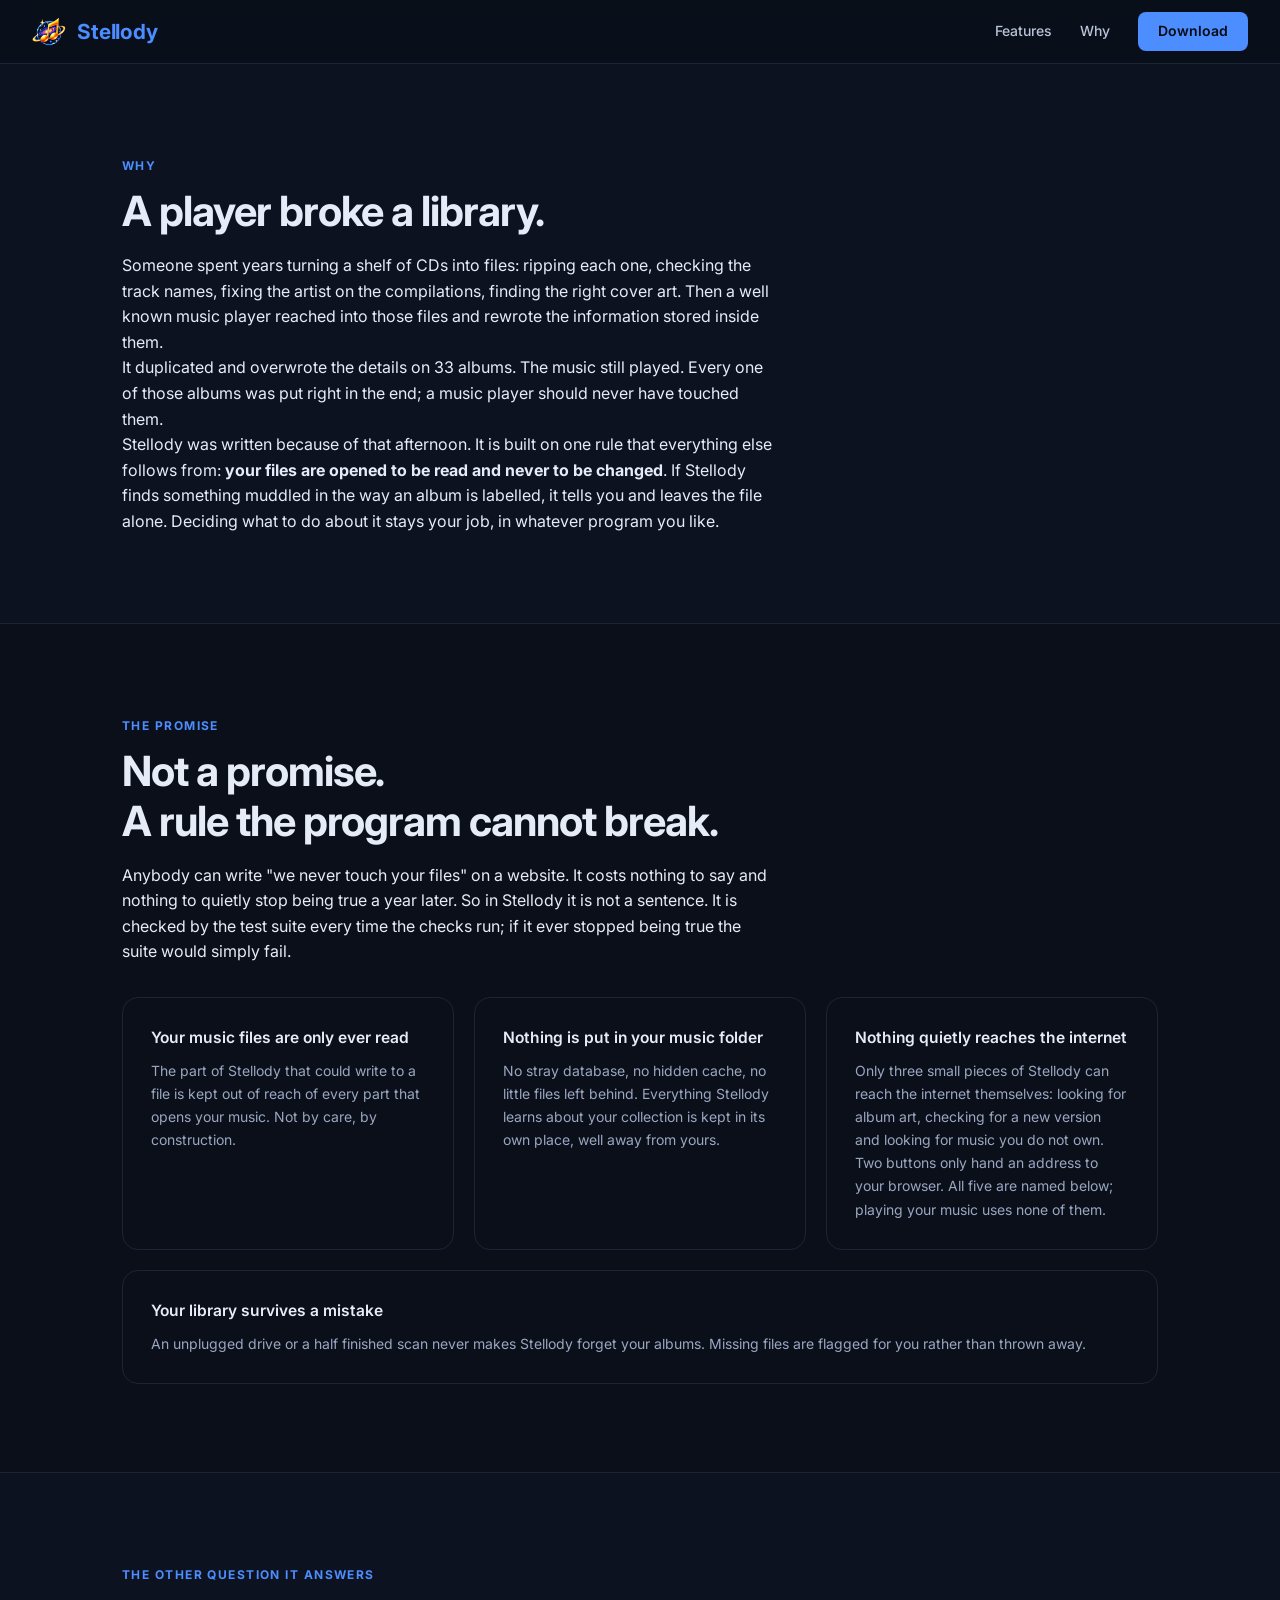
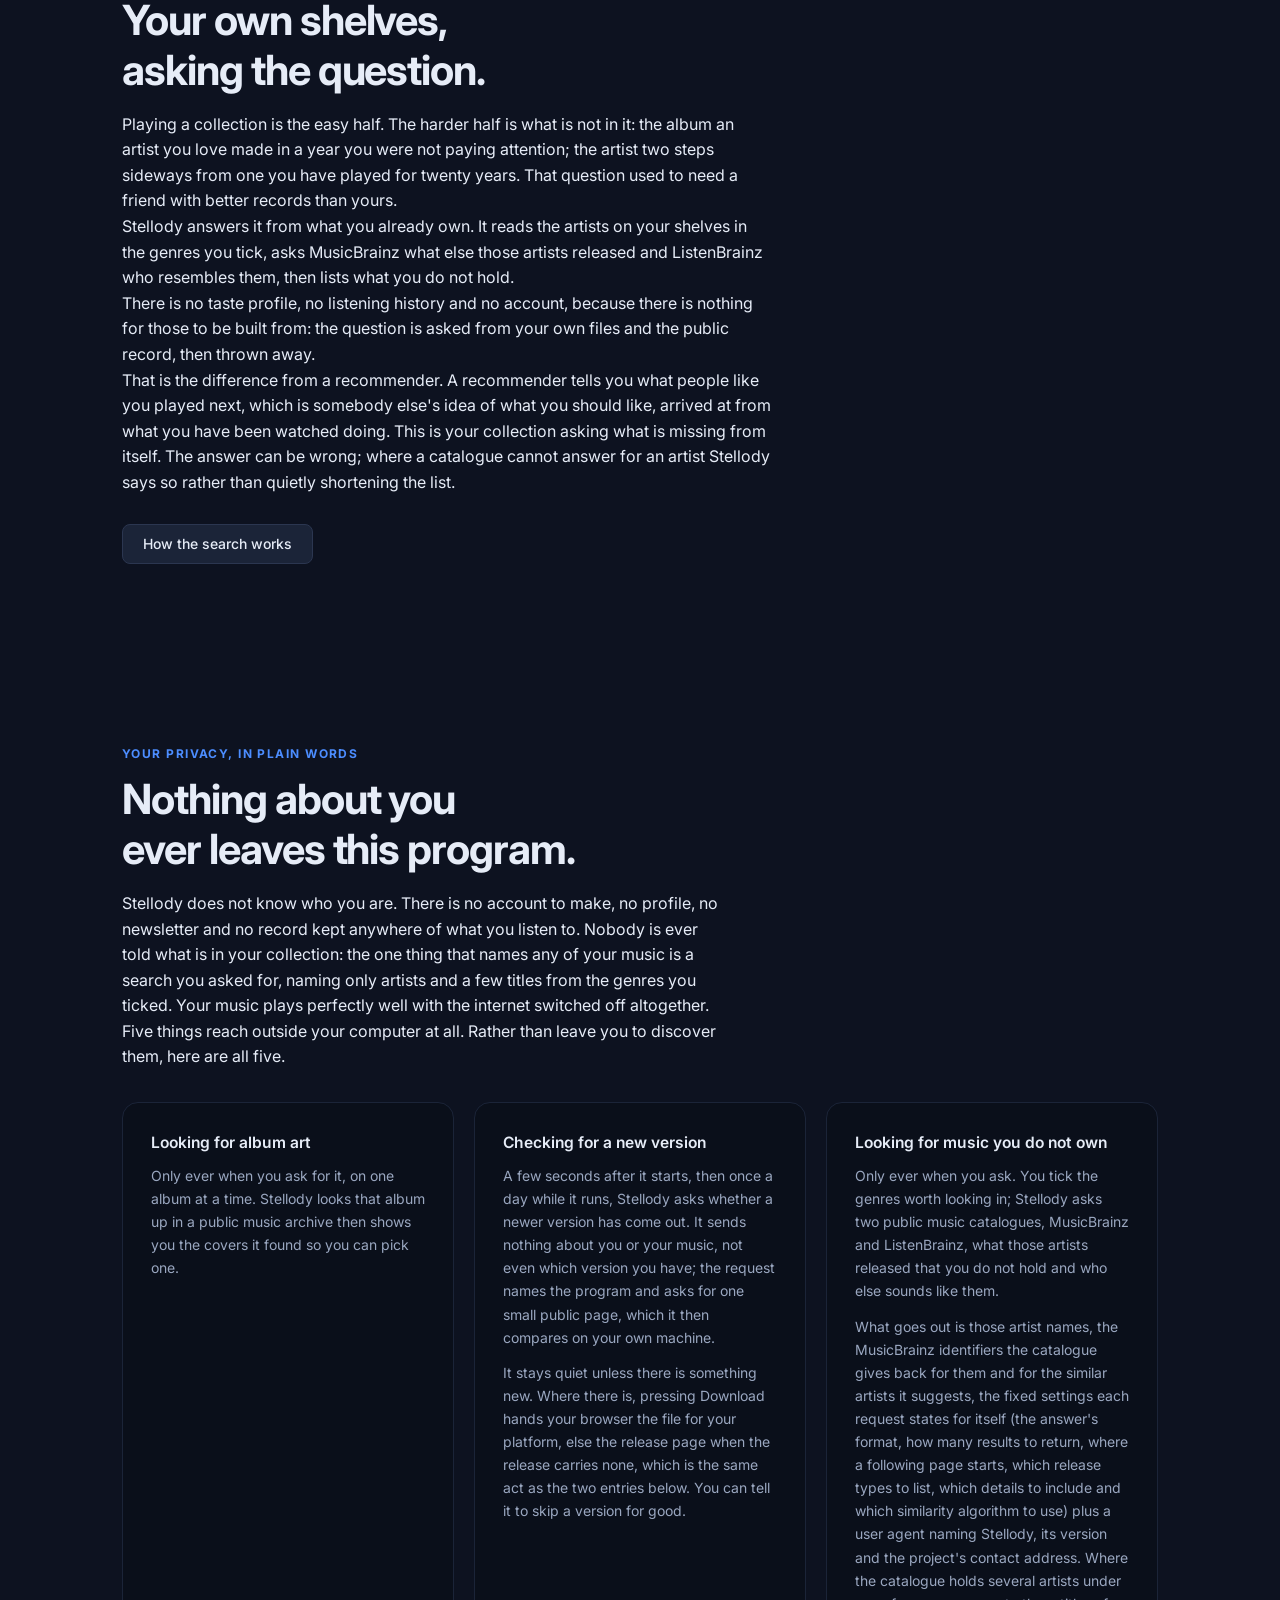
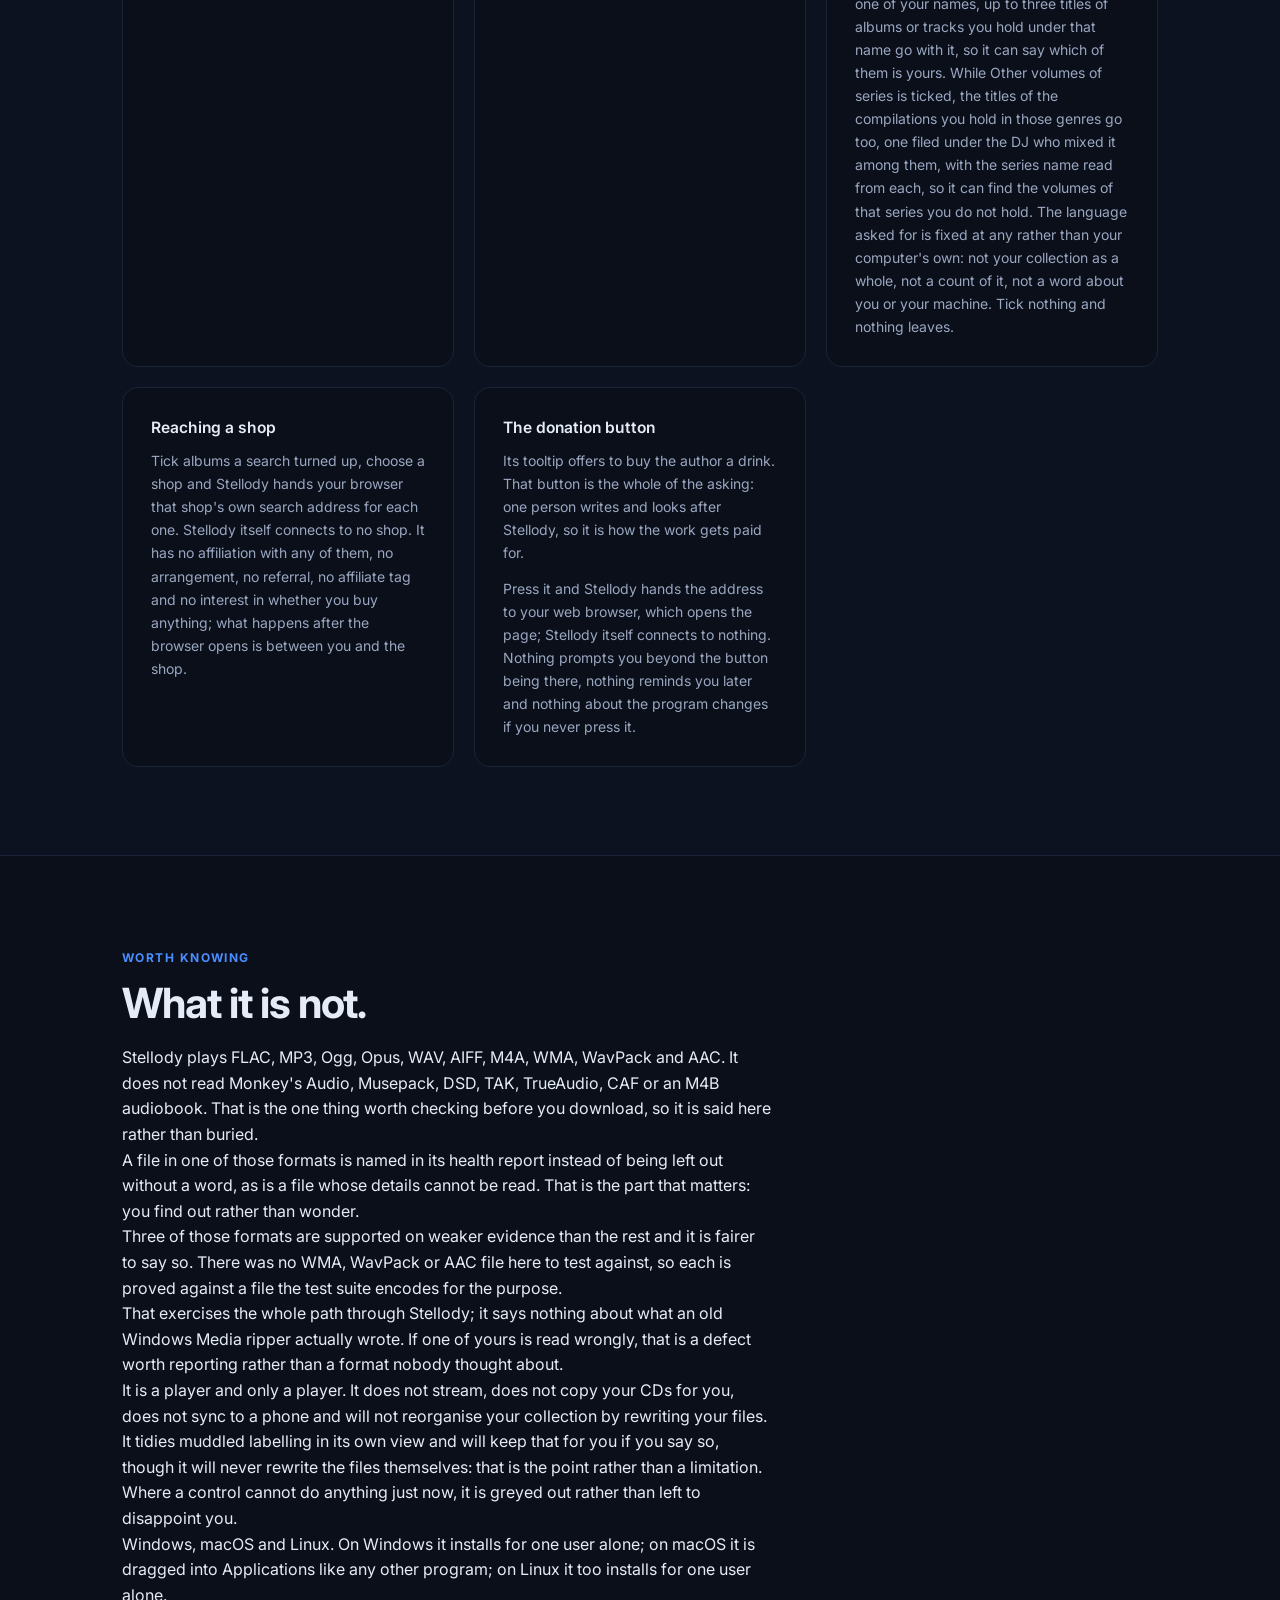
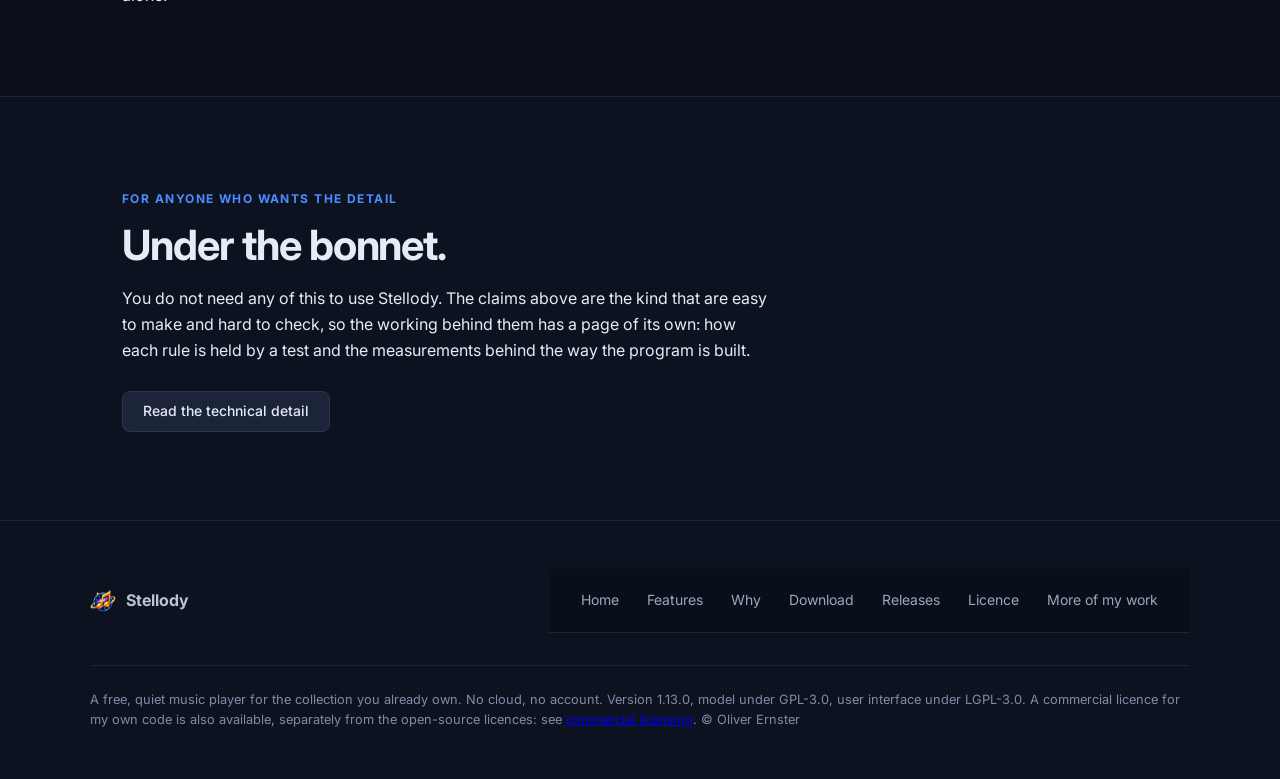
<file: public/why.html>
<!DOCTYPE html>
<html lang="en">
<head>
  <meta charset="UTF-8">
  <meta name="viewport" content="width=device-width, initial-scale=1.0">
  <title>Why Stellody exists</title>
  <meta name="description" content="Another player rewrote the information inside a real collection and damaged 33 albums. Why Stellody only ever reads your files and what it will not do.">
  <link rel="canonical" href="https://stellody.co.uk/why.html">
  <meta name="theme-color" content="#0d1220">
  <meta property="og:type" content="website">
  <meta property="og:site_name" content="Stellody">
  <meta property="og:url" content="https://stellody.co.uk/why.html">
  <meta property="og:title" content="Why Stellody exists">
  <meta property="og:description" content="Written after a commercially available player wrote tags back into a real collection and damaged it. Why it never writes to your files and why the promise is held by a test.">
  <meta property="og:image" content="https://stellody.co.uk/stellody-512.png">
  <meta property="og:image:alt" content="Stellody app icon">
  <meta property="og:locale" content="en_GB">
  <meta name="twitter:card" content="summary">
  <script type="application/ld+json">
  {
    "@context": "https://schema.org",
    "@type": "WebPage",
    "name": "Why Stellody exists",
    "description": "A player rewrote the tags inside a real collection and damaged 33 albums. Stellody opens files to read them and never to change them.",
    "url": "https://stellody.co.uk/why.html",
    "primaryImageOfPage": "https://stellody.co.uk/stellody-512.png",
    "isPartOf": {"@type": "WebSite", "@id": "https://stellody.co.uk/#site",
                 "name": "Stellody", "url": "https://stellody.co.uk/"},
    "about": {"@id": "https://stellody.co.uk/#app"},
    "inLanguage": "en-GB"
  }
  </script>
  <link rel="icon" href="favicon.ico" sizes="any">
  <link rel="icon" type="image/png" sizes="32x32" href="favicon-32.png">
  <link rel="apple-touch-icon" href="apple-touch-icon.png">
  <link rel="preconnect" href="https://fonts.googleapis.com">
  <link rel="preconnect" href="https://fonts.gstatic.com" crossorigin>
  <link href="https://fonts.googleapis.com/css2?family=Inter:opsz,wght@14..32,300;14..32,400;14..32,500;14..32,600;14..32,700&family=JetBrains+Mono:wght@400;500&display=swap" rel="stylesheet">
  <link rel="stylesheet" href="styles.css?v=112b6fcf17">
</head>
<body>

<nav>
  <a class="nav-brand" href="./">
    <img src="stellody-512.png" alt="Stellody icon">
    <span>Stellody</span>
  </a>
  <div class="nav-right">
    <a class="nav-link" href="features.html">Features</a>
    <a class="nav-link" href="why.html">Why</a>
    <a class="btn-primary" href="download.html">Download</a>
  </div>
</nav>

<section class="section">
  <div class="section-label">Why</div>
  <h2 class="section-title">A player broke a library.</h2>
  <p style="max-width:65ch;">
    Someone spent years turning a shelf of CDs into files: ripping each one, checking the track names,
    fixing the artist on the compilations, finding the right cover art. Then a well known music player
    reached into those files and rewrote the information stored inside them.</p>
  <p style="max-width:65ch;">It duplicated and overwrote
    the details on 33 albums. The music still played. Every one of those albums was put right in the
    end; a music player should never have touched them.
  </p>
  <p style="max-width:65ch;">
    Stellody was written because of that afternoon. It is built on one rule that everything else follows
    from: <strong>your files are opened to be read and never to be changed</strong>. If Stellody finds
    something muddled in the way an album is labelled, it tells you and leaves the file alone. Deciding
    what to do about it stays your job, in whatever program you like.
  </p>
</section>

<div class="split-band">
  <section class="section">
    <div class="section-label">The promise</div>
    <h2 class="section-title">Not a promise.<br>A rule the program cannot break.</h2>
    <p style="max-width:65ch;">
      Anybody can write "we never touch your files" on a website. It costs nothing to say and nothing to
      quietly stop being true a year later. So in Stellody it is not a sentence. It is checked by the
      test suite every time the checks run; if it ever stopped being true the suite would simply fail.
    </p>
    <div class="features-grid" style="margin-top:2rem;">
      <div class="feat">
        <h3>Your music files are only ever read</h3>
        <p>The part of Stellody that could write to a file is kept out of reach of every part that opens
        your music. Not by care, by construction.</p>
      </div>
      <div class="feat">
        <h3>Nothing is put in your music folder</h3>
        <p>No stray database, no hidden cache, no little files left behind. Everything Stellody learns
        about your collection is kept in its own place, well away from yours.</p>
      </div>
      <div class="feat">
        <h3>Nothing quietly reaches the internet</h3>
        <p>Only three small pieces of Stellody can reach the internet themselves: looking for album art,
        checking for a new version and looking for music you do not own. Two buttons only hand an address
        to your browser. All five are named below; playing your music uses none of them.</p>
      </div>
      <div class="feat">
        <h3>Your library survives a mistake</h3>
        <p>An unplugged drive or a half finished scan never makes Stellody forget your albums. Missing
        files are flagged for you rather than thrown away.</p>
      </div>
    </div>
  </section>
</div>

<section class="section">
  <div class="section-label">The other question it answers</div>
  <h2 class="section-title">Your own shelves,<br>asking the question.</h2>
  <p style="max-width:65ch;">
    Playing a collection is the easy half. The harder half is what is not in it: the album an artist you
    love made in a year you were not paying attention; the artist two steps sideways from one you have
    played for twenty years. That question used to need a friend with better records than yours.
  </p>
  <p style="max-width:65ch;">
    Stellody answers it from what you already own. It reads the artists on your shelves in the genres you
    tick, asks MusicBrainz what else those artists released and ListenBrainz who resembles them, then
    lists what you do not hold.</p>
  <p style="max-width:65ch;">There is no taste profile, no listening history and no account, because
    there is nothing for those to be built from: the question is asked from your own files and the public
    record, then thrown away.
  </p>
  <p style="max-width:65ch;">
    That is the difference from a recommender. A recommender tells you what people like you played next,
    which is somebody else's idea of what you should like, arrived at from what you have been watched
    doing. This is your collection asking what is missing from itself. The answer can be wrong; where
    a catalogue cannot answer for an artist Stellody says so rather than quietly shortening the list.
  </p>
  <p style="margin-top:1.75rem;">
    <a class="btn-secondary" href="discovery.html">How the search works</a>
  </p>
</section>

<section class="section">
  <div class="section-label">Your privacy, in plain words</div>
  <h2 class="section-title">Nothing about you<br>ever leaves this program.</h2>
  <p style="max-width:60ch;">
    Stellody does not know who you are. There is no account to make, no profile, no newsletter and no
    record kept anywhere of what you listen to. Nobody is ever told what is in your collection: the one
    thing that names any of your music is a search you asked for, naming only artists and a few titles
    from the genres you ticked. Your music plays perfectly well with the internet switched off altogether.
  </p>
  <p style="max-width:60ch;">
    Five things reach outside your computer at all. Rather than leave you to discover them, here are all
    five.
  </p>
  <div class="features-grid" style="margin-top:2rem;">
    <div class="feat">
      <h3>Looking for album art</h3>
      <p>Only ever when you ask for it, on one album at a time. Stellody looks that album up in a public
      music archive then shows you the covers it found so you can pick one.</p>
    </div>
    <div class="feat">
      <h3>Checking for a new version</h3>
      <p>A few seconds after it starts, then once a day while it runs, Stellody asks whether a newer version has come out. It sends nothing about you or
      your music, not even which version you have; the request names the program and asks for one small
      public page, which it then compares on your own machine.</p>
      <p>It stays quiet unless there is something
      new. Where there is, pressing Download hands your browser the file for your platform, else the
      release page when the release carries none, which is the same act as the two entries below. You can tell it to skip a version for good.</p>
    </div>
    <div class="feat">
      <h3>Looking for music you do not own</h3>
      <p>Only ever when you ask. You tick the genres worth looking in; Stellody asks two public music
      catalogues, MusicBrainz and ListenBrainz, what those artists released that you do not hold and who
      else sounds like them.</p>
      <p>What goes out is those artist names, the MusicBrainz identifiers the
      catalogue gives back for them and for the similar artists it suggests, the fixed settings each
      request states for itself (the answer's format, how many results to return, where a following page starts, which release types
      to list, which details to include and which similarity algorithm to use) plus a user agent naming Stellody, its version and the project's contact address.
      Where the catalogue holds several artists under one of your names, up to three titles of albums
      or tracks you hold under that name go with it, so it can say which of them is yours. While
      Other volumes of series is ticked, the titles of the compilations you hold in those genres go
      too, one filed under the DJ who mixed it among them, with the series name read from each, so it
      can find the volumes of that series you do not hold. The language
      asked for is fixed at any rather than your computer's own: not your collection as a whole, not a
      count of it, not a word about you or your machine. Tick nothing and nothing leaves.</p>
    </div>
    <div class="feat">
      <h3>Reaching a shop</h3>
      <p>Tick albums a search turned up, choose a shop and Stellody hands your browser that shop's own
      search address for each one. Stellody itself connects to no shop. It has no affiliation with any of
      them, no arrangement, no referral, no affiliate tag and no interest in whether you buy anything;
      what happens after the browser opens is between you and the shop.</p>
    </div>
    <div class="feat">
      <h3>The donation button</h3>
      <p>Its tooltip offers to buy the author a drink. That button is the whole of the asking: one
      person writes and looks after Stellody, so it is how the work gets paid for.</p>
      <p>Press it and Stellody
      hands the address to your web browser, which opens the page; Stellody itself connects to nothing.
      Nothing prompts you beyond the button being there, nothing reminds you later and nothing about the
      program changes if you never press it.</p>
    </div>
  </div>
</section>

<div class="split-band">
  <section class="section">
    <div class="section-label">Worth knowing</div>
    <h2 class="section-title">What it is not.</h2>
    <p style="max-width:65ch;">
      Stellody plays FLAC, MP3, Ogg, Opus, WAV, AIFF, M4A, WMA, WavPack and AAC. It does not read Monkey's
      Audio, Musepack, DSD, TAK, TrueAudio, CAF or an M4B audiobook. That is the one thing worth checking before you download, so
      it is said here rather than buried.</p>
    <p style="max-width:65ch;">A file in one of those formats is named in its health report
      instead of being left out without a word, as is a file whose details cannot be read. That is the
      part that matters: you find out rather than wonder.
    </p>
    <p style="max-width:65ch;">
      Three of those formats are supported on weaker evidence than the rest and it is fairer to say so.
      There was no WMA, WavPack or AAC file here to test against, so each is proved against a file the test
      suite encodes for the purpose.</p>
    <p style="max-width:65ch;">That exercises the whole path through Stellody; it says nothing about
      what an old Windows Media ripper actually wrote. If one of yours is read wrongly, that is a defect
      worth reporting rather than a format nobody thought about.
    </p>
    <p style="max-width:65ch;">
      It is a player and only a player. It does not stream, does not copy your CDs for you, does not sync
      to a phone and will not reorganise your collection by rewriting your files.</p>
    <p style="max-width:65ch;">It tidies muddled
      labelling in its own view and will keep that for you if you say so, though it will never rewrite
      the files themselves: that is the point rather than a limitation. Where a control cannot do
      anything just now, it is greyed out rather than left to disappoint you.
    </p>
    <p style="max-width:65ch;">
      Windows, macOS and Linux. On Windows it installs for one user alone; on macOS it is dragged into
      Applications like any other program; on Linux it too installs for one user alone.
    </p>
  </section>
</div>

<section class="section">
  <div class="section-label">For anyone who wants the detail</div>
  <h2 class="section-title">Under the bonnet.</h2>
  <p style="max-width:65ch;">
    You do not need any of this to use Stellody. The claims above are the kind that are easy to make and
    hard to check, so the working behind them has a page of its own: how each rule is held by a test and
    the measurements behind the way the program is built.
  </p>
  <p style="margin-top:1.75rem;">
    <a class="btn-secondary" href="technical.html">Read the technical detail</a>
  </p>
</section>

<footer>
  <div class="footer-inner">
    <div class="footer-top">
      <a class="footer-brand" href="./">
        <img src="stellody-512.png" alt="Stellody">
        <span>Stellody</span>
      </a>
      <nav class="footer-links">
        <a href="./">Home</a>
        <a href="features.html">Features</a>
        <a href="why.html">Why</a>
        <a href="download.html">Download</a>
        <a href="https://github.com/oernster/stellody/releases">Releases</a>
        <a href="https://github.com/oernster/stellody/blob/main/LICENSE">Licence</a>
        <a href="https://ernster.dev">More of my work</a>
      </nav>
    </div>
    <div class="footer-bottom">
      <p>A free, quiet music player for the collection you already own. No cloud, no account.
      Version <!--VERSION-->1.13.0<!--/VERSION-->, model under GPL-3.0, user interface under LGPL-3.0.
      A commercial licence for my own code is also available, separately from the open-source licences: see <a href="https://ernster.dev/commercial-licensing.html">commercial licensing</a>.
      &copy; Oliver Ernster</p>
    </div>
  </div>
</footer>

</body>
</html>
</file>
<file: public/styles.css>
/* Stellody site styles, shared by every page.

   The palette is Stellody's own, taken from `stellody/ui/theme.py` rather than
   picked again here, so the site and the application cannot come to disagree
   about what colour Stellody is. The dark appearance is the one the site wears.
*/

:root {
  --base:     #0d1220;
  --mantle:   #0a0f1a;
  --crust:    #070b13;
  --surface0: #1b2438;
  --surface1: #2b3650;
  --surface2: #3a4767;
  --overlay0: #6b7891;
  --overlay1: #7f8ca6;
  --subtext0: #9aa7c0;
  --subtext1: #b9c4d8;
  --text:     #e6ecf7;
  --lavender: #a5b4fc;
  --blue:     #4c8dff;
  --sapphire: #69a1ff;
  --teal:     #5eead4;
  --green:    #34d399;
  --yellow:   #fbbf24;
  --peach:    #fb923c;
  --maroon:   #f2a2ad;
  --red:      #f87171;
  --mauve:    #c4b5fd;
  --pink:     #f0abfc;
  /* Stellody's accent is the blue the application paints its own with. The
     star colour is the one the rating control draws in. */
  --accent:        var(--blue);
  --accent-rgb:    76, 141, 255;
  --star:          var(--yellow);
}

*, *::before, *::after { box-sizing: border-box; margin: 0; padding: 0; }

html { scroll-behavior: smooth; }

body {
  font-family: 'Inter', system-ui, sans-serif;
  background: var(--base);
  color: var(--text);
  line-height: 1.6;
  -webkit-font-smoothing: antialiased;
}

/* Navigation */
nav {
  position: sticky;
  top: 0;
  z-index: 100;
  background: rgba(10, 15, 26, 0.88);
  backdrop-filter: blur(14px);
  -webkit-backdrop-filter: blur(14px);
  border-bottom: 1px solid var(--surface0);
  padding: 0 2rem;
  height: 64px;
  display: flex;
  align-items: center;
  justify-content: space-between;
}

.nav-brand { display: flex; align-items: center; gap: 0.7rem; text-decoration: none; }
/* The mark and the name carry the brand on every page but the front one, where
   the hero says it outright. At nav-link size the name read as another item in
   the bar rather than as whose site this is, so both are set deliberately
   above it. */
.nav-brand img { width: 34px; height: 34px; }
.nav-brand span { font-size: 1.3rem; font-weight: 700; letter-spacing: -0.01em; color: var(--accent); }

.nav-right { display: flex; align-items: center; gap: 1.75rem; }
.nav-right a.nav-link {
  color: var(--subtext1);
  text-decoration: none;
  font-size: 0.875rem;
  font-weight: 500;
  transition: color 0.18s;
}
.nav-right a.nav-link:hover { color: var(--text); }

/* Buttons */
.btn-primary {
  display: inline-flex;
  align-items: center;
  gap: 0.45rem;
  background: var(--accent);
  color: var(--crust);
  text-decoration: none;
  font-weight: 600;
  font-size: 0.875rem;
  padding: 0.5rem 1.25rem;
  border-radius: 8px;
  transition: opacity 0.18s, transform 0.15s;
  white-space: nowrap;
}
.btn-primary:hover { opacity: 0.88; transform: translateY(-1px); }

.btn-secondary {
  display: inline-flex;
  align-items: center;
  gap: 0.45rem;
  background: var(--surface0);
  color: var(--text);
  text-decoration: none;
  font-weight: 500;
  font-size: 0.875rem;
  padding: 0.5rem 1.25rem;
  border-radius: 8px;
  border: 1px solid var(--surface1);
  transition: background 0.18s, transform 0.15s;
  white-space: nowrap;
}
.btn-secondary:hover { background: var(--surface1); transform: translateY(-1px); }

/* A button whose label is preceded by artwork rather than plain text. Sized in
   em against the button's own type, so the two stay in proportion if that type
   ever changes. At one line box the artwork could not be read, so the mark
   takes 2.7 times that and this button is deliberately taller than a text-only
   one beside it. display: block drops the inline descender space that would
   otherwise add a stray couple of pixels under the picture. */
.btn-secondary img {
  display: block;
  height: 2.7em;
  width: auto;
}


/* Hero */
.hero { max-width: 1100px; margin: 0 auto; padding: 5.5rem 2rem 3rem; text-align: center; }

.hero-icon {
  display: block;
  width: 168px;
  height: 168px;
  margin: 0 auto 2rem;
  filter: drop-shadow(0 22px 50px rgba(0, 0, 0, 0.5));
}

/* The product's own name, as the largest thing on the page. The headline below
   says what it does; nothing said what it was called, so the name appeared only
   in the corner at nav size. Set above the headline's own ceiling on purpose,
   so the first thing read is the thing being named. */
.wordmark {
  font-size: clamp(3rem, 8vw, 5rem);
  font-weight: 800;
  letter-spacing: -0.045em;
  line-height: 1;
  margin: 0 0 0.6rem;
  color: var(--text);
}

/* The gradient is composed from palette tokens rather than from hex, so the
   one home for a colour stays the one home. It is applied only where the
   clip is supported: without the guard an unsupported browser keeps the
   transparent fill and the name disappears entirely, which is the one
   failure this element must not have. */
@supports ((-webkit-background-clip: text) or (background-clip: text)) {
  .wordmark {
    background: linear-gradient(100deg, var(--accent), var(--mauve));
    -webkit-background-clip: text;
    background-clip: text;
    color: transparent;
  }
}

.wordmark-gloss {
  font-size: 0.95rem;
  color: var(--subtext0);
  letter-spacing: 0.02em;
  margin: 0 0 2rem;
}
.wordmark-gloss strong { color: var(--subtext1); font-weight: 600; }

.badge {
  display: inline-flex;
  align-items: center;
  gap: 0.45rem;
  background: rgba(var(--accent-rgb), 0.12);
  border: 1px solid rgba(var(--accent-rgb), 0.3);
  color: var(--accent);
  font-size: 0.78rem;
  font-weight: 600;
  font-family: 'JetBrains Mono', monospace;
  padding: 0.3rem 0.9rem;
  border-radius: 99px;
  margin-bottom: 2rem;
  letter-spacing: 0.04em;
}
.badge-dot { width: 7px; height: 7px; border-radius: 50%; background: var(--accent); flex-shrink: 0; }

h1 {
  font-size: clamp(2.5rem, 6vw, 4.1rem);
  font-weight: 700;
  letter-spacing: -0.035em;
  line-height: 1.1;
  margin-bottom: 1.4rem;
}
h1 .accent { color: var(--accent); }

.hero-desc {
  font-size: 1.1rem;
  color: var(--subtext1);
  max-width: 600px;
  margin: 0 auto 2.75rem;
  line-height: 1.75;
}
.hero-desc strong { color: var(--text); font-weight: 600; }

.hero-cta { display: flex; gap: 1rem; justify-content: center; flex-wrap: wrap; margin-bottom: 4.5rem; }
.hero-cta .btn-primary, .hero-cta .btn-secondary { font-size: 0.975rem; padding: 0.7rem 1.75rem; }

.shot {
  border-radius: 16px;
  overflow: hidden;
  border: 1px solid var(--surface1);
  background: var(--crust);
  box-shadow:
    0 0 0 1px rgba(var(--accent-rgb), 0.06),
    0 36px 90px rgba(0, 0, 0, 0.7),
    0 0 120px rgba(var(--accent-rgb), 0.05);
}
.shot img { width: 100%; height: auto; display: block; }

/* Wider than the house default, because Stellody's window is: the shot is
   almost two and a half times as wide as it is tall, so the narrower frame
   left it a strip nobody could read the track list in. */
.hero-shot { max-width: 1100px; margin: 0 auto; }

/* Stats bar */
.stats-bar { background: var(--mantle); border-top: 1px solid var(--surface0); border-bottom: 1px solid var(--surface0); }
/* A grid rather than a wrapping flex row, so the two rows share their columns.
   Centring each row on its own contents put Seconds 49px to the left of Free
   above it and Discover 26px to the left of No sign-up, measured, because a
   row of three widths centres on the total of those widths. Stated tracks make
   the second row sit under the first whatever the words in it are. */
.stats-inner {
  max-width: 1100px;
  margin: 0 auto;
  padding: 2rem;
  display: grid;
  grid-template-columns: repeat(3, 1fr);
  gap: 2rem;
  align-items: start;
}
/* No dividers. A rule between siblings cannot know where a wrapped row begins,
   so the first stat on the second row carried a line with nothing to its left;
   the bar already wrapped at the ordinary desktop width, so it was there to be
   seen rather than waiting for a narrow one. The gap does the separating. */
.stat { text-align: center; padding: 0 1rem; }
.stat-value { font-size: 1.9rem; font-weight: 700; letter-spacing: -0.03em; color: var(--accent); line-height: 1; margin-bottom: 0.4rem; }
.stat-label { font-size: 0.8rem; color: var(--subtext0); font-weight: 500; letter-spacing: 0.02em; text-transform: uppercase; }

/* Section wrapper */
.section { max-width: 1100px; margin: 0 auto; padding: 5.5rem 2rem; }
.section-label {
  display: inline-block;
  color: var(--accent);
  font-size: 0.75rem;
  font-weight: 700;
  letter-spacing: 0.12em;
  text-transform: uppercase;
  margin-bottom: 0.75rem;
}
.section-title { font-size: clamp(1.8rem, 4vw, 2.6rem); font-weight: 700; letter-spacing: -0.025em; line-height: 1.2; margin-bottom: 1rem; }
.section-sub { font-size: 1.025rem; color: var(--subtext1); max-width: 560px; line-height: 1.75; margin-bottom: 3.5rem; }

/* Features grid */
/* Column counts stated outright rather than left to auto-fill, so the rule
   below can know when a last card would sit alone on its row. Each step is
   where three, then two, cards of at least 305px fit beside the section's
   own padding. */
.features-grid { display: grid; grid-template-columns: 1fr; gap: 1.25rem; }
@media (min-width: 700px) {
  .features-grid { grid-template-columns: repeat(2, 1fr); }
}
@media (min-width: 1020px) {
  .features-grid { grid-template-columns: repeat(3, 1fr); }
}
/* A last card left alone on its row spans it, reading as a closing note
   rather than a leftover; the same reasoning as .feat-wide below. */
@media (min-width: 700px) and (max-width: 1019px) {
  .features-grid > .feat:last-child:nth-child(odd) { grid-column: 1 / -1; }
}
@media (min-width: 1020px) {
  .features-grid > .feat:last-child:nth-child(3n+1) { grid-column: 1 / -1; }
}
.feat {
  background: var(--mantle);
  border: 1px solid var(--surface0);
  border-radius: 16px;
  padding: 1.75rem;
  transition: border-color 0.2s, transform 0.2s;
}
.feat:hover { border-color: var(--surface2); transform: translateY(-3px); }
.feat-icon {
  width: 44px;
  height: 44px;
  border-radius: 12px;
  display: flex;
  align-items: center;
  justify-content: center;
  margin-bottom: 1.1rem;
  flex-shrink: 0;
}
.ic-green  { background: rgba(166,227,161,0.15); color: var(--green); }
.ic-red    { background: rgba(243,139,168,0.15); color: var(--red); }
.ic-blue   { background: rgba(137,180,250,0.15); color: var(--blue); }
.ic-teal   { background: rgba(148,226,213,0.15); color: var(--teal); }
.ic-peach  { background: rgba(250,179,135,0.15); color: var(--peach); }
.ic-sapp   { background: rgba(116,199,236,0.15); color: var(--sapphire); }
.ic-lav    { background: rgba(180,190,254,0.15); color: var(--lavender); }
.ic-yellow { background: rgba(249,226,175,0.15); color: var(--yellow); }
.ic-mauve  { background: rgba(203,166,247,0.15); color: var(--mauve); }
.ic-pink   { background: rgba(245,194,231,0.15); color: var(--pink); }
/* A tenth card would sit alone on a fourth row, so it spans the grid and
   lays out horizontally, reading as a closing note rather than a leftover. */
.feat-wide { grid-column: 1 / -1; display: flex; align-items: center; gap: 1.25rem; }
.feat-wide .feat-icon { flex: 0 0 auto; margin-bottom: 0; }
.feat-wide .feat-wide-body { display: flex; flex-direction: column; gap: 0.35rem; }
.feat-wide h3 { margin: 0; }
.feat-wide p { margin: 0; }
@media (max-width: 700px) {
  .feat-wide { flex-direction: column; align-items: flex-start; gap: 0.75rem; }
}
.feat h3 { font-size: 0.975rem; font-weight: 600; color: var(--text); margin-bottom: 0.5rem; }
/* A card holding several paragraphs shows the break between them. */
.feat p + p { margin-top: 0.75rem; }
/* The button that leads from a Features gateway card to its own page sits at
   the card's foot, so the three line up whatever the length above them. */
.gateways .feat { display: flex; flex-direction: column; }
.gateways .feat .feat-cta { margin-top: auto; padding-top: 1.25rem; }

/* Where a detail page sits: its parent, then itself. The section after it
   gives up most of its top padding, since the trail already opens the page. */
.crumb {
  max-width: 1100px;
  margin: 0 auto;
  padding: 2.5rem 2rem 0;
  font-size: 0.82rem;
  color: var(--overlay1);
}
.crumb a { color: var(--accent); text-decoration: none; }
.crumb a:hover { text-decoration: underline; }
.crumb + .section { padding-top: 2rem; }
@media (max-width: 640px) {
  .crumb { padding: 2rem 1.25rem 0; }
}

/* The way on from the foot of a detail page: back to its parent, then its
   siblings. */
.onward { padding-top: 0; }
.onward-links { display: flex; flex-wrap: wrap; gap: 0.75rem; justify-content: center; }
.feat p { font-size: 0.875rem; color: var(--subtext0); line-height: 1.65; }

.divider { max-width: 1100px; margin: 0 auto; height: 1px; background: var(--surface0); }

/* Split section (text + screenshot) */
.split-band { background: var(--mantle); border-top: 1px solid var(--surface0); border-bottom: 1px solid var(--surface0); }
/* Started at the top rather than centred. The two columns hold different
   amounts, 700px against 601px measured, so centring dropped the shorter
   one 50px and its blue label sat below the other's with nothing to
   explain the step. Two headings side by side are read as a pair. */
.split-grid { display: grid; grid-template-columns: 1fr 1fr; gap: 4rem; align-items: start; }
.split-grid .split-text p { color: var(--subtext1); font-size: 1rem; line-height: 1.75; margin-bottom: 1.25rem; }
.split-grid .split-text ul { list-style: none; display: flex; flex-direction: column; gap: 0.6rem; margin-bottom: 1.5rem; }
.split-grid .split-text li { font-size: 0.925rem; color: var(--subtext1); line-height: 1.55; padding-left: 1.5rem; position: relative; }
.split-grid .split-text li::before {
  content: '';
  position: absolute;
  left: 0;
  top: 0.55em;
  width: 7px;
  height: 7px;
  border-radius: 2px;
  background: var(--accent);
}

/* Code block */
.code-block { background: var(--crust); border: 1px solid var(--surface0); border-radius: 14px; overflow: hidden; }
.code-block-head {
  background: var(--surface0);
  padding: 0.55rem 1rem;
  font-size: 0.775rem;
  color: var(--subtext0);
  font-family: 'JetBrains Mono', monospace;
  display: flex;
  align-items: center;
  gap: 0.5rem;
  border-bottom: 1px solid var(--surface1);
}
.code-block pre {
  padding: 1.25rem;
  font-family: 'JetBrains Mono', monospace;
  font-size: 0.81rem;
  line-height: 1.8;
  color: var(--text);
  overflow-x: auto;
}
.tc { color: var(--overlay1); }
.tk { color: var(--blue); }
.ta { color: var(--green); }
.tf { color: var(--peach); }
.ts { color: var(--teal); }

.cli-grid { display: grid; grid-template-columns: 1fr 1fr; gap: 1.5rem; align-items: start; }

/* Architecture */
.arch-figure {
  display: block;
  width: 100%;
  max-width: 880px;
  margin: 1.75rem auto 0;
  background: var(--mantle);
  border: 1px solid var(--surface0);
  border-radius: 14px;
  padding: 1.75rem;
}
.arch-figure svg { width: 100%; height: auto; display: block; }

/* Install */
.install-band { background: var(--mantle); border-top: 1px solid var(--surface0); border-bottom: 1px solid var(--surface0); }
.install-grid { display: grid; grid-template-columns: 1fr 1fr; gap: 4rem; align-items: start; }
.install-grid .install-text p { color: var(--subtext1); font-size: 0.95rem; line-height: 1.7; margin-bottom: 1.75rem; }
.install-grid .install-text .note { margin-top: 1.25rem; font-size: 0.8rem; color: var(--overlay1); }
code.inline { font-family: 'JetBrains Mono', monospace; font-size: 0.82rem; color: var(--peach); }

/* Download */
#download .section-sub { margin-bottom: 1.25rem; }
.dl-version {
  display: block;
  width: fit-content;
  margin-left: auto;
  margin-right: auto;
  margin-top: 4px;
  font-size: 14px;
  color: var(--accent);
  border: 1px solid var(--surface1);
  border-radius: 999px;
  padding: 4px 14px;
}
.downloads {
  display: grid;
  grid-template-columns: repeat(auto-fit, minmax(260px, 1fr));
  gap: 16px;
  margin-top: 28px;
}
.dl-card {
  background: var(--crust);
  border: 1px solid var(--surface0);
  border-radius: 16px;
  padding: 24px 20px;
  text-align: center;
  display: flex;
  flex-direction: column;
  gap: 6px;
}
.dl-card .ico { font-size: 30px; }
.dl-card h3 { margin: 4px 0 0; font-size: 18px; font-weight: 600; }
.dl-card .req { color: var(--subtext0); font-size: 13px; margin: 0; }
.dl-card .btn-primary { margin: 14px auto 4px; }
.dl-card .meta {
  color: var(--subtext0);
  font-size: 12.5px;
  min-height: 1.2em;
  margin: 0;
}
.dl-card .how { color: var(--subtext0); font-size: 13px; margin: 8px 0 0; }
.dl-card code {
  background: var(--surface0);
  border: 1px solid var(--surface1);
  border-radius: 6px;
  padding: 1px 6px;
  font-size: 12px;
  font-family: 'JetBrains Mono', monospace;
  color: var(--peach);
}
.dl-links {
  text-align: center;
  color: var(--subtext0);
  font-size: 14px;
  margin: 18px 0 0;
}
.dl-links a { color: var(--accent); text-decoration: none; }
.dl-links a:hover { text-decoration: underline; }

/* Footer */
footer { border-top: 1px solid var(--surface0); padding: 3rem 2rem; }
.footer-inner { max-width: 1100px; margin: 0 auto; }
.footer-top { display: flex; align-items: center; justify-content: space-between; flex-wrap: wrap; gap: 1.5rem; margin-bottom: 2rem; }
.footer-brand { display: flex; align-items: center; gap: 0.6rem; text-decoration: none; }
.footer-brand img { width: 26px; height: 26px; }
.footer-brand span { font-size: 1rem; font-weight: 700; color: var(--subtext1); }
.footer-links { display: flex; gap: 1.75rem; flex-wrap: wrap; }
.footer-links a { color: var(--subtext0); text-decoration: none; font-size: 0.875rem; transition: color 0.18s; }
.footer-links a:hover { color: var(--text); }
.footer-bottom { border-top: 1px solid var(--surface0); padding-top: 1.5rem; display: flex; align-items: center; justify-content: space-between; flex-wrap: wrap; gap: 0.75rem; }
.footer-bottom p { font-size: 0.8rem; color: var(--overlay1); }

/* Screenshot caption */
.shot-caption { text-align: center; font-size: 0.82rem; color: var(--overlay1); margin-top: 0.85rem; }

/* Responsive */
/* Two columns before one, so a narrow window still pairs them up rather
   than running six stats down the page. They stay aligned either way. */
@media (max-width: 900px) {
  .stats-inner { grid-template-columns: repeat(2, 1fr); }
}

@media (max-width: 768px) {
  .split-grid, .install-grid, .cli-grid { grid-template-columns: 1fr; gap: 2.5rem; }
}
@media (max-width: 640px) {
  nav { padding: 0 1rem; }
  .nav-right .nav-link { display: none; }
  .hero { padding: 3rem 1.25rem 2rem; }
  .section { padding: 3.5rem 1.25rem; }
  .features-grid { grid-template-columns: 1fr; }
  .stats-inner { grid-template-columns: 1fr; gap: 1.25rem; }
}

/* Entrance animation */
@keyframes fadeUp { from { opacity: 0; transform: translateY(18px); } to { opacity: 1; transform: translateY(0); } }
.fade { animation: fadeUp 0.52s ease both; }
.d1 { animation-delay: 0.08s; }
.d2 { animation-delay: 0.18s; }
.d3 { animation-delay: 0.28s; }
.d4 { animation-delay: 0.38s; }

/* Prose pages (why.html) */
.prose p {
  color: var(--subtext1);
  font-size: 1.025rem;
  max-width: 820px;
  line-height: 1.75;
  margin-bottom: 1.25rem;
}
.prose a { color: var(--accent); text-decoration: none; }
.prose a:hover { text-decoration: underline; }
.cta-row { display: flex; gap: 1rem; flex-wrap: wrap; margin-top: 2rem; }
</file>
